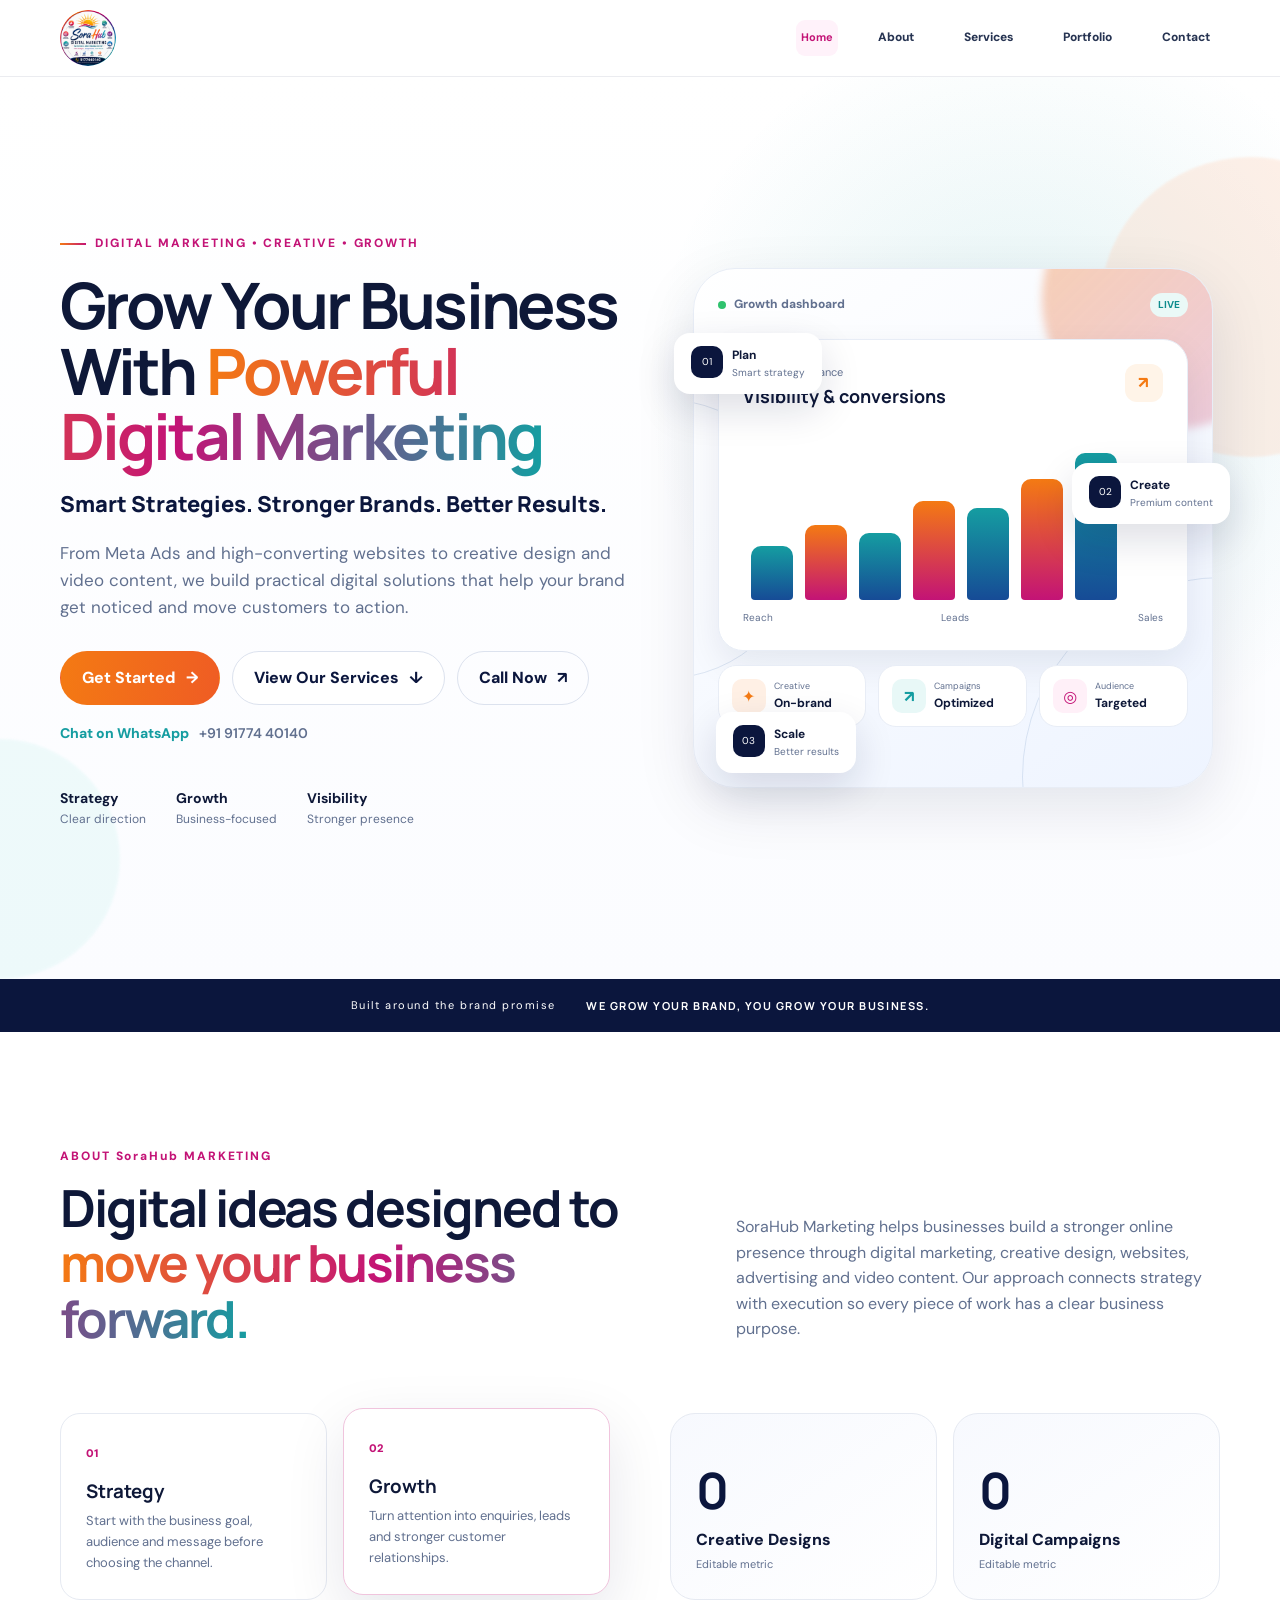
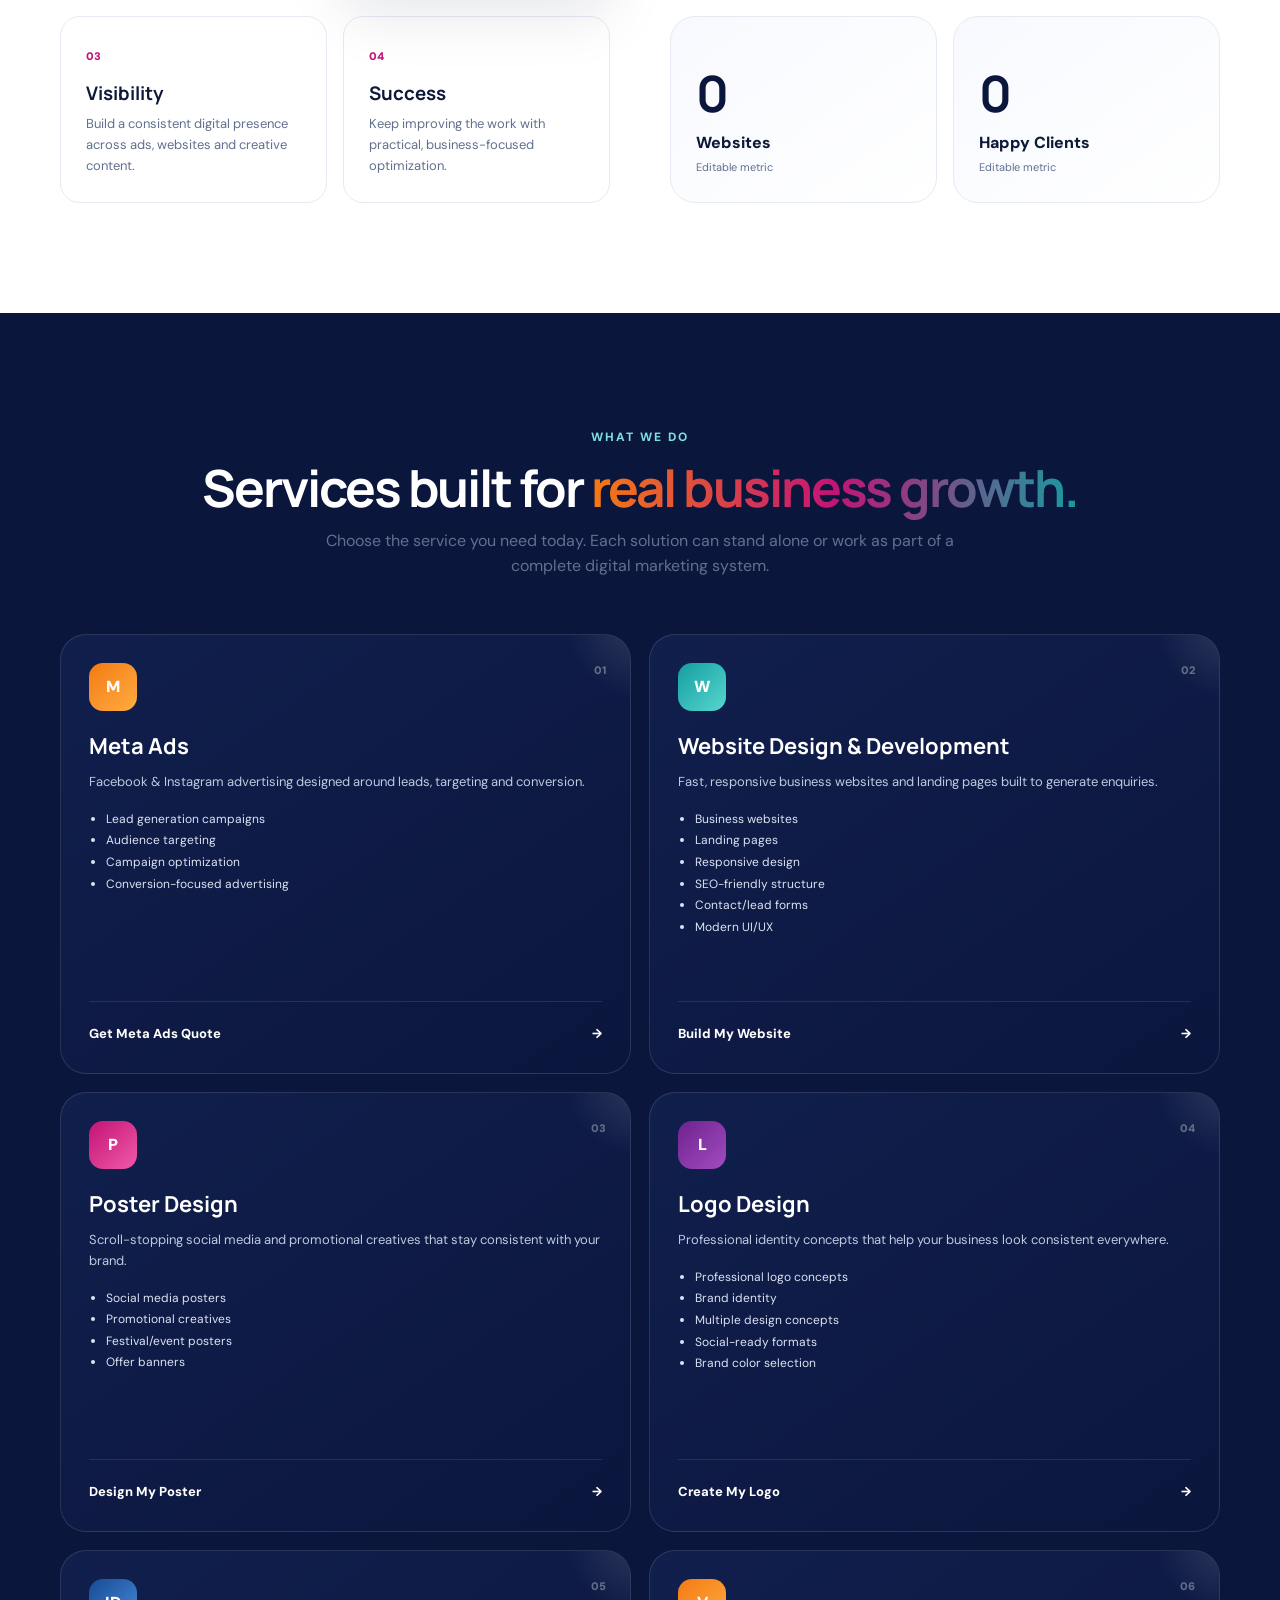
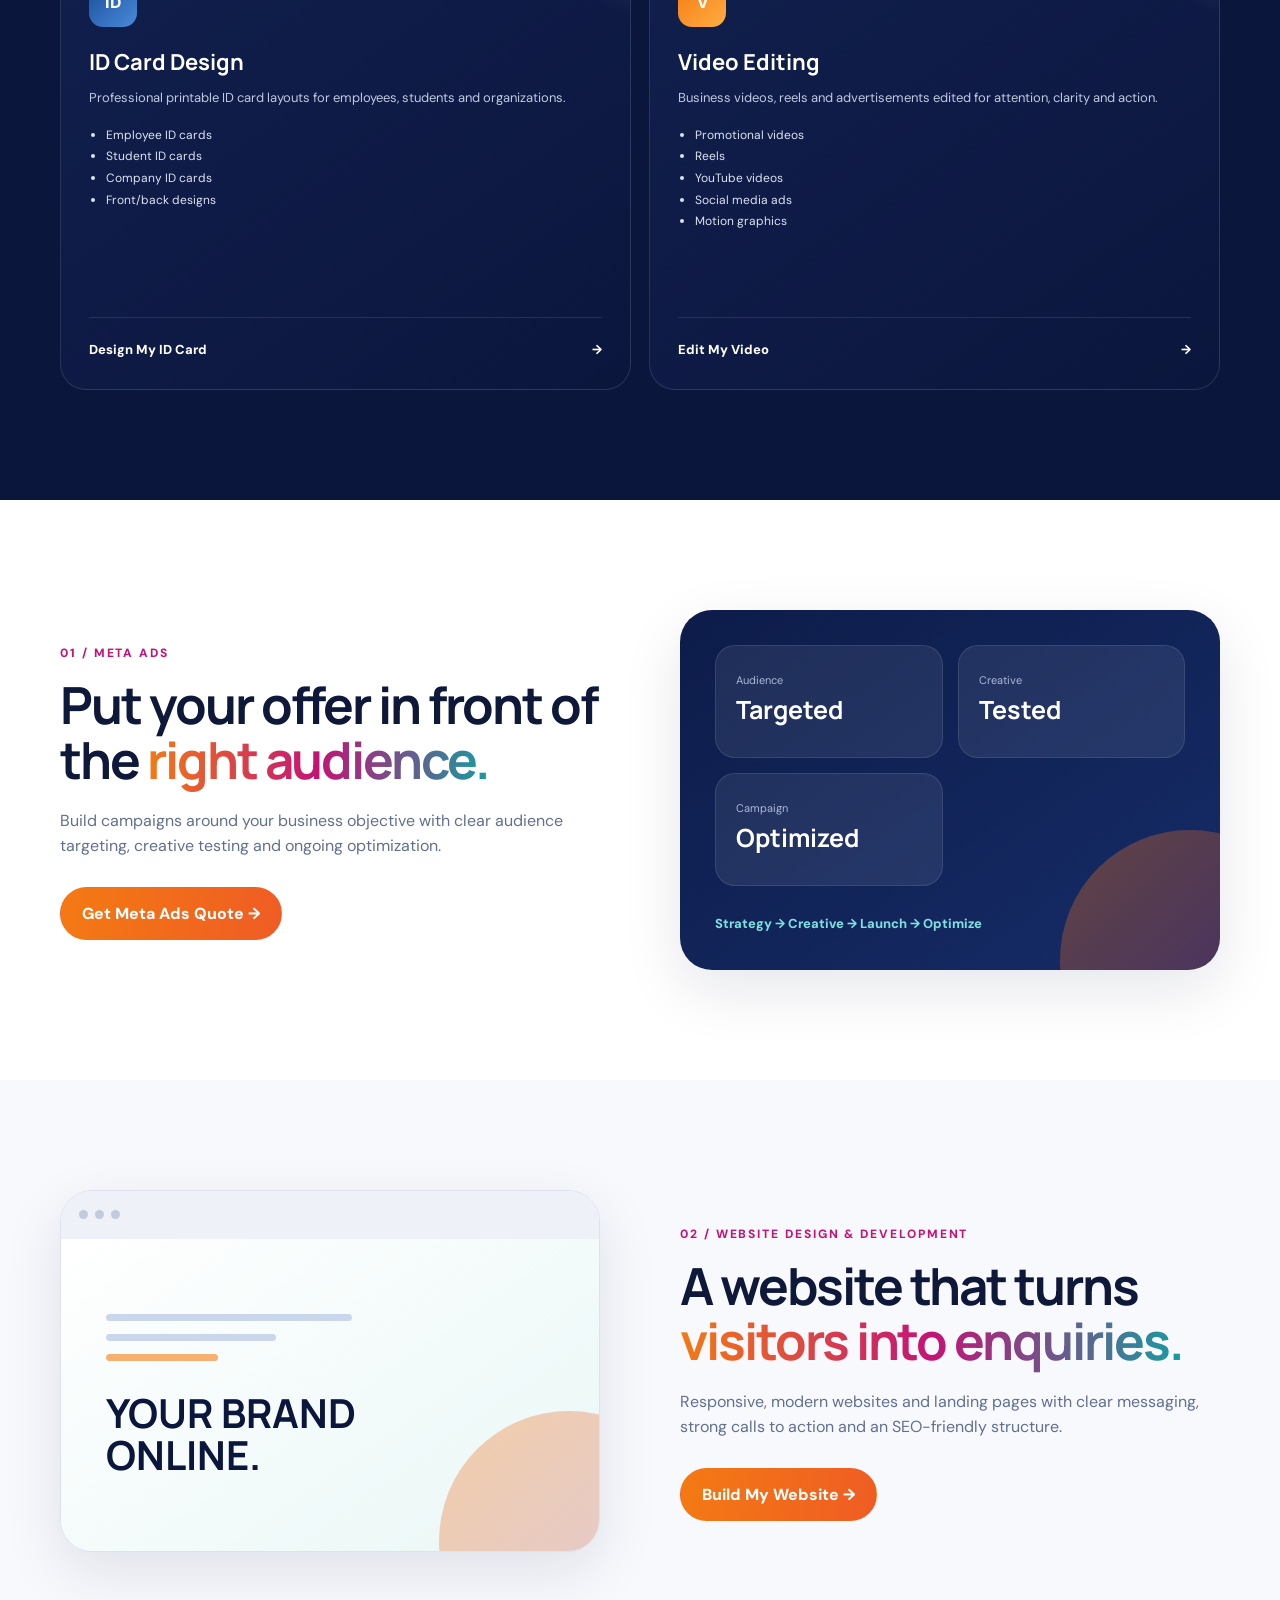
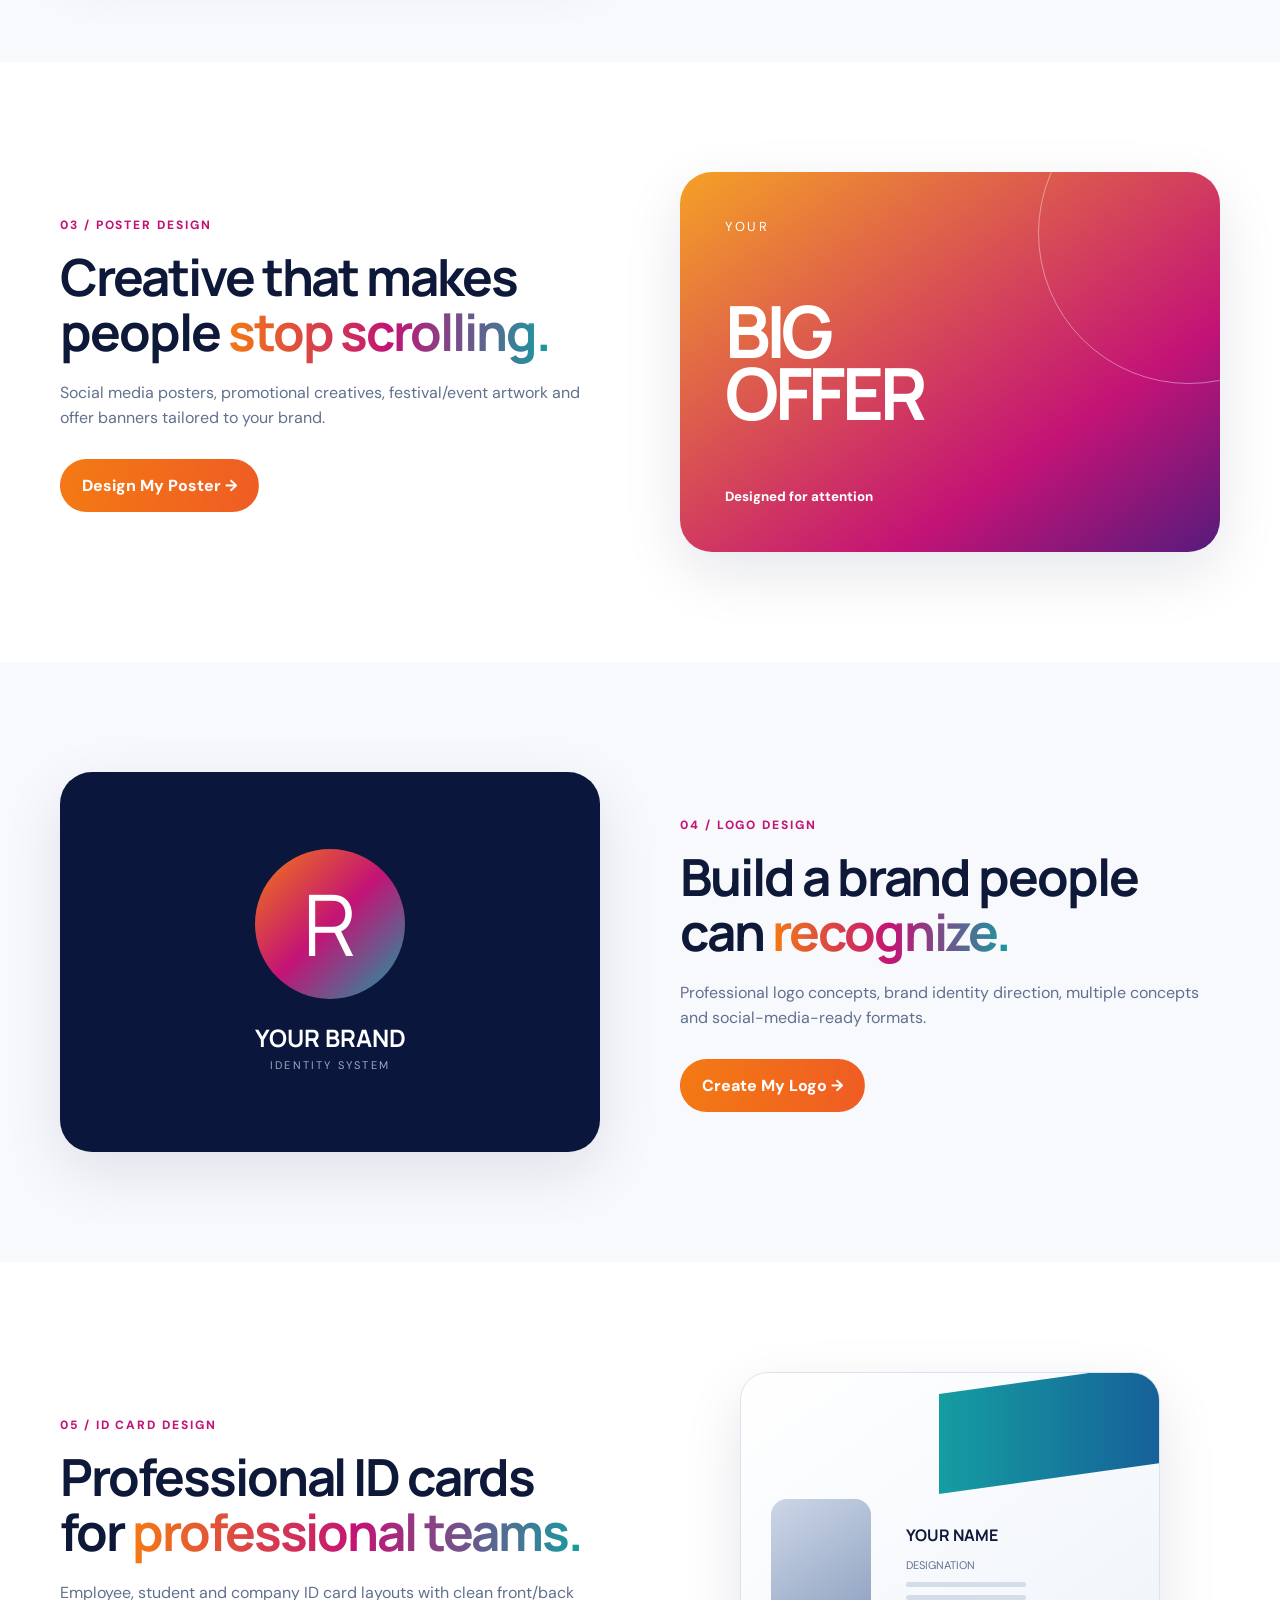
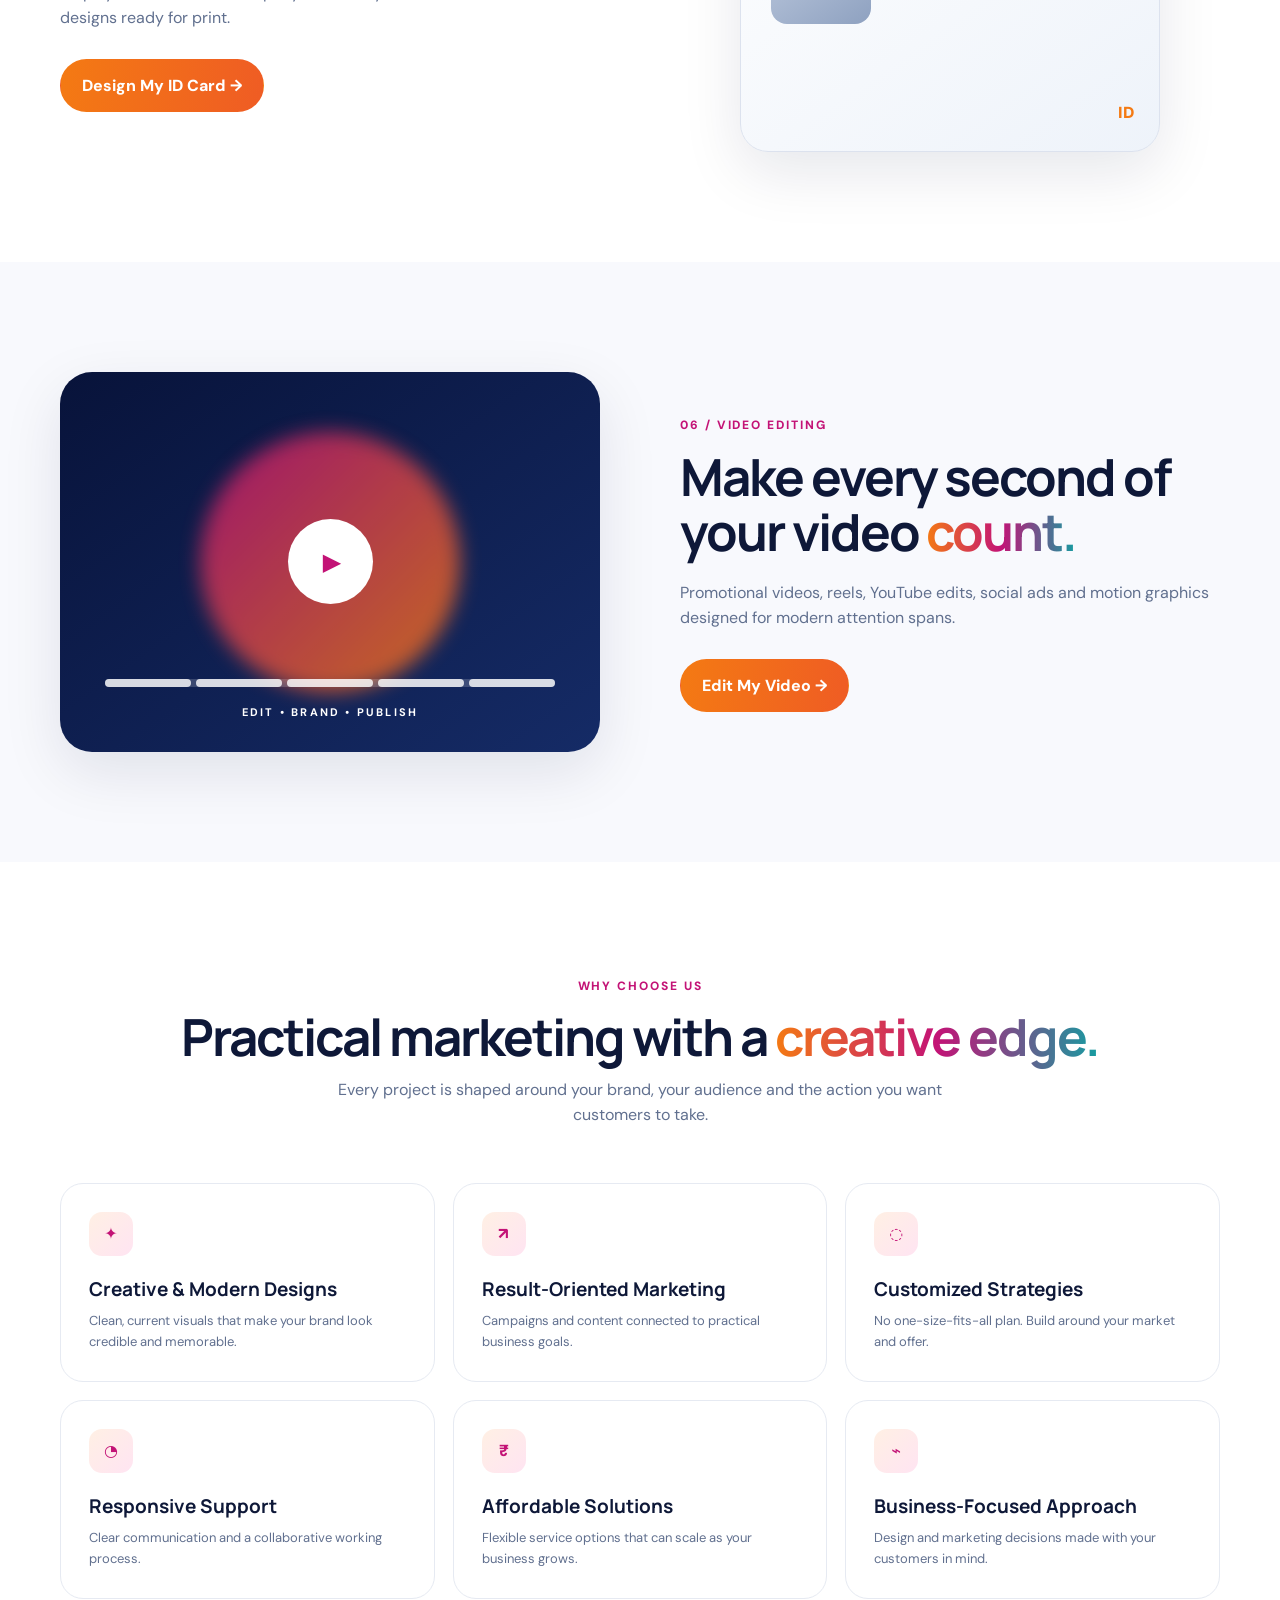
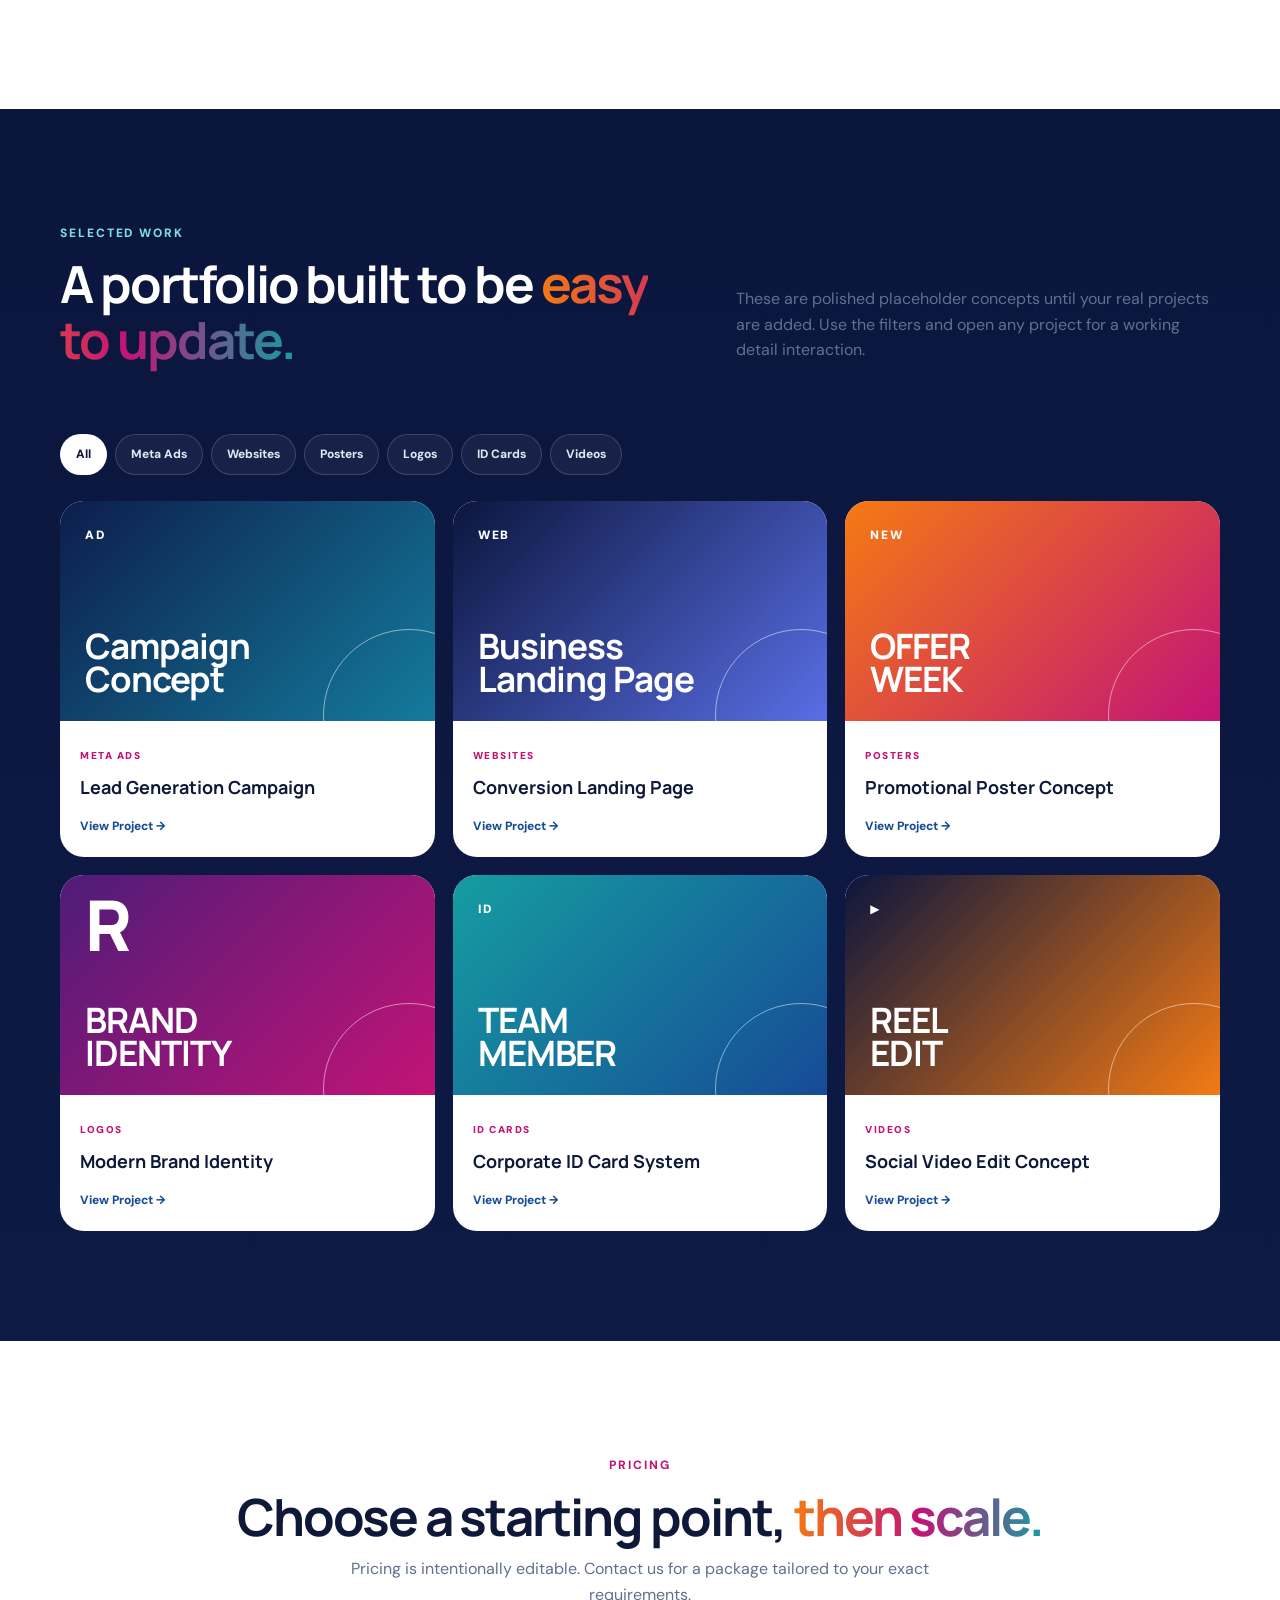
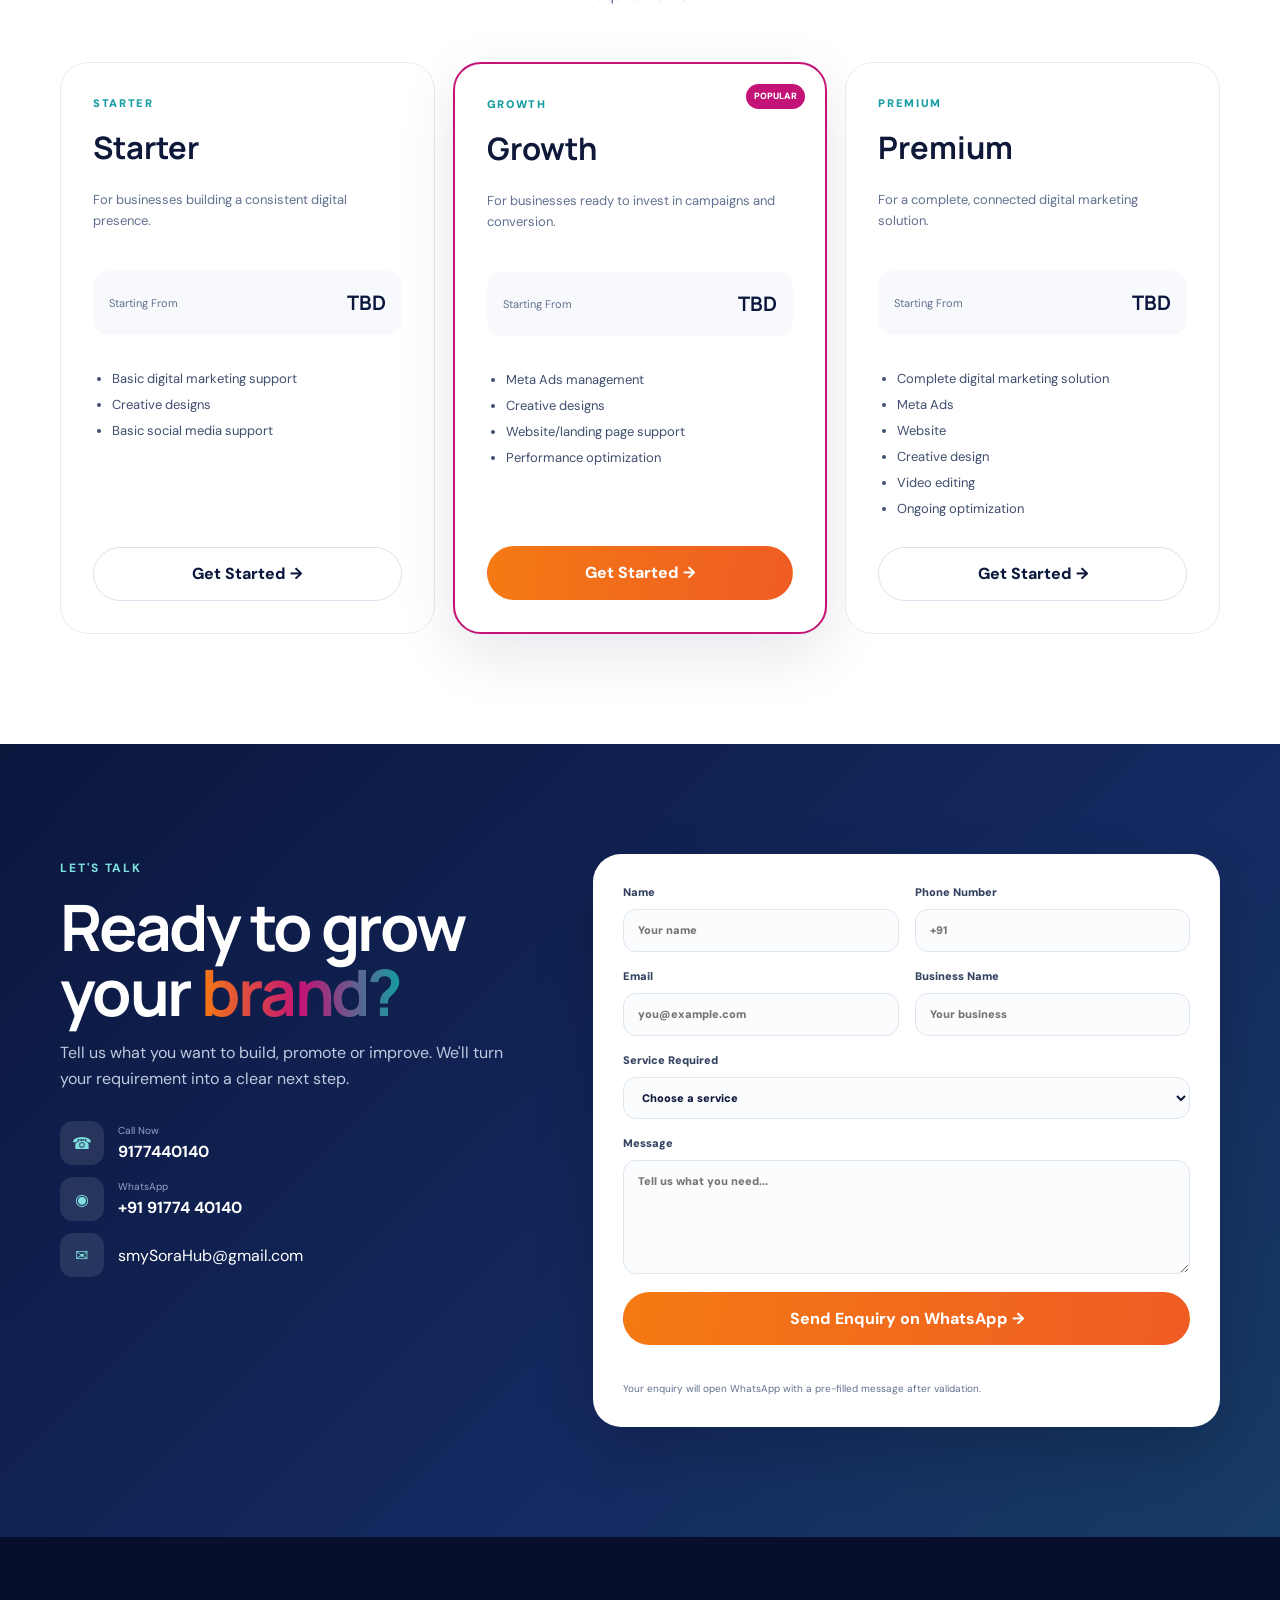
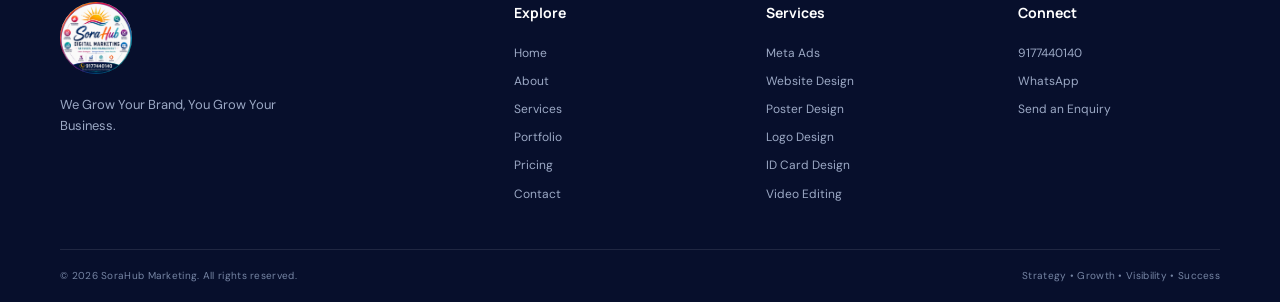
<file: index.html>
<!doctype html>
<html lang="en">
<head>
  <meta charset="utf-8">
  <meta name="viewport" content="width=device-width, initial-scale=1">
  <title>SoraHub Marketing | Meta Ads, Websites & Creative Design</title>
  <meta name="description" content="SoraHub Marketing provides Meta Ads, website design, poster design, logo design, ID card design, and professional video editing services to help businesses grow online.">
  <meta name="keywords" content="SoraHub Marketing, Meta Ads, Facebook Ads, Instagram Ads, website design, poster design, logo design, ID card design, video editing, digital marketing">
  <meta name="author" content="SoraHub Marketing">
  <meta name="theme-color" content="#0b163d">
  <meta property="og:type" content="website">
  <meta property="og:title" content="SoraHub Marketing | Grow Your Business">
  <meta property="og:description" content="Smart Strategies. Stronger Brands. Better Results.">
  <meta property="og:image" content="assets/SoraHub-digital-marketing-logo.png">
  <meta property="og:site_name" content="SoraHub Marketing">
  <meta name="twitter:card" content="summary_large_image">
  <meta name="twitter:title" content="SoraHub Marketing | Grow Your Business">
  <meta name="twitter:description" content="Digital marketing, creative design, websites, advertising and video content.">
  <link rel="icon" href="assets/SoraHub-digital-marketing-logo.png" type="image/jpeg">
  <link rel="preconnect" href="https://fonts.googleapis.com">
  <link rel="preconnect" href="https://fonts.gstatic.com" crossorigin>
  <link href="https://fonts.googleapis.com/css2?family=DM+Sans:wght@400;500;600;700&family=Manrope:wght@600;700;800&display=swap" rel="stylesheet">
  <link rel="stylesheet" href="styles.css">
  <script type="application/ld+json">
  {
    "@context": "https://schema.org",
    "@type": "ProfessionalService",
    "name": "SoraHub Marketing",
    "description": "Digital marketing, creative design, websites, advertising and video content services.",
    "telephone": "+919177440140",
    "areaServed": "India",
    "serviceType": [
      "Meta Ads",
      "Website Design & Development",
      "Poster Design",
      "Logo Design",
      "ID Card Design",
      "Video Editing"
    ]
  }
  </script>
</head>
<body>
  <a class="skip-link" href="#home">Skip to content</a>

  <header class="site-header" id="siteHeader">
    <div class="container nav-wrap">
      <a class="brand" href="#home" aria-label="SoraHub Marketing home">
        <img src="assets/SoraHub-digital-marketing-logo.png" alt="SoraHub Marketing official logo">
      </a>
      <button class="menu-toggle" type="button" aria-label="Open navigation menu" aria-expanded="false" aria-controls="primaryNav">
        <span></span><span></span><span></span>
      </button>
      <nav class="primary-nav" id="primaryNav" aria-label="Primary navigation">
<a href="#home">Home</a>
<div class="nav-dropdown"><button class="nav-dropdown-toggle" type="button" aria-expanded="false">About</button><div class="dropdown-menu"><a href="#about">About Us</a><a href="#why-us">Why Choose Us</a></div></div>
<div class="nav-dropdown"><button class="nav-dropdown-toggle" type="button" aria-expanded="false">Services</button><div class="dropdown-menu"><a href="#services">All Services</a><a href="#meta-ads">Meta Ads</a><a href="#website-design">Website Design &amp; Development</a><a href="#poster-design">Poster Design</a><a href="#logo-design">Logo Design</a><a href="#id-card-design">ID Card Design</a><a href="#video-editing">Video Editing</a></div></div>
<div class="nav-dropdown"><button class="nav-dropdown-toggle" type="button" aria-expanded="false">Portfolio</button><div class="dropdown-menu"><a href="#portfolio">All Projects</a><a href="#portfolio" data-portfolio-filter="meta">Meta Ads</a><a href="#portfolio" data-portfolio-filter="websites">Websites</a><a href="#portfolio" data-portfolio-filter="posters">Posters</a><a href="#portfolio" data-portfolio-filter="logos">Logos</a><a href="#portfolio" data-portfolio-filter="id-cards">ID Cards</a><a href="#portfolio" data-portfolio-filter="videos">Videos</a></div></div>
<div class="nav-dropdown"><button class="nav-dropdown-toggle" type="button" aria-expanded="false">Contact</button><div class="dropdown-menu dropdown-right"><a href="#contact">Contact Us</a><a href="#pricing">Pricing</a><a href="tel:+919177440140">Call Now</a><a href="https://wa.me/919177440140" target="_blank" rel="noopener noreferrer">WhatsApp</a></div></div>
</nav>
      <a class="nav-call" href="tel:+919177440140">Call Now</a>
    </div>
  </header>

  <main>
    <section class="hero section" id="home">
      <div class="hero-orb orb-one"></div>
      <div class="hero-orb orb-two"></div>
      <div class="container hero-grid">
        <div class="hero-copy reveal">
          <div class="eyebrow"><span></span> DIGITAL MARKETING • CREATIVE • GROWTH</div>
          <h1>Grow Your Business With <em>Powerful Digital Marketing</em></h1>
          <p class="hero-lead">Smart Strategies. Stronger Brands. Better Results.</p>
          <p class="hero-text">From Meta Ads and high-converting websites to creative design and video content, we build practical digital solutions that help your brand get noticed and move customers to action.</p>
          <div class="hero-actions">
            <a class="btn btn-primary" href="#contact">Get Started <span>→</span></a>
            <a class="btn btn-secondary" href="#services">View Our Services <span>↓</span></a>
            <a class="btn btn-ghost" href="tel:+919177440140">Call Now <span>↗</span></a>
          </div>
          <a class="whatsapp-link" href="https://wa.me/919177440140" target="_blank" rel="noopener noreferrer">Chat on WhatsApp <span>+91 91774 40140</span></a>
          <div class="hero-trust">
            <div><strong>Strategy</strong><span>Clear direction</span></div>
            <div><strong>Growth</strong><span>Business-focused</span></div>
            <div><strong>Visibility</strong><span>Stronger presence</span></div>
          </div>
        </div>
        <div class="hero-visual reveal">
          <div class="visual-frame">
            <div class="visual-top">
              <span class="status-dot"></span>
              <span>Growth dashboard</span>
              <span class="visual-chip">LIVE</span>
            </div>
            <div class="chart-card">
              <div class="chart-heading">
                <div><small>Digital performance</small><strong>Visibility &amp; conversions</strong></div>
                <span>↗</span>
              </div>
              <div class="bars" aria-hidden="true">
                <i style="height:34%"></i><i style="height:47%"></i><i style="height:42%"></i><i style="height:62%"></i><i style="height:58%"></i><i style="height:76%"></i><i style="height:92%"></i>
              </div>
              <div class="chart-labels"><span>Reach</span><span>Leads</span><span>Sales</span></div>
            </div>
            <div class="mini-cards">
              <div><span class="mini-icon orange">✦</span><small>Creative</small><strong>On-brand</strong></div>
              <div><span class="mini-icon teal">↗</span><small>Campaigns</small><strong>Optimized</strong></div>
              <div><span class="mini-icon magenta">◎</span><small>Audience</small><strong>Targeted</strong></div>
            </div>
            <div class="visual-ring ring-a"></div>
            <div class="visual-ring ring-b"></div>
          </div>
          <div class="floating-note note-one"><span>01</span><b>Plan</b><small>Smart strategy</small></div>
          <div class="floating-note note-two"><span>02</span><b>Create</b><small>Premium content</small></div>
          <div class="floating-note note-three"><span>03</span><b>Scale</b><small>Better results</small></div>
        </div>
      </div>
    </section>

    <section class="logo-strip">
      <div class="container logo-strip-inner">
        <span>Built around the brand promise</span>
        <strong>WE GROW YOUR BRAND, YOU GROW YOUR BUSINESS.</strong>
      </div>
    </section>

    <section class="section section-light" id="about">
      <div class="container">
        <div class="section-heading split reveal">
          <div>
            <span class="kicker">ABOUT SoraHub MARKETING</span>
            <h2>Digital ideas designed to <em>move your business forward.</em></h2>
          </div>
          <p>SoraHub Marketing helps businesses build a stronger online presence through digital marketing, creative design, websites, advertising and video content. Our approach connects strategy with execution so every piece of work has a clear business purpose.</p>
        </div>
        <div class="about-grid">
          <div class="about-story reveal">
            <div class="story-card">
              <span class="story-number">01</span>
              <h3>Strategy</h3>
              <p>Start with the business goal, audience and message before choosing the channel.</p>
            </div>
            <div class="story-card active">
              <span class="story-number">02</span>
              <h3>Growth</h3>
              <p>Turn attention into enquiries, leads and stronger customer relationships.</p>
            </div>
            <div class="story-card">
              <span class="story-number">03</span>
              <h3>Visibility</h3>
              <p>Build a consistent digital presence across ads, websites and creative content.</p>
            </div>
            <div class="story-card">
              <span class="story-number">04</span>
              <h3>Success</h3>
              <p>Keep improving the work with practical, business-focused optimization.</p>
            </div>
          </div>
          <div class="stats-grid reveal">
            <div class="stat-card"><strong data-count="0">0</strong><span>Creative Designs</span><small>Editable metric</small></div>
            <div class="stat-card"><strong data-count="0">0</strong><span>Digital Campaigns</span><small>Editable metric</small></div>
            <div class="stat-card"><strong data-count="0">0</strong><span>Websites</span><small>Editable metric</small></div>
            <div class="stat-card"><strong data-count="0">0</strong><span>Happy Clients</span><small>Editable metric</small></div>
          </div>
        </div>
      </div>
    </section>

    <section class="section section-navy" id="services">
      <div class="container">
        <div class="section-heading centered reveal">
          <span class="kicker light">WHAT WE DO</span>
          <h2>Services built for <em>real business growth.</em></h2>
          <p>Choose the service you need today. Each solution can stand alone or work as part of a complete digital marketing system.</p>
        </div>
        <div class="service-grid">
          <article class="service-card reveal">
            <div class="service-icon orange">M</div><span class="service-index">01</span>
            <h3>Meta Ads</h3><p>Facebook &amp; Instagram advertising designed around leads, targeting and conversion.</p>
            <ul><li>Lead generation campaigns</li><li>Audience targeting</li><li>Campaign optimization</li><li>Conversion-focused advertising</li></ul>
            <a class="card-link" href="#meta-ads" data-service="Meta Ads">Get Meta Ads Quote <span>→</span></a>
          </article>
          <article class="service-card reveal">
            <div class="service-icon teal">W</div><span class="service-index">02</span>
            <h3>Website Design &amp; Development</h3><p>Fast, responsive business websites and landing pages built to generate enquiries.</p>
            <ul><li>Business websites</li><li>Landing pages</li><li>Responsive design</li><li>SEO-friendly structure</li><li>Contact/lead forms</li><li>Modern UI/UX</li></ul>
            <a class="card-link" href="#website-design" data-service="Website Design & Development">Build My Website <span>→</span></a>
          </article>
          <article class="service-card reveal">
            <div class="service-icon magenta">P</div><span class="service-index">03</span>
            <h3>Poster Design</h3><p>Scroll-stopping social media and promotional creatives that stay consistent with your brand.</p>
            <ul><li>Social media posters</li><li>Promotional creatives</li><li>Festival/event posters</li><li>Offer banners</li></ul>
            <a class="card-link" href="#poster-design" data-service="Poster Design">Design My Poster <span>→</span></a>
          </article>
          <article class="service-card reveal">
            <div class="service-icon purple">L</div><span class="service-index">04</span>
            <h3>Logo Design</h3><p>Professional identity concepts that help your business look consistent everywhere.</p>
            <ul><li>Professional logo concepts</li><li>Brand identity</li><li>Multiple design concepts</li><li>Social-ready formats</li><li>Brand color selection</li></ul>
            <a class="card-link" href="#logo-design" data-service="Logo Design">Create My Logo <span>→</span></a>
          </article>
          <article class="service-card reveal">
            <div class="service-icon blue">ID</div><span class="service-index">05</span>
            <h3>ID Card Design</h3><p>Professional printable ID card layouts for employees, students and organizations.</p>
            <ul><li>Employee ID cards</li><li>Student ID cards</li><li>Company ID cards</li><li>Front/back designs</li></ul>
            <a class="card-link" href="#id-card-design" data-service="ID Card Design">Design My ID Card <span>→</span></a>
          </article>
          <article class="service-card reveal">
            <div class="service-icon orange">V</div><span class="service-index">06</span>
            <h3>Video Editing</h3><p>Business videos, reels and advertisements edited for attention, clarity and action.</p>
            <ul><li>Promotional videos</li><li>Reels</li><li>YouTube videos</li><li>Social media ads</li><li>Motion graphics</li></ul>
            <a class="card-link" href="#video-editing" data-service="Video Editing">Edit My Video <span>→</span></a>
          </article>
        </div>
      </div>
    </section>

    <section class="section detail-section" id="meta-ads">
      <div class="container detail-grid">
        <div class="detail-copy reveal"><span class="kicker">01 / META ADS</span><h2>Put your offer in front of the <em>right audience.</em></h2><p>Build campaigns around your business objective with clear audience targeting, creative testing and ongoing optimization.</p><a class="btn btn-primary" href="#contact" data-service="Meta Ads">Get Meta Ads Quote →</a></div>
        <div class="detail-panel reveal"><div class="metric"><span>Audience</span><strong>Targeted</strong></div><div class="metric"><span>Creative</span><strong>Tested</strong></div><div class="metric"><span>Campaign</span><strong>Optimized</strong></div><div class="panel-note">Strategy → Creative → Launch → Optimize</div></div>
      </div>
    </section>

    <section class="section detail-section alt" id="website-design">
      <div class="container detail-grid reverse">
        <div class="detail-copy reveal"><span class="kicker">02 / WEBSITE DESIGN &amp; DEVELOPMENT</span><h2>A website that turns <em>visitors into enquiries.</em></h2><p>Responsive, modern websites and landing pages with clear messaging, strong calls to action and an SEO-friendly structure.</p><a class="btn btn-primary" href="#contact" data-service="Website Design & Development">Build My Website →</a></div>
        <div class="detail-panel website-panel reveal"><div class="browser-bar"><i></i><i></i><i></i></div><div class="browser-content"><span></span><span></span><span></span><b>YOUR BRAND<br>ONLINE.</b></div></div>
      </div>
    </section>

    <section class="section detail-section" id="poster-design">
      <div class="container detail-grid">
        <div class="detail-copy reveal"><span class="kicker">03 / POSTER DESIGN</span><h2>Creative that makes people <em>stop scrolling.</em></h2><p>Social media posters, promotional creatives, festival/event artwork and offer banners tailored to your brand.</p><a class="btn btn-primary" href="#contact" data-service="Poster Design">Design My Poster →</a></div>
        <div class="creative-mock poster-mock reveal"><span>YOUR</span><strong>BIG<br>OFFER</strong><small>Designed for attention</small></div>
      </div>
    </section>

    <section class="section detail-section alt" id="logo-design">
      <div class="container detail-grid reverse">
        <div class="detail-copy reveal"><span class="kicker">04 / LOGO DESIGN</span><h2>Build a brand people can <em>recognize.</em></h2><p>Professional logo concepts, brand identity direction, multiple concepts and social-media-ready formats.</p><a class="btn btn-primary" href="#contact" data-service="Logo Design">Create My Logo →</a></div>
        <div class="identity-mock reveal"><div class="identity-circle">R</div><strong>YOUR BRAND</strong><span>IDENTITY SYSTEM</span></div>
      </div>
    </section>

    <section class="section detail-section" id="id-card-design">
      <div class="container detail-grid">
        <div class="detail-copy reveal"><span class="kicker">05 / ID CARD DESIGN</span><h2>Professional ID cards for <em>professional teams.</em></h2><p>Employee, student and company ID card layouts with clean front/back designs ready for print.</p><a class="btn btn-primary" href="#contact" data-service="ID Card Design">Design My ID Card →</a></div>
        <div class="id-mock reveal"><div class="id-photo"></div><div class="id-lines"><b>YOUR NAME</b><span>DESIGNATION</span><i></i><i></i></div><div class="id-chip">ID</div></div>
      </div>
    </section>

    <section class="section detail-section alt" id="video-editing">
      <div class="container detail-grid reverse">
        <div class="detail-copy reveal"><span class="kicker">06 / VIDEO EDITING</span><h2>Make every second of your video <em>count.</em></h2><p>Promotional videos, reels, YouTube edits, social ads and motion graphics designed for modern attention spans.</p><a class="btn btn-primary" href="#contact" data-service="Video Editing">Edit My Video →</a></div>
        <div class="video-mock reveal"><span class="play">▶</span><div class="timeline"><i></i><i></i><i></i><i></i><i></i></div><b>EDIT • BRAND • PUBLISH</b></div>
      </div>
    </section>

    <section class="section section-light" id="why-us">
      <div class="container">
        <div class="section-heading centered reveal"><span class="kicker">WHY CHOOSE US</span><h2>Practical marketing with a <em>creative edge.</em></h2><p>Every project is shaped around your brand, your audience and the action you want customers to take.</p></div>
        <div class="why-grid">
          <div class="why-card reveal"><span>✦</span><h3>Creative &amp; Modern Designs</h3><p>Clean, current visuals that make your brand look credible and memorable.</p></div>
          <div class="why-card reveal"><span>↗</span><h3>Result-Oriented Marketing</h3><p>Campaigns and content connected to practical business goals.</p></div>
          <div class="why-card reveal"><span>◌</span><h3>Customized Strategies</h3><p>No one-size-fits-all plan. Build around your market and offer.</p></div>
          <div class="why-card reveal"><span>◔</span><h3>Responsive Support</h3><p>Clear communication and a collaborative working process.</p></div>
          <div class="why-card reveal"><span>₹</span><h3>Affordable Solutions</h3><p>Flexible service options that can scale as your business grows.</p></div>
          <div class="why-card reveal"><span>⌁</span><h3>Business-Focused Approach</h3><p>Design and marketing decisions made with your customers in mind.</p></div>
        </div>
      </div>
    </section>

    <section class="section section-navy portfolio-section" id="portfolio">
      <div class="container">
        <div class="section-heading split reveal"><div><span class="kicker light">SELECTED WORK</span><h2>A portfolio built to be <em>easy to update.</em></h2></div><p>These are polished placeholder concepts until your real projects are added. Use the filters and open any project for a working detail interaction.</p></div>
        <div class="filters reveal" role="tablist" aria-label="Portfolio filters">
          <button class="filter-btn active" type="button" data-filter="all">All</button>
          <button class="filter-btn" type="button" data-filter="meta">Meta Ads</button>
          <button class="filter-btn" type="button" data-filter="websites">Websites</button>
          <button class="filter-btn" type="button" data-filter="posters">Posters</button>
          <button class="filter-btn" type="button" data-filter="logos">Logos</button>
          <button class="filter-btn" type="button" data-filter="id-cards">ID Cards</button>
          <button class="filter-btn" type="button" data-filter="videos">Videos</button>
        </div>
        <div class="portfolio-grid">
          <article class="portfolio-item reveal" data-category="meta"><div class="portfolio-art art-meta"><span>AD</span><strong>Campaign<br>Concept</strong></div><div class="portfolio-info"><span>Meta Ads</span><h3>Lead Generation Campaign</h3><button class="text-button project-btn" type="button" data-project="Lead Generation Campaign">View Project →</button></div></article>
          <article class="portfolio-item reveal" data-category="websites"><div class="portfolio-art art-web"><span>WEB</span><strong>Business<br>Landing Page</strong></div><div class="portfolio-info"><span>Websites</span><h3>Conversion Landing Page</h3><button class="text-button project-btn" type="button" data-project="Conversion Landing Page">View Project →</button></div></article>
          <article class="portfolio-item reveal" data-category="posters"><div class="portfolio-art art-poster"><span>NEW</span><strong>OFFER<br>WEEK</strong></div><div class="portfolio-info"><span>Posters</span><h3>Promotional Poster Concept</h3><button class="text-button project-btn" type="button" data-project="Promotional Poster Concept">View Project →</button></div></article>
          <article class="portfolio-item reveal" data-category="logos"><div class="portfolio-art art-logo"><span>R</span><strong>BRAND<br>IDENTITY</strong></div><div class="portfolio-info"><span>Logos</span><h3>Modern Brand Identity</h3><button class="text-button project-btn" type="button" data-project="Modern Brand Identity">View Project →</button></div></article>
          <article class="portfolio-item reveal" data-category="id-cards"><div class="portfolio-art art-id"><span>ID</span><strong>TEAM<br>MEMBER</strong></div><div class="portfolio-info"><span>ID Cards</span><h3>Corporate ID Card System</h3><button class="text-button project-btn" type="button" data-project="Corporate ID Card System">View Project →</button></div></article>
          <article class="portfolio-item reveal" data-category="videos"><div class="portfolio-art art-video"><span>▶</span><strong>REEL<br>EDIT</strong></div><div class="portfolio-info"><span>Videos</span><h3>Social Video Edit Concept</h3><button class="text-button project-btn" type="button" data-project="Social Video Edit Concept">View Project →</button></div></article>
        </div>
      </div>
    </section>

    <section class="section section-light" id="pricing">
      <div class="container">
        <div class="section-heading centered reveal"><span class="kicker">PRICING</span><h2>Choose a starting point, <em>then scale.</em></h2><p>Pricing is intentionally editable. Contact us for a package tailored to your exact requirements.</p></div>
        <div class="pricing-grid">
          <article class="price-card reveal"><span class="price-label">STARTER</span><h3>Starter</h3><p>For businesses building a consistent digital presence.</p><div class="starting">Starting From 
            <!-- <strong>₹ —</strong> -->
             <strong>TBD</strong>
          </div><ul><li>Basic digital marketing support</li><li>Creative designs</li><li>Basic social media support</li></ul><a class="btn btn-secondary full" href="#contact" data-service="Starter Package">Get Started →</a></article>
          <article class="price-card featured reveal"><div class="popular">POPULAR</div><span class="price-label">GROWTH</span><h3>Growth</h3><p>For businesses ready to invest in campaigns and conversion.</p><div class="starting">Starting From <strong>TBD</strong></div><ul><li>Meta Ads management</li><li>Creative designs</li><li>Website/landing page support</li><li>Performance optimization</li></ul><a class="btn btn-primary full" href="#contact" data-service="Growth Package">Get Started →</a></article>
          <article class="price-card reveal"><span class="price-label">PREMIUM</span><h3>Premium</h3><p>For a complete, connected digital marketing solution.</p><div class="starting">Starting From <strong>TBD</strong></div><ul><li>Complete digital marketing solution</li><li>Meta Ads</li><li>Website</li><li>Creative design</li><li>Video editing</li><li>Ongoing optimization</li></ul><a class="btn btn-secondary full" href="#contact" data-service="Premium Package">Get Started →</a></article>
        </div>
      </div>
    </section>

    <section class="section contact-section" id="contact">
      <div class="container contact-grid">
        <div class="contact-copy reveal"><span class="kicker light">LET'S TALK</span><h2>Ready to grow your <em>brand?</em></h2><p>Tell us what you want to build, promote or improve. We'll turn your requirement into a clear next step.</p>
          <div class="contact-actions">
            <a href="tel:+919177440140" class="contact-line"><span>☎</span><div><small>Call Now</small><strong>9177440140</strong></div></a>
            <a href="https://wa.me/919177440140" target="_blank" rel="noopener noreferrer" class="contact-line"><span>◉</span><div><small>WhatsApp</small><strong>+91 91774 40140</strong></div></a>
          <div class="contact-line"><span>✉</span>smySoraHub@gmail.com</div>
        </div>
          </div>
        <form class="contact-form reveal" id="contactForm" novalidate>
          <div class="form-grid">
            <label>Name<input type="text" name="name" autocomplete="name" required placeholder="Your name"></label>
            <label>Phone Number<input type="tel" name="phone" inputmode="tel" autocomplete="tel" required placeholder="+91"></label>
            <label>Email<input type="email" name="email" autocomplete="email" required placeholder="you@example.com"></label>
            <label>Business Name<input type="text" name="business" autocomplete="organization" required placeholder="Your business"></label>
            <label class="full-field">Service Required<select name="service" id="serviceSelect" required><option value="">Choose a service</option><option>Meta Ads</option><option>Website Design &amp; Development</option><option>Poster Design</option><option>Logo Design</option><option>ID Card Design</option><option>Video Editing</option><option>Starter Package</option><option>Growth Package</option><option>Premium Package</option><option>Other</option></select></label>
            <label class="full-field">Message<textarea name="message" rows="5" required placeholder="Tell us what you need..."></textarea></label>
          </div>
          <button class="btn btn-primary full" type="submit">Send Enquiry on WhatsApp →</button>
          <p class="form-status" id="formStatus" role="status" aria-live="polite"></p>
          <p class="form-helper">Your enquiry will open WhatsApp with a pre-filled message after validation.</p>
        </form>
      </div>
    </section>
  </main>

  <footer class="site-footer">
    <div class="container footer-top">
      <div class="footer-brand"><a class="brand" href="#home"><img src="assets/SoraHub-digital-marketing-logo.png" alt="SoraHub Marketing logo"></a><p>We Grow Your Brand, You Grow Your Business.</p></div>
      <div class="footer-col"><h3>Explore</h3><a href="#home">Home</a><a href="#about">About</a><a href="#services">Services</a><a href="#portfolio">Portfolio</a><a href="#pricing">Pricing</a><a href="#contact">Contact</a></div>
      <div class="footer-col"><h3>Services</h3><a href="#meta-ads">Meta Ads</a><a href="#website-design">Website Design</a><a href="#poster-design">Poster Design</a><a href="#logo-design">Logo Design</a><a href="#id-card-design">ID Card Design</a><a href="#video-editing">Video Editing</a></div>
      <div class="footer-col"><h3>Connect</h3><a href="tel:+919177440140">9177440140</a><a href="https://wa.me/919177440140" target="_blank" rel="noopener noreferrer">WhatsApp</a><a href="#contact">Send an Enquiry</a></div>
    </div>
    <div class="container footer-bottom"><span>© <span id="year"></span> SoraHub Marketing. All rights reserved.</span><span>Strategy • Growth • Visibility • Success</span></div>
  </footer>

  <div class="modal" id="projectModal" aria-hidden="true" role="dialog" aria-modal="true" aria-labelledby="modalTitle">
    <div class="modal-backdrop" data-close-modal></div>
    <div class="modal-card">
      <button class="modal-close" type="button" aria-label="Close project details" data-close-modal>×</button>
      <span class="kicker">PROJECT PREVIEW</span>
      <h2 id="modalTitle">Project</h2>
      <p>This is a replaceable portfolio placeholder. Add your real project image, description, result and case-study link in the portfolio data when your work is ready to publish.</p>
      <a class="btn btn-primary" href="#contact" data-close-modal>Discuss a Similar Project →</a>
    </div>
  </div>

  <script src="script.js" defer></script>
</body>
</html>
</file>
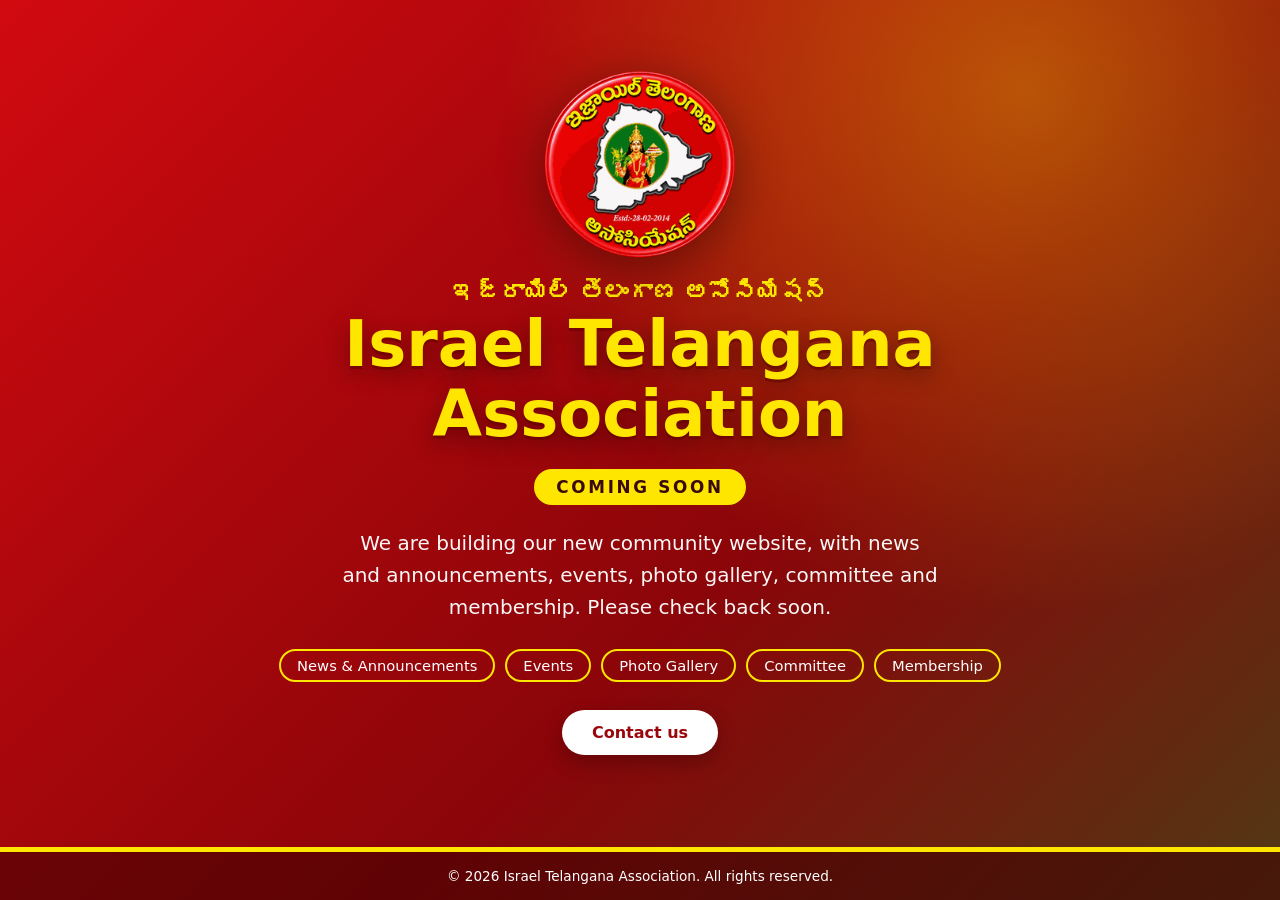
<file: ITA/index.html>
<!doctype html>
<html lang="en">
<head>
<meta charset="utf-8">
<meta name="viewport" content="width=device-width, initial-scale=1">
<title>Israel Telangana Association – Coming Soon</title>
<meta name="description" content="The new website of the Israel Telangana Association is coming soon.">
<meta name="robots" content="noindex, nofollow">
<link rel="icon" type="image/png" href="[data-uri]">
<style>
:root{--red:#d10a10;--red-d:#9b060b;--yellow:#ffe600;--green:#0a7a22;--cream:#fffbe3;--ink:#2b0a0c}
*{box-sizing:border-box}
html,body{height:100%}
body{margin:0;font-family:"Segoe UI","Nirmala UI","Noto Sans Telugu","Gautami",system-ui,-apple-system,Roboto,Helvetica,Arial,sans-serif;color:#fff;background:radial-gradient(circle at 80% 10%,rgba(255,230,0,.35),transparent 40%),linear-gradient(135deg,#d10a10 0%,#8a0509 60%,#0a7a22 150%);min-height:100vh;display:flex;flex-direction:column}
main{flex:1;display:flex;align-items:center;justify-content:center;padding:36px 20px;text-align:center}
.wrap{max-width:760px;width:100%}
.logo{width:clamp(120px,22vw,190px);height:auto;filter:drop-shadow(0 10px 24px rgba(0,0,0,.4));margin:0 auto 18px;display:block}
.te{font-size:clamp(1.1rem,3vw,1.5rem);font-weight:700;color:var(--yellow);margin:0 0 4px}
h1{font-size:clamp(2.1rem,7vw,4rem);line-height:1.08;margin:0;font-weight:800;color:var(--yellow);text-shadow:0 3px 0 rgba(90,0,0,.45),0 8px 22px rgba(0,0,0,.35)}
.tag{display:inline-block;margin:20px 0 8px;background:var(--yellow);color:#3a0b0d;font-weight:800;letter-spacing:.16em;text-transform:uppercase;border-radius:999px;padding:8px 22px;font-size:clamp(.85rem,2.4vw,1.05rem)}
p.lead{font-size:clamp(1rem,2.6vw,1.25rem);line-height:1.6;margin:14px auto 0;max-width:600px;opacity:.97}
.count{display:none;gap:12px;justify-content:center;margin:28px 0 4px;flex-wrap:wrap}
.count.on{display:flex}
.count div{background:rgba(0,0,0,.25);border:1px solid rgba(255,255,255,.25);border-radius:14px;min-width:78px;padding:12px 8px}
.count b{display:block;font-size:clamp(1.6rem,6vw,2.4rem);color:var(--yellow);line-height:1}
.count span{font-size:.72rem;letter-spacing:.12em;text-transform:uppercase;opacity:.9}
.feat{display:flex;gap:10px;justify-content:center;flex-wrap:wrap;margin:26px 0 0;padding:0;list-style:none}
.feat li{border:2px solid var(--yellow);color:#fff;border-radius:999px;padding:6px 16px;font-size:.92rem}
.btn{display:inline-block;margin-top:28px;background:#fff;color:var(--red-d);font-weight:800;text-decoration:none;border-radius:999px;padding:13px 30px;box-shadow:0 8px 20px rgba(0,0,0,.25);transition:transform .15s}
.btn:hover{transform:translateY(-2px)}
.btn:focus-visible{outline:3px solid var(--yellow);outline-offset:3px}
.social{margin-top:22px;display:flex;gap:10px;justify-content:center;flex-wrap:wrap}
.social a{color:var(--yellow);text-decoration:none;border:1px solid rgba(255,230,0,.7);border-radius:999px;padding:5px 15px;font-size:.88rem}
.social a:hover{background:var(--yellow);color:#3a0b0d}
footer{padding:16px 20px;text-align:center;font-size:.85rem;background:rgba(60,0,2,.55);border-top:5px solid var(--yellow)}
@media (prefers-reduced-motion:no-preference){.logo{animation:float 5s ease-in-out infinite}@keyframes float{50%{transform:translateY(-8px)}}}
</style>
</head>
<body>
<main>
<div class="wrap">
<img class="logo" src="[data-uri]" alt="Israel Telangana Association emblem" width="190" height="190">
<p class="te">ఇజ్రాయిల్ తెలంగాణ అసోసియేషన్</p>
<h1>Israel Telangana Association</h1>
<div class="tag">Coming Soon</div>
<p class="lead">We are building our new community website, with news and announcements, events, photo gallery, committee and membership. Please check back soon.</p>

<div class="count" id="count" aria-live="off">
<div><b id="d">0</b><span>Days</span></div><div><b id="h">0</b><span>Hours</span></div><div><b id="m">0</b><span>Minutes</span></div><div><b id="s">0</b><span>Seconds</span></div>
</div>

<ul class="feat"><li>News &amp; Announcements</li><li>Events</li><li>Photo Gallery</li><li>Committee</li><li>Membership</li></ul>

<a class="btn" id="mail" href="mailto:info@example.com">Contact us</a>

<div class="social" id="social"></div>
</div>
</main>
<footer>&copy; <span id="yr">2026</span> Israel Telangana Association. All rights reserved.</footer>

<script>
/* ====== EDIT THESE FEW SETTINGS ====== */
var SETTINGS = {
  email: "info@example.com",          // contact email shown on the button
  launchDate: "",                     // e.g. "2026-12-01T18:00:00+02:00". Leave "" to hide the countdown
  social: {                           // leave "" to hide a link
    Facebook: "",
    Instagram: "",
    YouTube: "",
    WhatsApp: ""
  }
};
/* ===================================== */
(function () {
  document.getElementById("mail").href = "mailto:" + SETTINGS.email;
  document.getElementById("yr").textContent = new Date().getFullYear();
  var box = document.getElementById("social");
  Object.keys(SETTINGS.social).forEach(function (k) {
    if (!SETTINGS.social[k]) return;
    var a = document.createElement("a");
    a.href = SETTINGS.social[k]; a.textContent = k; a.target = "_blank"; a.rel = "noopener";
    box.appendChild(a);
  });
  if (!SETTINGS.launchDate) return;
  var end = new Date(SETTINGS.launchDate).getTime();
  if (isNaN(end)) return;
  var c = document.getElementById("count");
  function tick() {
    var t = end - Date.now();
    if (t <= 0) { c.classList.remove("on"); return; }
    c.classList.add("on");
    document.getElementById("d").textContent = Math.floor(t / 864e5);
    document.getElementById("h").textContent = Math.floor(t % 864e5 / 36e5);
    document.getElementById("m").textContent = Math.floor(t % 36e5 / 6e4);
    document.getElementById("s").textContent = Math.floor(t % 6e4 / 1e3);
  }
  tick(); setInterval(tick, 1000);
})();
</script>
</body>
</html>
</file>
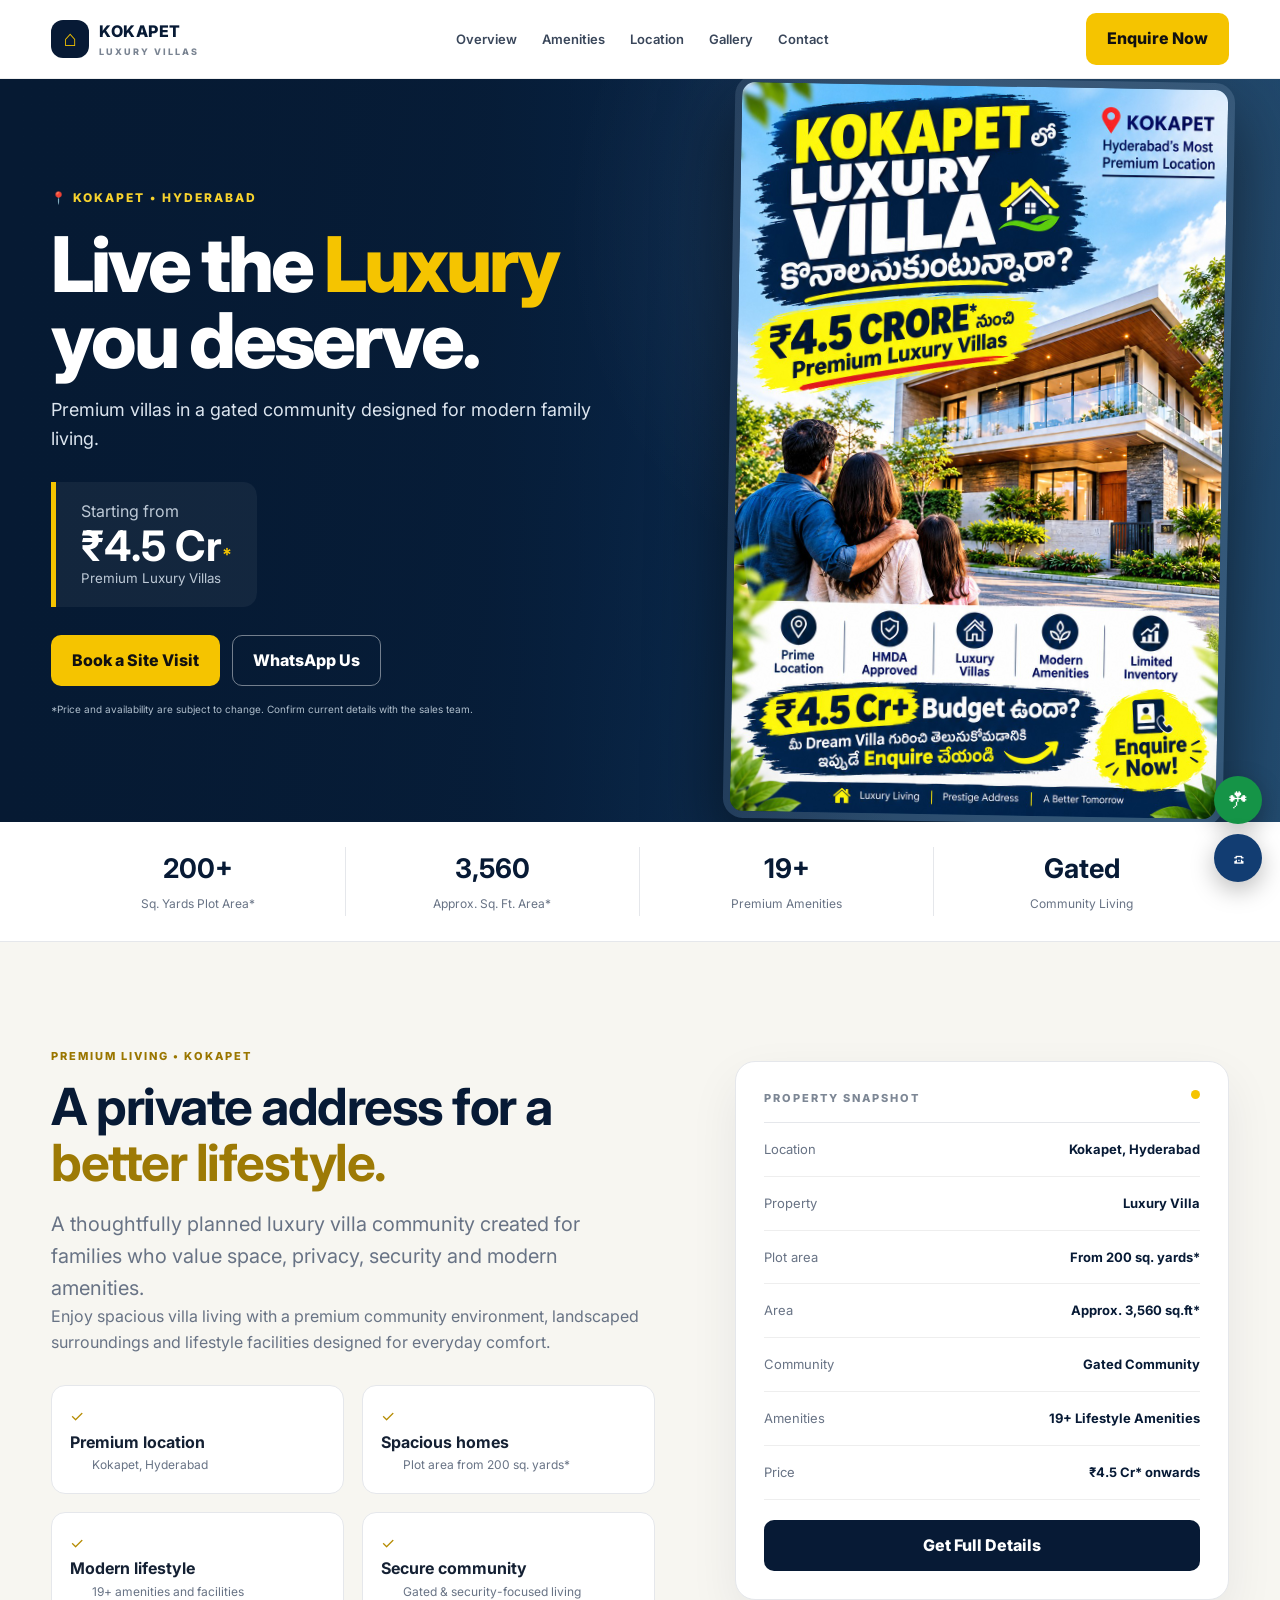
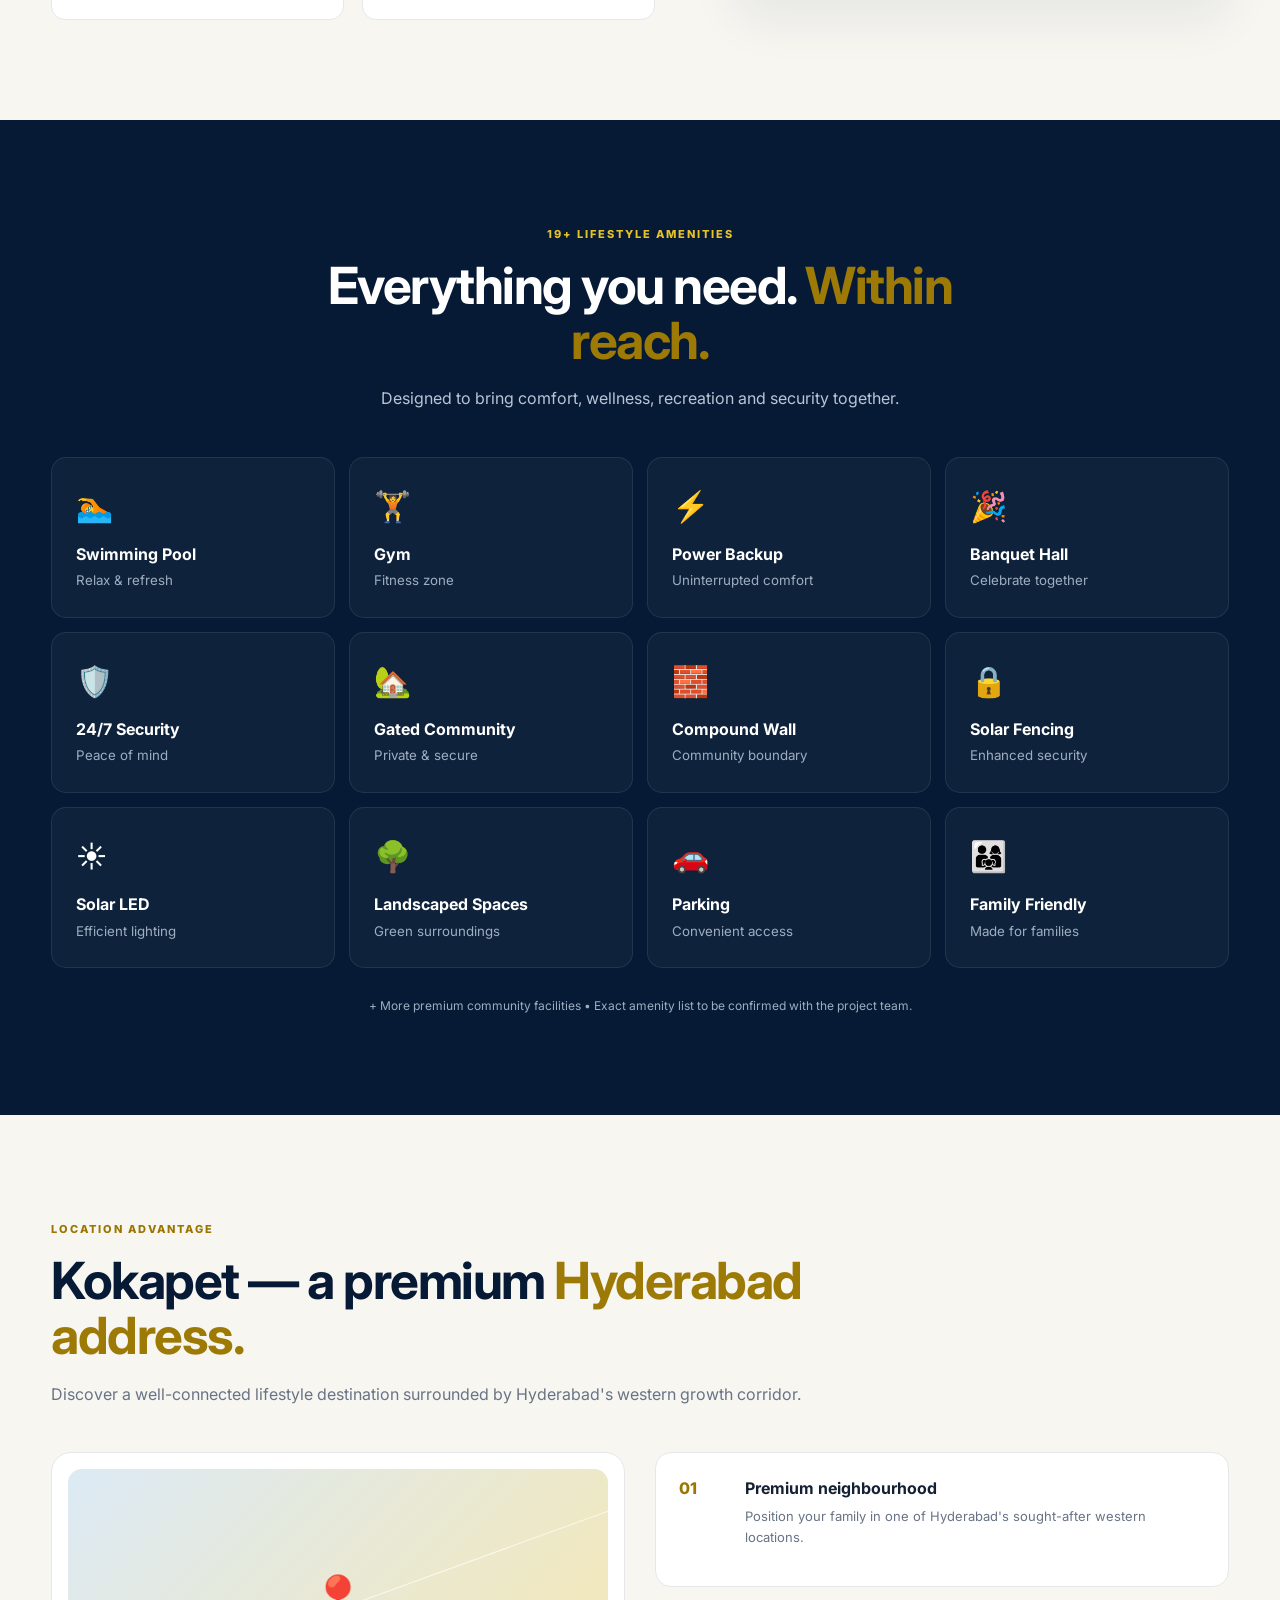
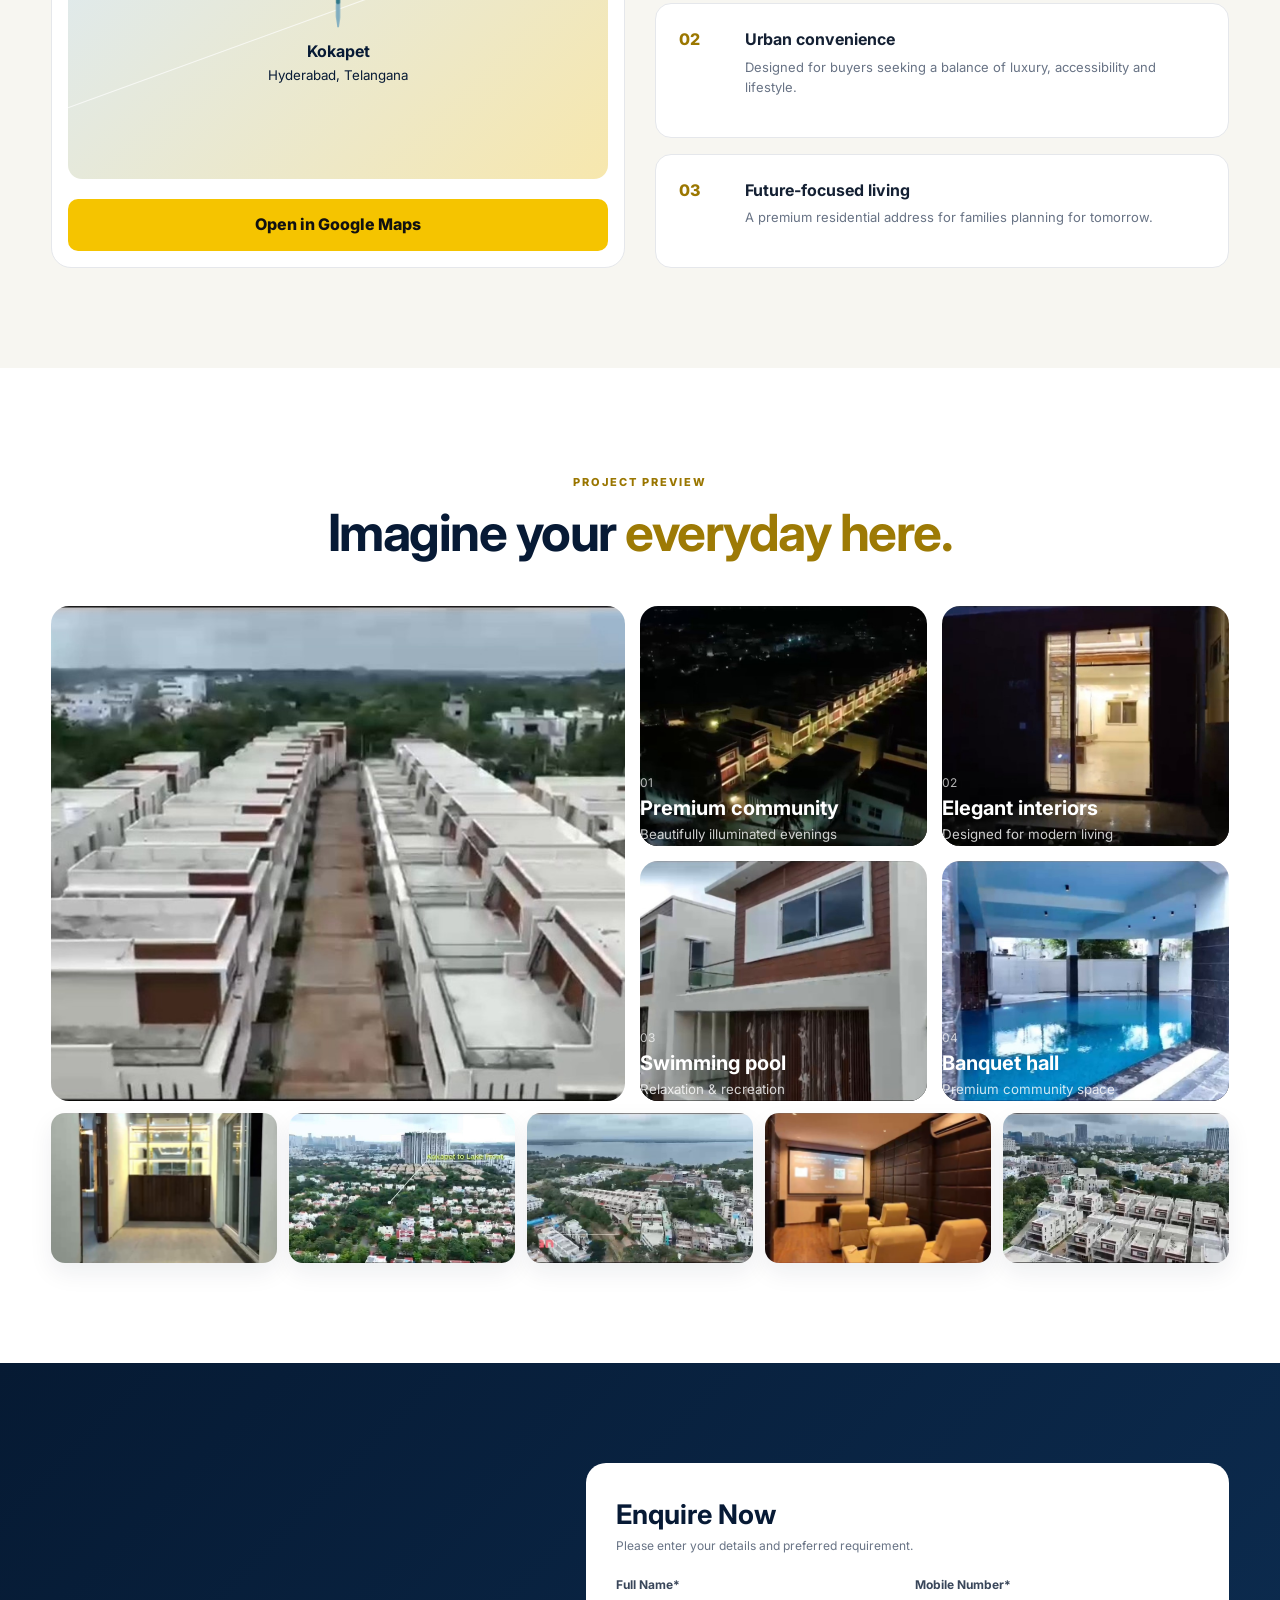
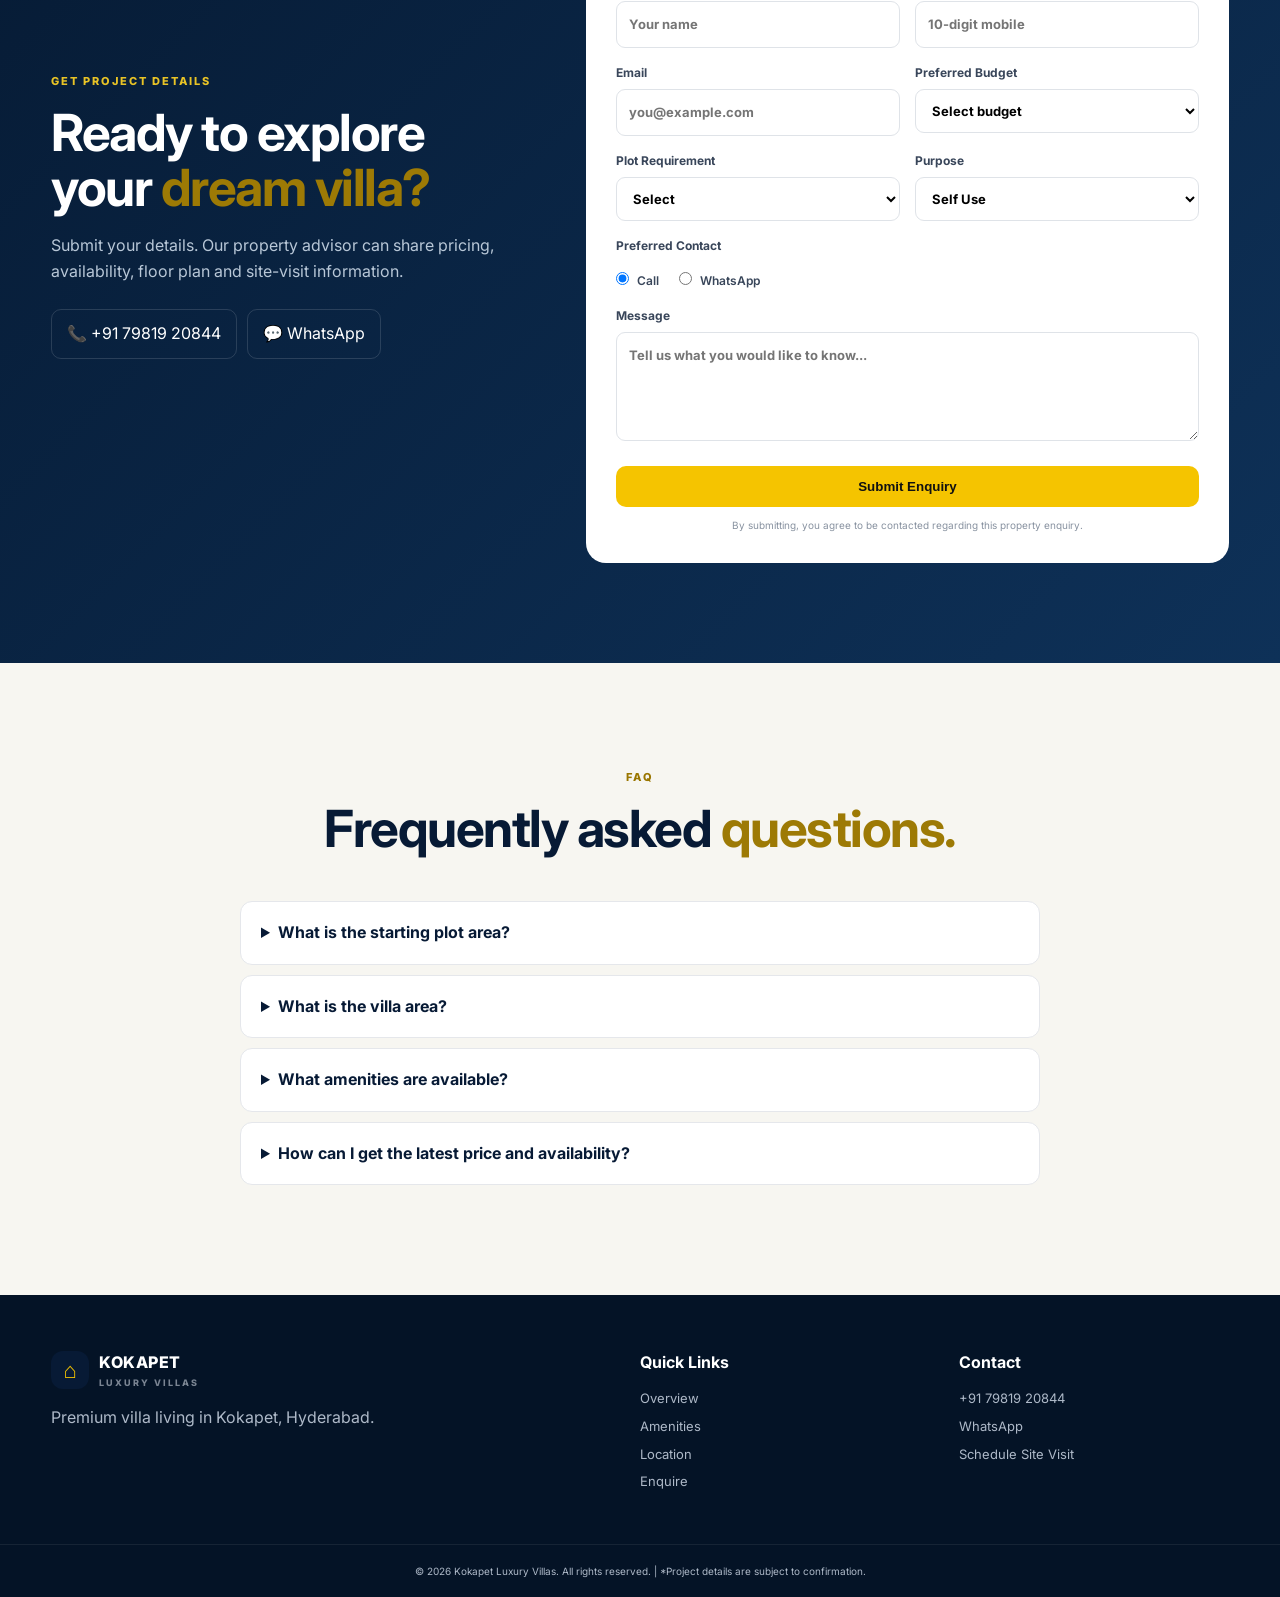
<file: KokapetLuxuryVillas/index.html>
<!DOCTYPE html>
<html lang="te">
<head>
  <meta charset="UTF-8">
  <meta name="viewport" content="width=device-width, initial-scale=1.0">
  <meta name="description" content="Kokapet Luxury Villas – Premium gated community villas with modern amenities. Plot area from 200 sq. yards and approx. 3,560 sq.ft built-up area.">
  <title>Kokapet Luxury Villas | Premium Gated Community</title>
  <link rel="preconnect" href="https://fonts.googleapis.com">
  <link rel="preconnect" href="https://fonts.gstatic.com" crossorigin>
  <link href="https://fonts.googleapis.com/css2?family=Inter:wght@400;500;600;700;800&family=Noto+Sans+Telugu:wght@400;500;600;700;800&display=swap" rel="stylesheet">
  <link rel="stylesheet" href="style.css">
</head>
<body>

<header class="header" id="top">
  <div class="container nav">
    <a class="brand" href="#top">
      <span class="brand-mark">⌂</span>
      <span>KOKAPET <small>LUXURY VILLAS</small></span>
    </a>
    <nav class="nav-links">
      <a href="#overview">Overview</a>
      <a href="#amenities">Amenities</a>
      <a href="#location">Location</a>
      <a href="#gallery">Gallery</a>
      <a href="#contact">Contact</a>
    </nav>
    <a class="nav-cta" href="#enquiry">Enquire Now</a>
    <button class="menu-btn" aria-label="Open menu">☰</button>
  </div>
</header>

<main>
<section class="hero">
  <div class="hero-overlay"></div>
  <div class="container hero-content">
    <div class="hero-copy">
      <span class="eyebrow">📍 KOKAPET • HYDERABAD</span>
      <h1>Live the <span>Luxury</span><br>you deserve.</h1>
      <p class="hero-sub">Premium villas in a gated community designed for modern family living.</p>
      <div class="price-card">
        <span>Starting from</span>
        <strong>₹4.5 Cr<span>*</span></strong>
        <small>Premium Luxury Villas</small>
      </div>
      <div class="hero-actions">
        <a class="btn btn-primary" href="#enquiry">Book a Site Visit</a>
        <a class="btn btn-outline" href="https://wa.me/917981920844?text=Hi%2C%20I%20am%20interested%20in%20Kokapet%20Luxury%20Villas." target="_blank" rel="noopener">WhatsApp Us</a>
      </div>
      <p class="disclaimer">*Price and availability are subject to change. Confirm current details with the sales team.</p>
    </div>
    <div class="hero-poster">
      <img src="hero-poster.png" alt="Kokapet luxury villa promotional poster">
    </div>
  </div>
</section>

<section class="stats-strip">
  <div class="container stats-grid">
    <div><strong>200+</strong><span>Sq. Yards Plot Area*</span></div>
    <div><strong>3,560</strong><span>Approx. Sq. Ft. Area*</span></div>
    <div><strong>19+</strong><span>Premium Amenities</span></div>
    <div><strong>Gated</strong><span>Community Living</span></div>
  </div>
</section>

<section class="section" id="overview">
  <div class="container two-col">
    <div>
      <span class="section-kicker">PREMIUM LIVING • KOKAPET</span>
      <h2>A private address for a <em>better lifestyle.</em></h2>
      <p class="lead">A thoughtfully planned luxury villa community created for families who value space, privacy, security and modern amenities.</p>
      <p>Enjoy spacious villa living with a premium community environment, landscaped surroundings and lifestyle facilities designed for everyday comfort.</p>
      <div class="feature-list">
        <div><span>✓</span><b>Premium location</b><small>Kokapet, Hyderabad</small></div>
        <div><span>✓</span><b>Spacious homes</b><small>Plot area from 200 sq. yards*</small></div>
        <div><span>✓</span><b>Modern lifestyle</b><small>19+ amenities and facilities</small></div>
        <div><span>✓</span><b>Secure community</b><small>Gated & security-focused living</small></div>
      </div>
    </div>
    <div class="glass-card">
      <div class="card-top">
        <span>PROPERTY SNAPSHOT</span><span class="dot"></span>
      </div>
      <div class="snapshot-row"><span>Location</span><strong>Kokapet, Hyderabad</strong></div>
      <div class="snapshot-row"><span>Property</span><strong>Luxury Villa</strong></div>
      <div class="snapshot-row"><span>Plot area</span><strong>From 200 sq. yards*</strong></div>
      <div class="snapshot-row"><span>Area</span><strong>Approx. 3,560 sq.ft*</strong></div>
      <div class="snapshot-row"><span>Community</span><strong>Gated Community</strong></div>
      <div class="snapshot-row"><span>Amenities</span><strong>19+ Lifestyle Amenities</strong></div>
      <div class="snapshot-row"><span>Price</span><strong>₹4.5 Cr* onwards</strong></div>
      <a class="btn btn-dark full" href="#enquiry">Get Full Details</a>
    </div>
  </div>
</section>

<section class="section dark-section" id="amenities">
  <div class="container">
    <div class="section-heading center">
      <span class="section-kicker light">19+ LIFESTYLE AMENITIES</span>
      <h2>Everything you need. <em>Within reach.</em></h2>
      <p>Designed to bring comfort, wellness, recreation and security together.</p>
    </div>
    <div class="amenities-grid">
      <div class="amenity"><span>🏊</span><b>Swimming Pool</b><small>Relax & refresh</small></div>
      <div class="amenity"><span>🏋️</span><b>Gym</b><small>Fitness zone</small></div>
      <div class="amenity"><span>⚡</span><b>Power Backup</b><small>Uninterrupted comfort</small></div>
      <div class="amenity"><span>🎉</span><b>Banquet Hall</b><small>Celebrate together</small></div>
      <div class="amenity"><span>🛡️</span><b>24/7 Security</b><small>Peace of mind</small></div>
      <div class="amenity"><span>🏡</span><b>Gated Community</b><small>Private & secure</small></div>
      <div class="amenity"><span>🧱</span><b>Compound Wall</b><small>Community boundary</small></div>
      <div class="amenity"><span>🔒</span><b>Solar Fencing</b><small>Enhanced security</small></div>
      <div class="amenity"><span>☀️</span><b>Solar LED</b><small>Efficient lighting</small></div>
      <div class="amenity"><span>🌳</span><b>Landscaped Spaces</b><small>Green surroundings</small></div>
      <div class="amenity"><span>🚗</span><b>Parking</b><small>Convenient access</small></div>
      <div class="amenity"><span>👨‍👩‍👧</span><b>Family Friendly</b><small>Made for families</small></div>
    </div>
    <div class="amenity-note">+ More premium community facilities • Exact amenity list to be confirmed with the project team.</div>
  </div>
</section>

<section class="section" id="location">
  <div class="container">
    <div class="section-heading">
      <span class="section-kicker">LOCATION ADVANTAGE</span>
      <h2>Kokapet — a premium <em>Hyderabad address.</em></h2>
      <p>Discover a well-connected lifestyle destination surrounded by Hyderabad's western growth corridor.</p>
    </div>
    <div class="location-grid">
      <div class="location-card">
        <div class="map-placeholder">
          <span>📍</span>
          <strong>Kokapet</strong>
          <small>Hyderabad, Telangana</small>
        </div>
        <a class="btn btn-primary full" target="_blank" rel="noopener"
           href="https://www.google.com/maps/search/?api=1&query=Kokapet%2C%20Hyderabad">Open in Google Maps</a>
      </div>
      <div class="location-points">
        <div><span>01</span><div><b>Premium neighbourhood</b><p>Position your family in one of Hyderabad's sought-after western locations.</p></div></div>
        <div><span>02</span><div><b>Urban convenience</b><p>Designed for buyers seeking a balance of luxury, accessibility and lifestyle.</p></div></div>
        <div><span>03</span><div><b>Future-focused living</b><p>A premium residential address for families planning for tomorrow.</p></div></div>
      </div>
    </div>
  </div>
</section>

<section class="section gallery-section" id="gallery">
  <div class="container">
    <div class="section-heading center">
      <span class="section-kicker">PROJECT PREVIEW</span>
      <h2>Imagine your <em>everyday here.</em></h2>
    </div>
    <div class="gallery">
      <div class="gallery-main"><img src="gallery/villa-exterior.jpg" alt="Kokapet luxury villa exterior from project video"></div>
      <div class="gallery-card image-card"><img src="gallery/night-community.jpg" alt="Luxury villa community at night"><span>01</span><b>Premium community</b><small>Beautifully illuminated evenings</small></div>
      <div class="gallery-card image-card"><img src="gallery/interior-entry.jpg" alt="Luxury villa interior entrance"><span>02</span><b>Elegant interiors</b><small>Designed for modern living</small></div>
      <div class="gallery-card image-card"><img src="gallery/swimming-pool.jpg" alt="Swimming pool amenity"><span>03</span><b>Swimming pool</b><small>Relaxation & recreation</small></div>
      <div class="gallery-card image-card"><img src="gallery/banquet-hall.jpg" alt="Banquet hall amenity"><span>04</span><b>Banquet hall</b><small>Premium community space</small></div>
    </div>
    <div class="video-gallery-grid">
      <img src="gallery/aerial-community-1.jpg" alt="Aerial view of the villa community">
      <img src="gallery/aerial-community-2.jpg" alt="Aerial community view">
      <img src="gallery/aerial-villas.jpg" alt="Aerial view of villas">
      <img src="gallery/villa-aerial-detail.jpg" alt="Aerial villa detail">
      <img src="gallery/villa-aerial-final.jpg" alt="Luxury villas aerial view">
    </div></div>
  </div>
</section>

<section class="section enquiry-section" id="enquiry">
  <div class="container enquiry-wrap">
    <div class="enquiry-copy">
      <span class="section-kicker light">GET PROJECT DETAILS</span>
      <h2>Ready to explore your <em>dream villa?</em></h2>
      <p>Submit your details. Our property advisor can share pricing, availability, floor plan and site-visit information.</p>
      <div class="contact-mini">
        <a href="tel:+917981920844">📞 +91 79819 20844</a>
        <a href="https://wa.me/917981920844" target="_blank" rel="noopener">💬 WhatsApp</a>
      </div>
    </div>

    <form class="lead-form" id="leadForm">
      <h3>Enquire Now</h3>
      <p class="form-note">Please enter your details and preferred requirement.</p>
      <div class="form-grid">
        <label>Full Name*<input type="text" name="name" required placeholder="Your name"></label>
        <label>Mobile Number*<input type="tel" name="phone" required pattern="[0-9]{10}" placeholder="10-digit mobile"></label>
        <label>Email<input type="email" name="email" placeholder="you@example.com"></label>
        <label>Preferred Budget
          <select name="budget">
            <option value="">Select budget</option>
            <option>₹4.5 Cr – ₹5 Cr</option>
            <option>₹5 Cr – ₹7 Cr</option>
            <option>₹7 Cr+</option>
            <option>Need guidance</option>
          </select>
        </label>
        <label>Plot Requirement
          <select name="plot">
            <option value="">Select</option>
            <option>200–250 Sq. Yards</option>
            <option>250–300 Sq. Yards</option>
            <option>300+ Sq. Yards</option>
            <option>Need guidance</option>
          </select>
        </label>
        <label>Purpose
          <select name="purpose">
            <option>Self Use</option>
            <option>Investment</option>
            <option>Both</option>
          </select>
        </label>
        <label class="full-field">Preferred Contact
          <div class="radio-row">
            <label><input type="radio" name="contact" value="Call" checked> Call</label>
            <label><input type="radio" name="contact" value="WhatsApp"> WhatsApp</label>
          </div>
        </label>
        <label class="full-field">Message<textarea name="message" rows="4" placeholder="Tell us what you would like to know..."></textarea></label>
      </div>
      <button class="btn btn-primary full" type="submit">Submit Enquiry</button>
      <small class="privacy">By submitting, you agree to be contacted regarding this property enquiry.</small>
      <div class="success" id="successMessage">Thank you! Your enquiry is ready to send on WhatsApp.</div>
    </form>
  </div>
</section>

<section class="section faq-section">
  <div class="container narrow">
    <div class="section-heading center">
      <span class="section-kicker">FAQ</span>
      <h2>Frequently asked <em>questions.</em></h2>
    </div>
    <details><summary>What is the starting plot area?</summary><p>The plot area starts from 200 sq. yards, as provided for this project.</p></details>
    <details><summary>What is the villa area?</summary><p>The supplied project information mentions approximately 3,560 sq.ft. Please confirm the exact built-up area for the selected villa type.</p></details>
    <details><summary>What amenities are available?</summary><p>The project information mentions 19+ amenities including swimming pool, gym, banquet hall, power backup, security, compound wall, gated community, solar fencing and solar LED, among others.</p></details>
    <details><summary>How can I get the latest price and availability?</summary><p>Submit the enquiry form or contact the sales number. Price and inventory can change, so the latest availability should be confirmed before booking.</p></details>
  </div>
</section>
</main>

<footer class="footer" id="contact">
  <div class="container footer-grid">
    <div>
      <div class="brand footer-brand"><span class="brand-mark">⌂</span><span>KOKAPET <small>LUXURY VILLAS</small></span></div>
      <p>Premium villa living in Kokapet, Hyderabad.</p>
    </div>
    <div><b>Quick Links</b><a href="#overview">Overview</a><a href="#amenities">Amenities</a><a href="#location">Location</a><a href="#enquiry">Enquire</a></div>
    <div><b>Contact</b><a href="tel:+917981920844">+91 79819 20844</a><a href="https://wa.me/917981920844" target="_blank" rel="noopener">WhatsApp</a><a href="#enquiry">Schedule Site Visit</a></div>
  </div>
  <div class="copyright">© 2026 Kokapet Luxury Villas. All rights reserved. | *Project details are subject to confirmation.</div>
</footer>

<div class="floating-actions">
  <a class="float-wa" href="https://wa.me/917981920844?text=Hi%2C%20I%20want%20Kokapet%20Luxury%20Villa%20details." target="_blank" rel="noopener" aria-label="WhatsApp">☘</a>
  <a class="float-call" href="tel:+917981920844" aria-label="Call">☎</a>
</div>

<script src="script.js"></script>
</body>
</html>
</file>
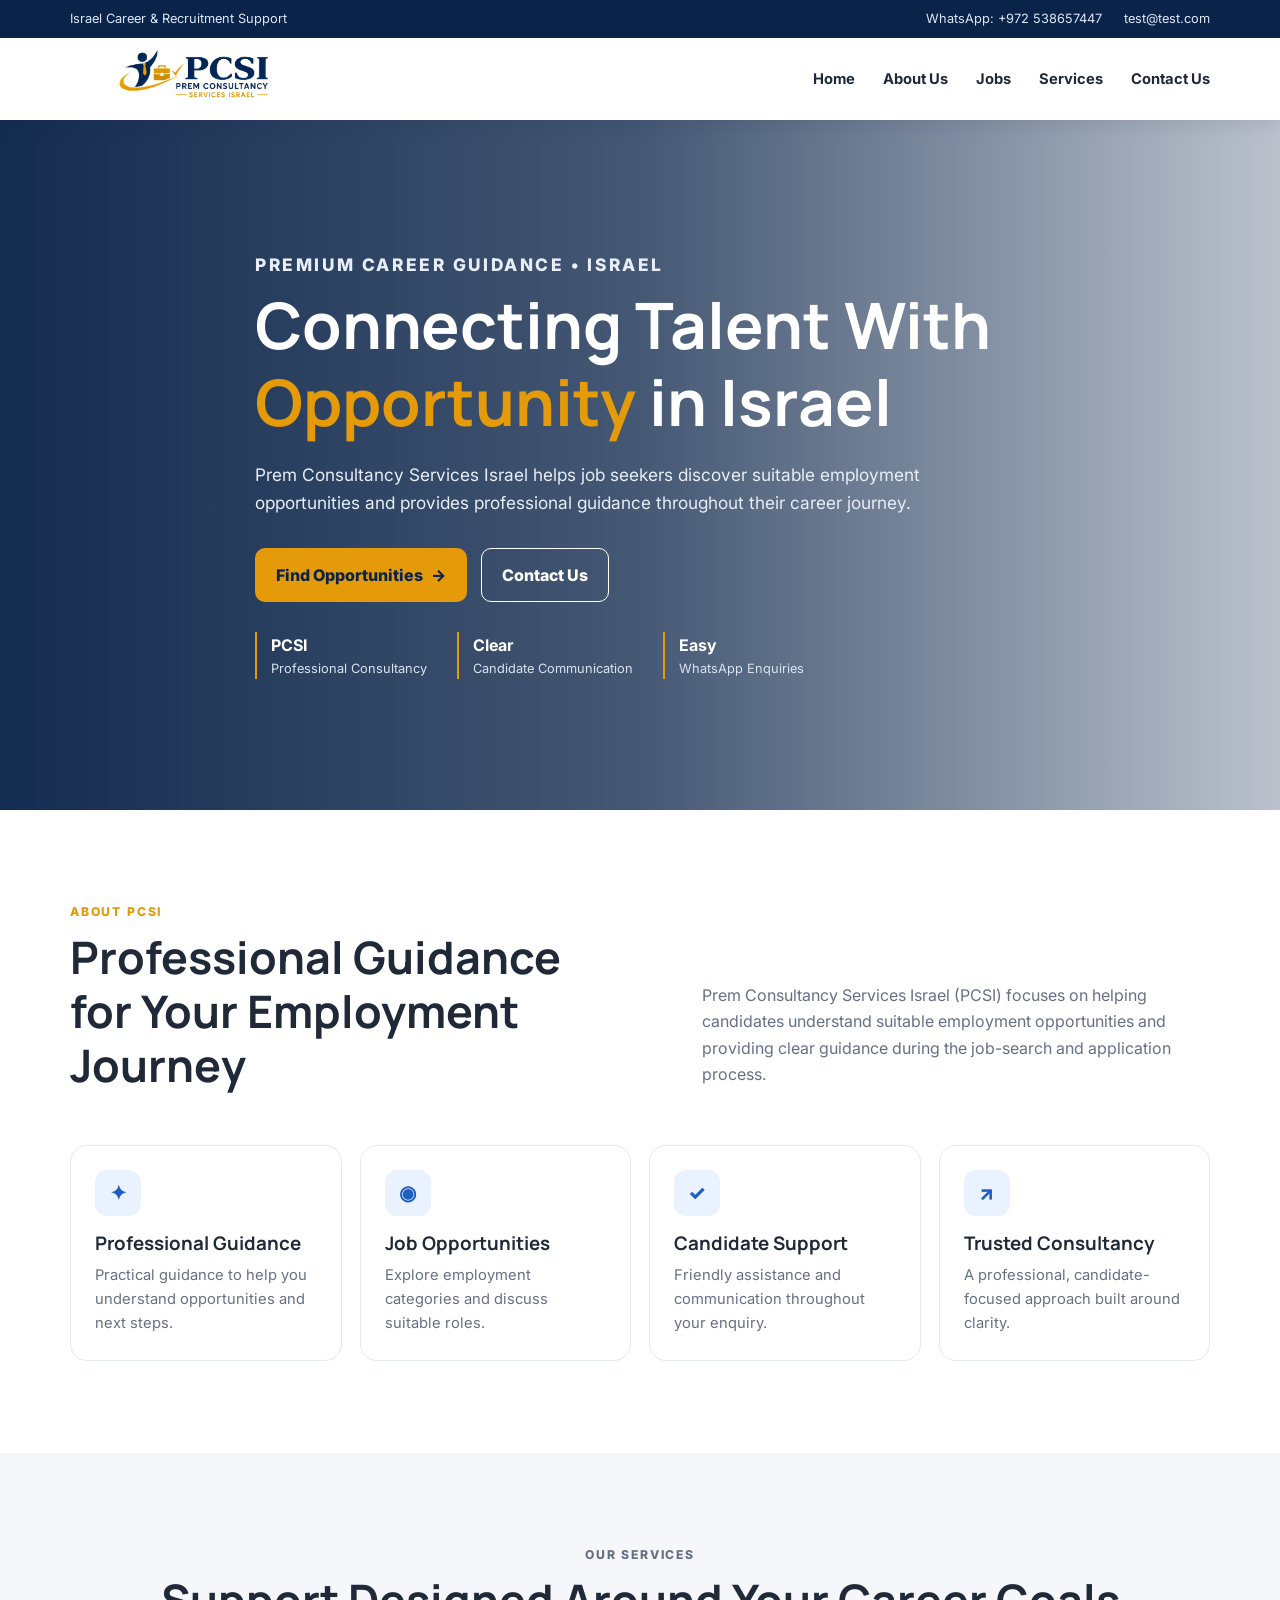
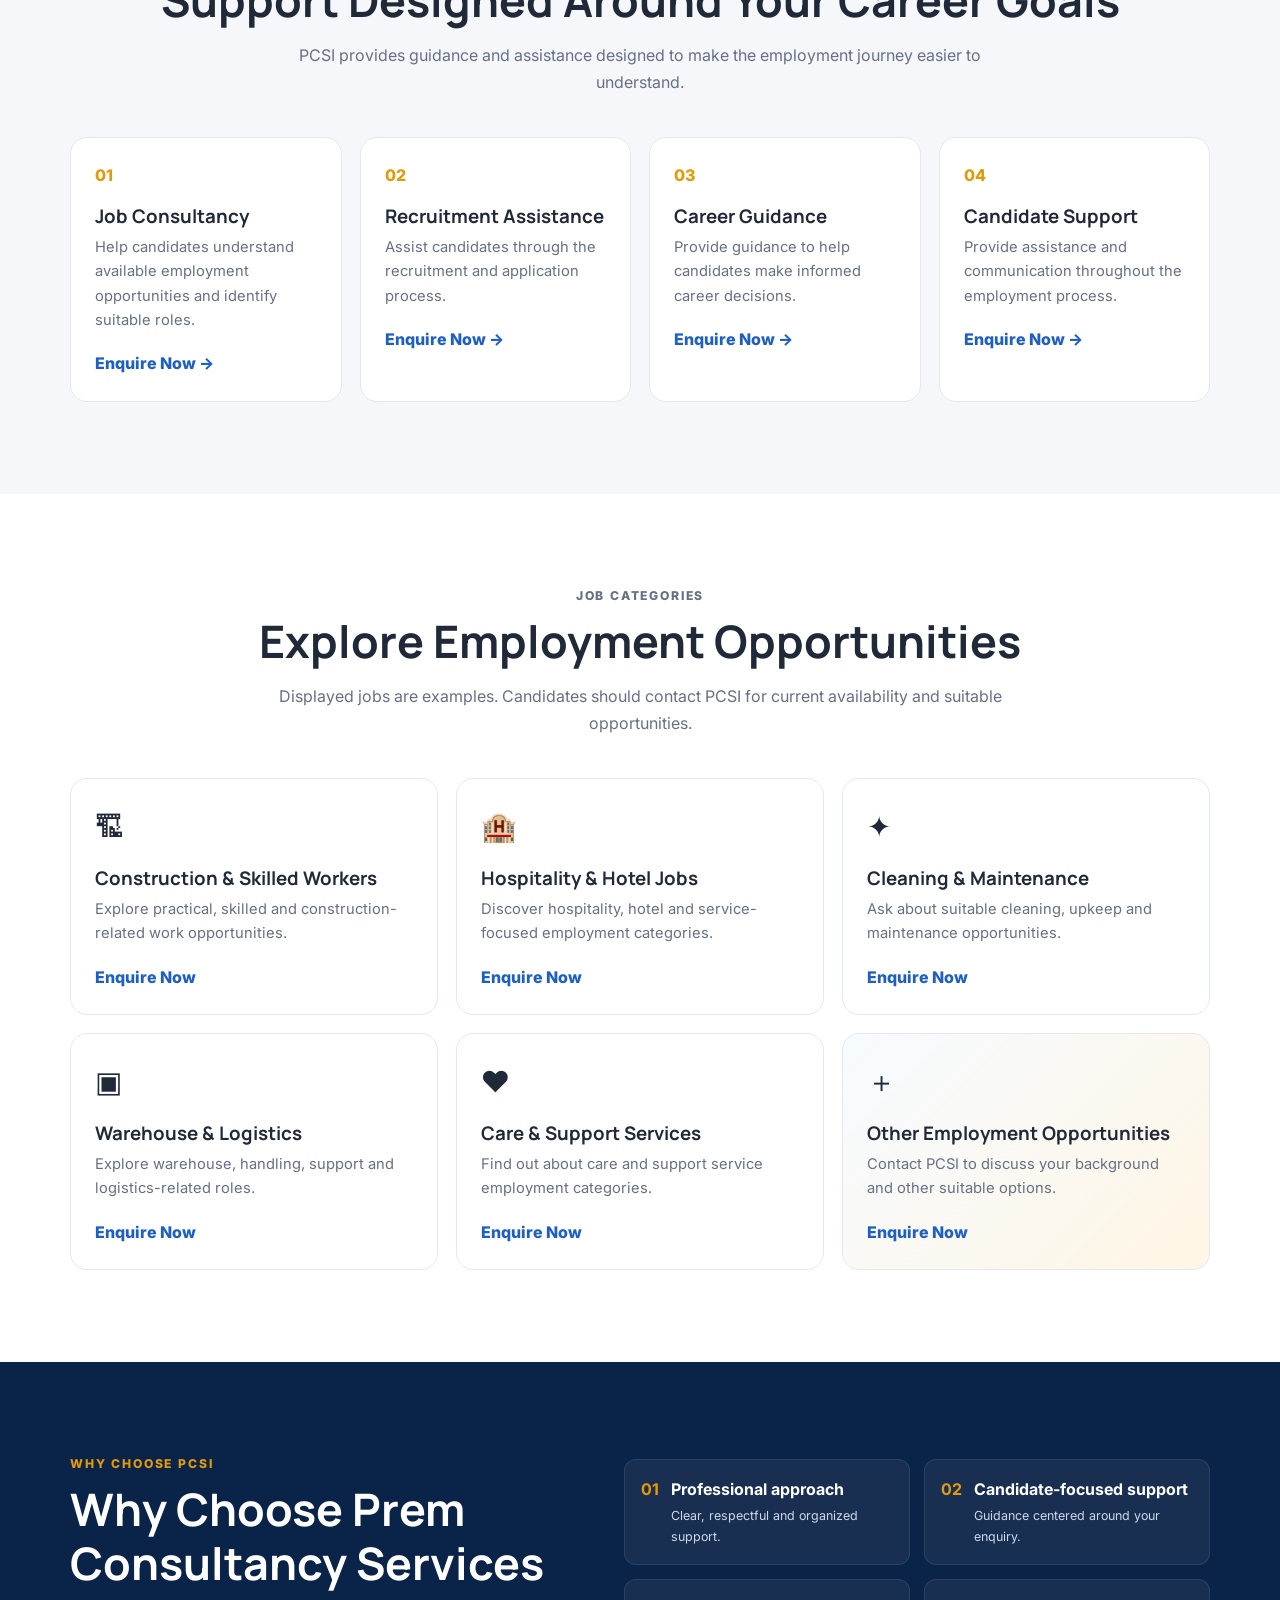
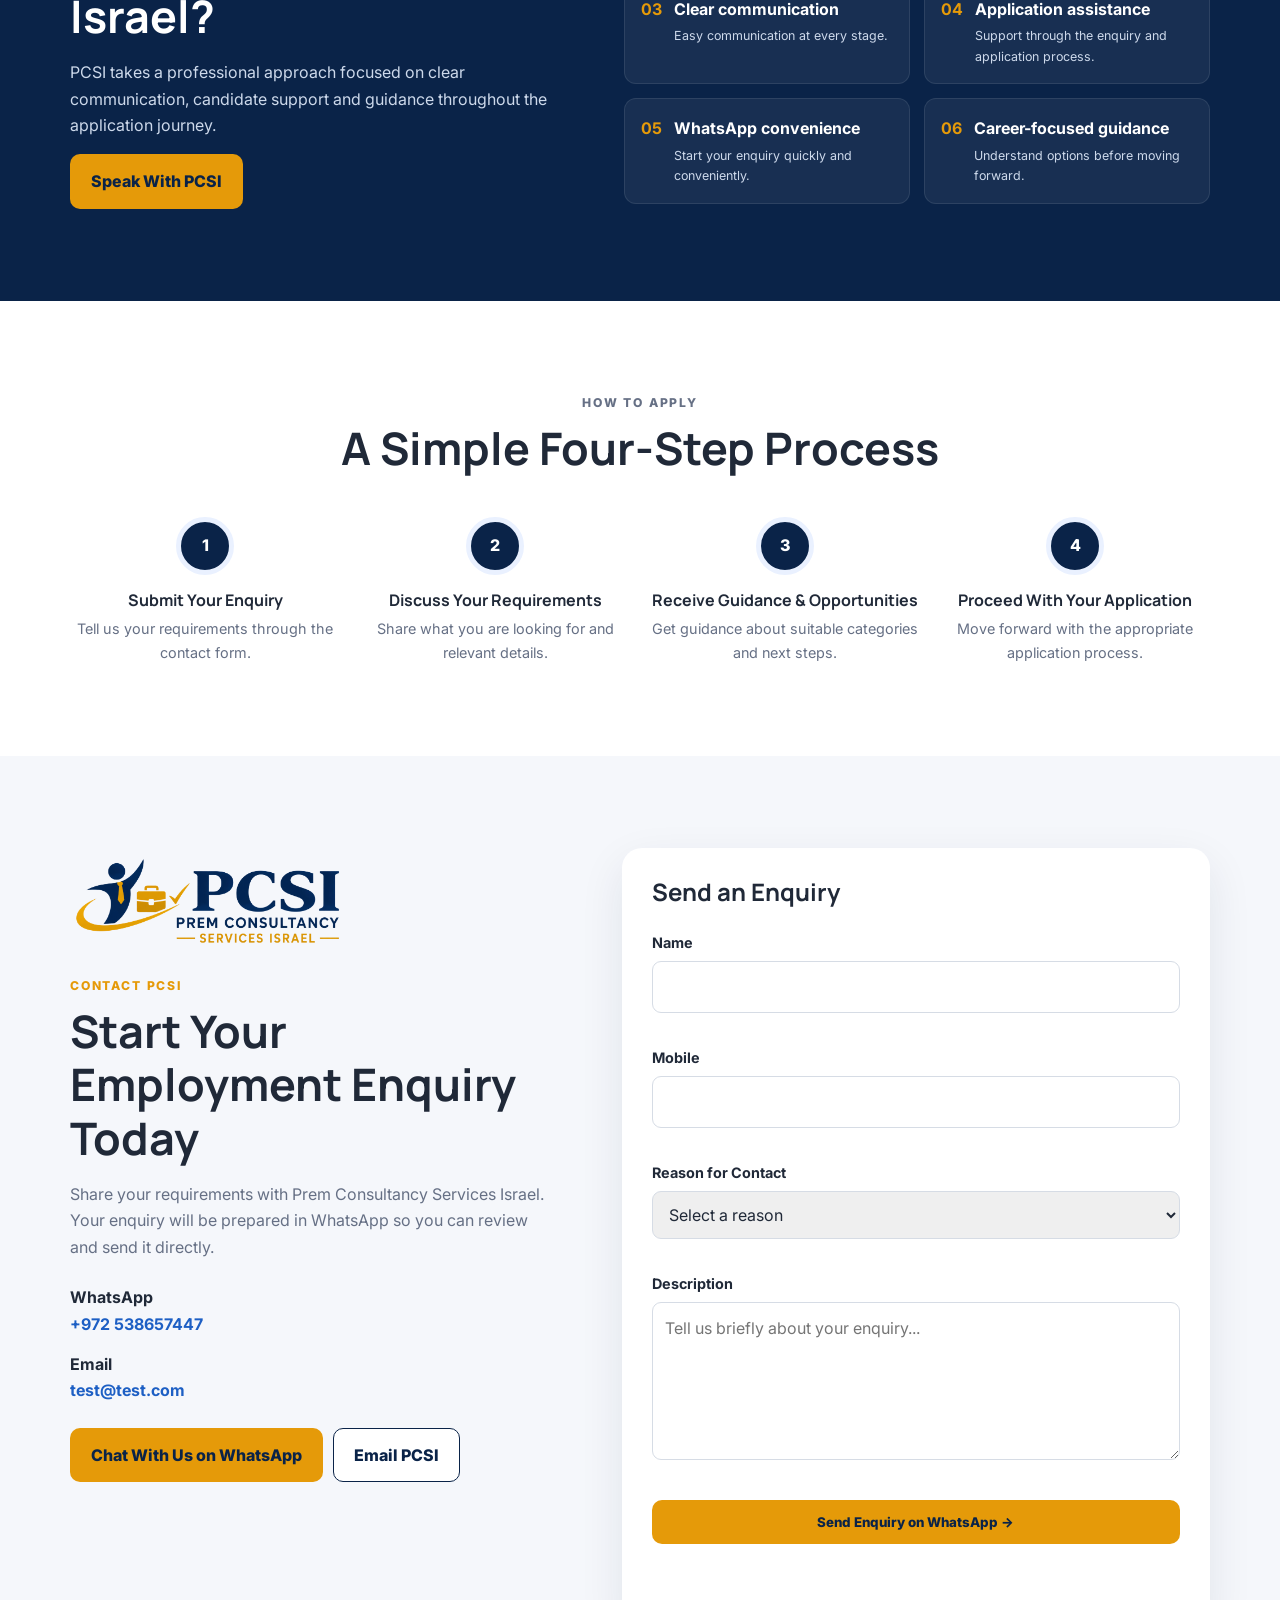
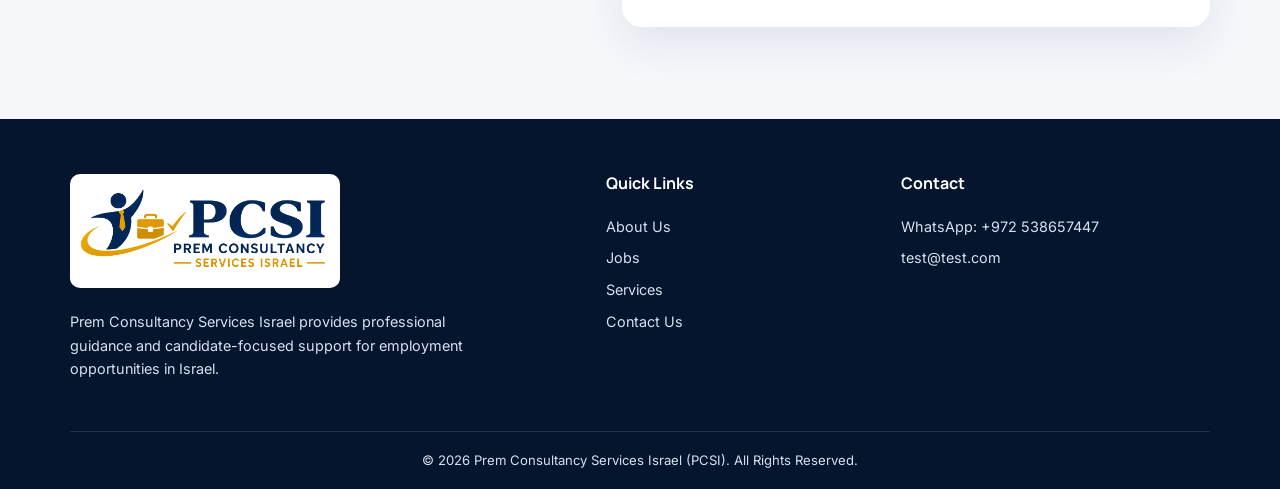
<file: PCSI/index.html>
<!DOCTYPE html>
<html lang="en">
<head>
  <meta charset="UTF-8">
  <meta name="viewport" content="width=device-width, initial-scale=1.0">
  <meta name="description" content="Prem Consultancy Services Israel (PCSI) helps job seekers explore employment opportunities with professional guidance, recruitment assistance and candidate support.">
  <title>PCSI | Prem Consultancy Services Israel...</title>
  <link rel="preconnect" href="https://fonts.googleapis.com">
  <link rel="preconnect" href="https://fonts.gstatic.com" crossorigin>
  <link href="https://fonts.googleapis.com/css2?family=Inter:wght@400;500;600;700;800&family=Manrope:wght@600;700;800&display=swap" rel="stylesheet">
  <link rel="stylesheet" href="style.css">
</head>
<body>
  <a class="skip-link" href="#main">Skip to content</a>

  <header class="site-header">
    <div class="topbar">
      <div class="container topbar-inner">
        <span>Israel Career & Recruitment Support</span>
        <div><a href="https://wa.me/+972 538657447" target="_blank" rel="noopener">WhatsApp: +972 538657447</a><a href="mailto:test@test.com">test@test.com</a></div>
      </div>
    </div>
    <div class="container navigation">
      <a class="brand" href="#home" aria-label="PCSI Home"><img src="logo.png" alt="PCSI Prem Consultancy Services Israel logo"></a>
      <button class="menu-toggle" aria-label="Open navigation" aria-expanded="false">☰</button>
      <nav class="nav-menu" aria-label="Primary navigation">
        <a href="#home">Home</a>
        <a href="#about">About Us</a>
        <a href="#jobs">Jobs</a>
        <a href="#services">Services</a>
        <a href="#contact">Contact Us</a>
      </nav>
    </div>
  </header>

  <main id="main">
    <section id="home" class="hero">
      <div class="hero-shade"></div>
      <div class="container hero-content">
        <p class="eyebrow">PREMIUM CAREER GUIDANCE • ISRAEL</p>
        <h1>Connecting Talent With <span>Opportunity</span> in Israel</h1>
        <p>Prem Consultancy Services Israel helps job seekers discover suitable employment opportunities and provides professional guidance throughout their career journey.</p>
        <div class="hero-actions">
          <a class="button button-gold" href="#jobs">Find Opportunities <span>→</span></a>
          <a class="button button-light" href="#contact">Contact Us</a>
        </div>
        <div class="trust-row">
          <div><strong>PCSI</strong><span>Professional Consultancy</span></div>
          <div><strong>Clear</strong><span>Candidate Communication</span></div>
          <div><strong>Easy</strong><span>WhatsApp Enquiries</span></div>
        </div>
      </div>
    </section>

    <section id="about" class="section">
      <div class="container">
        <div class="section-heading split-heading">
          <div><p class="eyebrow">ABOUT PCSI</p><h2>Professional Guidance for Your Employment Journey</h2></div>
          <p>Prem Consultancy Services Israel (PCSI) focuses on helping candidates understand suitable employment opportunities and providing clear guidance during the job-search and application process.</p>
        </div>
        <div class="card-grid four">
          <article class="feature-card"><div class="feature-icon">✦</div><h3>Professional Guidance</h3><p>Practical guidance to help you understand opportunities and next steps.</p></article>
          <article class="feature-card"><div class="feature-icon">◉</div><h3>Job Opportunities</h3><p>Explore employment categories and discuss suitable roles.</p></article>
          <article class="feature-card"><div class="feature-icon">✓</div><h3>Candidate Support</h3><p>Friendly assistance and communication throughout your enquiry.</p></article>
          <article class="feature-card"><div class="feature-icon">↗</div><h3>Trusted Consultancy</h3><p>A professional, candidate-focused approach built around clarity.</p></article>
        </div>
      </div>
    </section>

    <section id="services" class="section soft-bg">
      <div class="container">
        <div class="section-heading centered"><p class="eyebrow">OUR SERVICES</p><h2>Support Designed Around Your Career Goals</h2><p>PCSI provides guidance and assistance designed to make the employment journey easier to understand.</p></div>
        <div class="card-grid four">
          <article class="service-card"><span class="number">01</span><h3>Job Consultancy</h3><p>Help candidates understand available employment opportunities and identify suitable roles.</p><a href="#contact">Enquire Now →</a></article>
          <article class="service-card"><span class="number">02</span><h3>Recruitment Assistance</h3><p>Assist candidates through the recruitment and application process.</p><a href="#contact">Enquire Now →</a></article>
          <article class="service-card"><span class="number">03</span><h3>Career Guidance</h3><p>Provide guidance to help candidates make informed career decisions.</p><a href="#contact">Enquire Now →</a></article>
          <article class="service-card"><span class="number">04</span><h3>Candidate Support</h3><p>Provide assistance and communication throughout the employment process.</p><a href="#contact">Enquire Now →</a></article>
        </div>
      </div>
    </section>

    <section id="jobs" class="section jobs-section">
      <div class="container">
        <div class="section-heading centered"><p class="eyebrow">JOB CATEGORIES</p><h2>Explore Employment Opportunities</h2><p>Displayed jobs are examples. Candidates should contact PCSI for current availability and suitable opportunities.</p></div>
        <div class="card-grid three">
          <article class="job-card"><div class="job-icon">🏗</div><h3>Construction & Skilled Workers</h3><p>Explore practical, skilled and construction-related work opportunities.</p><a href="#contact">Enquire Now</a></article>
          <article class="job-card"><div class="job-icon">🏨</div><h3>Hospitality & Hotel Jobs</h3><p>Discover hospitality, hotel and service-focused employment categories.</p><a href="#contact">Enquire Now</a></article>
          <article class="job-card"><div class="job-icon">✦</div><h3>Cleaning & Maintenance</h3><p>Ask about suitable cleaning, upkeep and maintenance opportunities.</p><a href="#contact">Enquire Now</a></article>
          <article class="job-card"><div class="job-icon">▣</div><h3>Warehouse & Logistics</h3><p>Explore warehouse, handling, support and logistics-related roles.</p><a href="#contact">Enquire Now</a></article>
          <article class="job-card"><div class="job-icon">♥</div><h3>Care & Support Services</h3><p>Find out about care and support service employment categories.</p><a href="#contact">Enquire Now</a></article>
          <article class="job-card special-job"><div class="job-icon">＋</div><h3>Other Employment Opportunities</h3><p>Contact PCSI to discuss your background and other suitable options.</p><a href="#contact">Enquire Now</a></article>
        </div>
      </div>
    </section>

    <section class="why-section">
      <div class="container why-layout">
        <div>
          <p class="eyebrow">WHY CHOOSE PCSI</p>
          <h2>Why Choose Prem Consultancy Services Israel?</h2>
          <p>PCSI takes a professional approach focused on clear communication, candidate support and guidance throughout the application journey.</p>
          <a class="button button-gold" href="#contact">Speak With PCSI</a>
        </div>
        <div class="why-list">
          <div><b>01</b><span><strong>Professional approach</strong><small>Clear, respectful and organized support.</small></span></div>
          <div><b>02</b><span><strong>Candidate-focused support</strong><small>Guidance centered around your enquiry.</small></span></div>
          <div><b>03</b><span><strong>Clear communication</strong><small>Easy communication at every stage.</small></span></div>
          <div><b>04</b><span><strong>Application assistance</strong><small>Support through the enquiry and application process.</small></span></div>
          <div><b>05</b><span><strong>WhatsApp convenience</strong><small>Start your enquiry quickly and conveniently.</small></span></div>
          <div><b>06</b><span><strong>Career-focused guidance</strong><small>Understand options before moving forward.</small></span></div>
        </div>
      </div>
    </section>

    <section class="section">
      <div class="container">
        <div class="section-heading centered"><p class="eyebrow">HOW TO APPLY</p><h2>A Simple Four-Step Process</h2></div>
        <div class="process-grid">
          <article><span>1</span><h3>Submit Your Enquiry</h3><p>Tell us your requirements through the contact form.</p></article>
          <article><span>2</span><h3>Discuss Your Requirements</h3><p>Share what you are looking for and relevant details.</p></article>
          <article><span>3</span><h3>Receive Guidance & Opportunities</h3><p>Get guidance about suitable categories and next steps.</p></article>
          <article><span>4</span><h3>Proceed With Your Application</h3><p>Move forward with the appropriate application process.</p></article>
        </div>
      </div>
    </section>

    <section id="contact" class="section contact-section">
      <div class="container contact-layout">
        <div class="contact-copy">
          <img class="contact-logo" src="logo.png" alt="PCSI logo">
          <p class="eyebrow">CONTACT PCSI</p>
          <h2>Start Your Employment Enquiry Today</h2>
          <p>Share your requirements with Prem Consultancy Services Israel. Your enquiry will be prepared in WhatsApp so you can review and send it directly.</p>
          <div class="contact-details">
            <div><strong>WhatsApp</strong><a href="https://wa.me/+972 538657447" target="_blank" rel="noopener">+972 538657447</a></div>
            <div><strong>Email</strong><a href="mailto:test@test.com">test@test.com</a></div>
          </div>
          <div class="contact-buttons">
            <a class="button button-gold" href="https://wa.me/+972 538657447" target="_blank" rel="noopener">Chat With Us on WhatsApp</a>
            <a class="button button-email" href="mailto:test@test.com">Email PCSI</a>
          </div>
        </div>

        <form id="enquiryForm" class="enquiry-form" novalidate>
          <h3>Send an Enquiry</h3>
          <div class="field"><label for="name">Name</label><input id="name" name="name" type="text" required><small></small></div>
          <div class="field"><label for="mobile">Mobile</label><input id="mobile" name="mobile" type="tel" required><small></small></div>
          <div class="field"><label for="reason">Reason for Contact</label>
            <select id="reason" name="reason" required>
              <option value="">Select a reason</option>
              <option>Looking for a Job</option>
              <option>Job Opportunity Enquiry</option>
              <option>Recruitment Assistance</option>
              <option>Career Guidance</option>
              <option>General Enquiry</option>
              <option>Other</option>
            </select><small></small>
          </div>
          <div class="field"><label for="description">Description</label><textarea id="description" name="description" rows="5" required placeholder="Tell us briefly about your enquiry..."></textarea><small></small></div>
          <button class="button button-gold submit-button" type="submit">Send Enquiry on WhatsApp →</button>
          <p id="formMessage" class="form-message" aria-live="polite"></p>
        </form>
      </div>
    </section>
  </main>

  <footer class="site-footer">
    <div class="container footer-layout">
      <div><img class="footer-logo" src="logo.png" alt="PCSI Prem Consultancy Services Israel logo"><p>Prem Consultancy Services Israel provides professional guidance and candidate-focused support for employment opportunities in Israel.</p></div>
      <div><h4>Quick Links</h4><a href="#about">About Us</a><a href="#jobs">Jobs</a><a href="#services">Services</a><a href="#contact">Contact Us</a></div>
      <div><h4>Contact</h4><a href="https://wa.me/+972 538657447" target="_blank" rel="noopener">WhatsApp: +972 538657447</a><a href="mailto:test@test.com">test@test.com</a></div>
    </div>
    <div class="container copyright">© 2026 Prem Consultancy Services Israel (PCSI). All Rights Reserved.</div>
  </footer>

  <script src="script.js"></script>
</body>
</html>
</file>
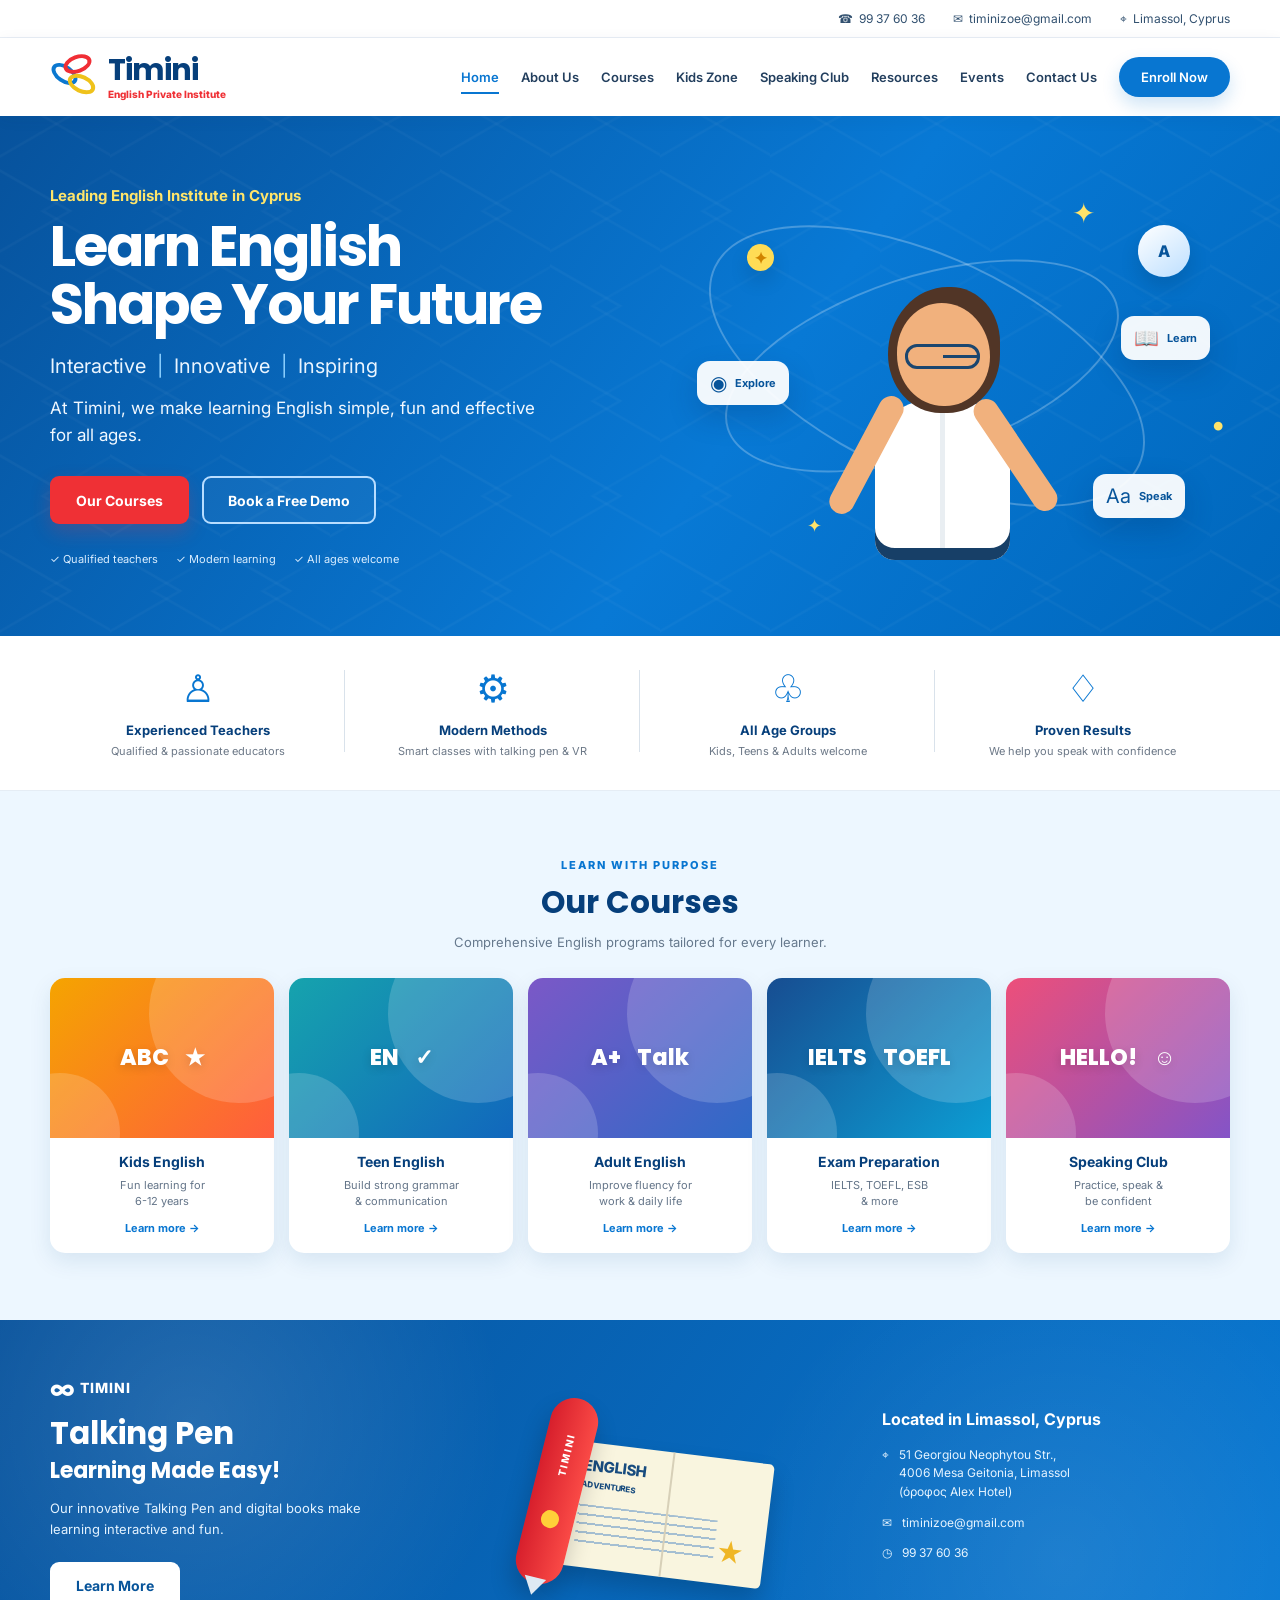
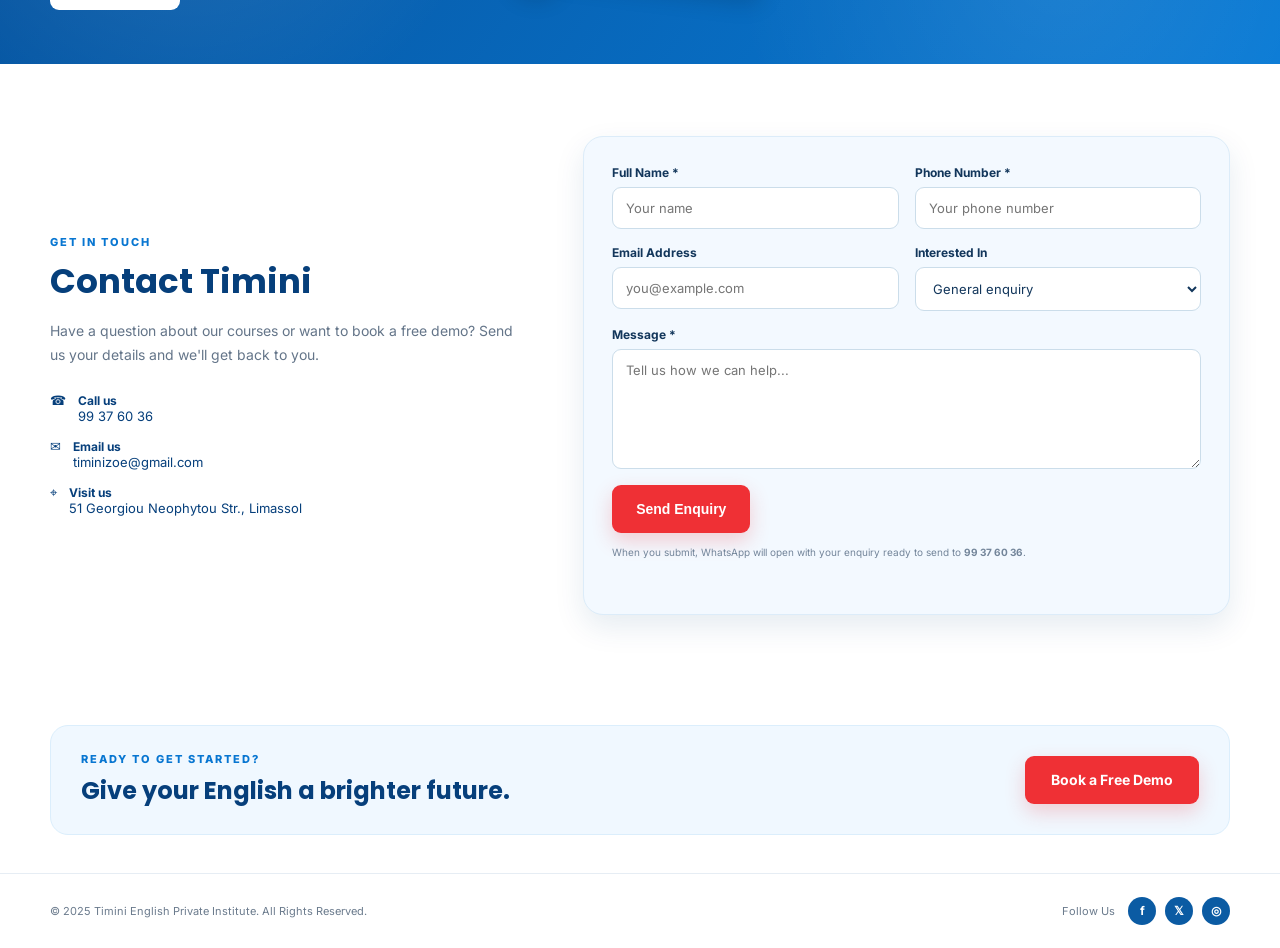
<file: timini/index.html>
<!DOCTYPE html>
<html lang="en">
<head>
  <meta charset="UTF-8">
  <meta name="viewport" content="width=device-width, initial-scale=1.0">
  <meta name="description" content="Timini English Private Institute in Limassol, Cyprus. English courses for kids, teens and adults.">
  <title>Timini English Private Institute</title>
  <link rel="preconnect" href="https://fonts.googleapis.com">
  <link rel="preconnect" href="https://fonts.gstatic.com" crossorigin>
  <link href="https://fonts.googleapis.com/css2?family=Inter:wght@400;500;600;700;800&family=Poppins:wght@500;600;700;800&display=swap" rel="stylesheet">
  <link rel="stylesheet" href="style.css">
</head>
<body>
  <header class="site-header" id="site-header">
    <div class="topbar">
      <div class="container topbar-inner">
        <a href="tel:+35799376036">☎ <span>99 37 60 36</span></a>
        <a href="mailto:timinizoe@gmail.com">✉ <span>timinizoe@gmail.com</span></a>
        <span>⌖ <span>Limassol, Cyprus</span></span>
      </div>
    </div>

    <div class="nav-wrap">
      <div class="container nav-inner">
        <a class="brand" href="#home" aria-label="Timini English Private Institute home">
          <span class="brand-mark" aria-hidden="true">
            <i></i><b></b><em></em>
          </span>
          <span>
            <strong>Timini</strong>
            <small>English Private Institute</small>
          </span>
        </a>

        <button class="menu-toggle" type="button" aria-expanded="false" aria-controls="primary-nav" aria-label="Open navigation">
          <span></span><span></span><span></span>
        </button>

        <nav id="primary-nav" class="primary-nav" aria-label="Primary navigation">
          <a class="nav-link active" href="#home">Home</a>
          <a class="nav-link" href="#about">About Us</a>
          <a class="nav-link" href="#courses">Courses</a>
          <a class="nav-link" href="#kids">Kids Zone</a>
          <a class="nav-link" href="#speaking">Speaking Club</a>
          <a class="nav-link" href="#resources">Resources</a>
          <a class="nav-link" href="#events">Events</a>
          <a class="nav-link" href="#contact-form">Contact Us</a>
          <a class="enroll-btn" href="#contact-form">Enroll Now</a>
        </nav>
      </div>
    </div>
  </header>

  <main>
    <section id="home" class="hero">
      <div class="hero-pattern"></div>
      <div class="container hero-grid">
        <div class="hero-copy reveal">
          <p class="eyebrow">Leading English Institute in Cyprus</p>
          <h1>Learn English<br><span>Shape Your Future</span></h1>
          <p class="hero-tagline">Interactive <b>|</b> Innovative <b>|</b> Inspiring</p>
          <p class="hero-text">At Timini, we make learning English simple, fun and effective for all ages.</p>
          <div class="hero-actions">
            <a class="btn btn-red" href="#courses">Our Courses</a>
            <a class="btn btn-outline" href="#contact">Book a Free Demo</a>
          </div>
          <div class="hero-trust">
            <span>✓ Qualified teachers</span>
            <span>✓ Modern learning</span>
            <span>✓ All ages welcome</span>
          </div>
        </div>

        <div class="hero-visual reveal" aria-label="Illustration of immersive English learning">
          <div class="orbit orbit-one"></div>
          <div class="orbit orbit-two"></div>
          <div class="planet planet-one">A</div>
          <div class="planet planet-two">✦</div>
          <div class="float-card card-book">📖<strong>Learn</strong></div>
          <div class="float-card card-vr">◉<strong>Explore</strong></div>
          <div class="float-card card-chat">Aa<strong>Speak</strong></div>
          <div class="student">
            <div class="hair"></div>
            <div class="head"><span class="glasses"></span></div>
            <div class="body"></div>
            <div class="arm arm-left"></div>
            <div class="arm arm-right"></div>
          </div>
          <div class="sparkle s1">✦</div>
          <div class="sparkle s2">✦</div>
          <div class="sparkle s3">•</div>
        </div>
      </div>
    </section>

    <section id="about" class="features">
      <div class="container features-grid">
        <article class="feature reveal">
          <div class="feature-icon">♙</div>
          <h3>Experienced Teachers</h3>
          <p>Qualified &amp; passionate educators</p>
        </article>
        <article class="feature reveal">
          <div class="feature-icon">⚙</div>
          <h3>Modern Methods</h3>
          <p>Smart classes with talking pen &amp; VR</p>
        </article>
        <article class="feature reveal">
          <div class="feature-icon">♧</div>
          <h3>All Age Groups</h3>
          <p>Kids, Teens &amp; Adults welcome</p>
        </article>
        <article class="feature reveal">
          <div class="feature-icon">♢</div>
          <h3>Proven Results</h3>
          <p>We help you speak with confidence</p>
        </article>
      </div>
    </section>

    <section id="courses" class="courses section">
      <div class="container">
        <div class="section-heading reveal">
          <p class="section-kicker">LEARN WITH PURPOSE</p>
          <h2>Our Courses</h2>
          <p>Comprehensive English programs tailored for every learner.</p>
        </div>

        <div class="course-grid">
          <article class="course-card reveal" id="kids">
            <div class="course-image kids-image"><span>ABC</span><span>★</span></div>
            <div class="course-body">
              <h3>Kids English</h3>
              <p>Fun learning for<br>6-12 years</p>
              <a href="#contact">Learn more <span>→</span></a>
            </div>
          </article>

          <article class="course-card reveal">
            <div class="course-image teen-image"><span>EN</span><span>✓</span></div>
            <div class="course-body">
              <h3>Teen English</h3>
              <p>Build strong grammar<br>&amp; communication</p>
              <a href="#contact">Learn more <span>→</span></a>
            </div>
          </article>

          <article class="course-card reveal">
            <div class="course-image adult-image"><span>A+</span><span>Talk</span></div>
            <div class="course-body">
              <h3>Adult English</h3>
              <p>Improve fluency for<br>work &amp; daily life</p>
              <a href="#contact">Learn more <span>→</span></a>
            </div>
          </article>

          <article class="course-card reveal">
            <div class="course-image exam-image"><span>IELTS</span><span>TOEFL</span></div>
            <div class="course-body">
              <h3>Exam Preparation</h3>
              <p>IELTS, TOEFL, ESB<br>&amp; more</p>
              <a href="#contact">Learn more <span>→</span></a>
            </div>
          </article>

          <article class="course-card reveal" id="speaking">
            <div class="course-image speaking-image"><span>HELLO!</span><span>☺</span></div>
            <div class="course-body">
              <h3>Speaking Club</h3>
              <p>Practice, speak &amp;<br>be confident</p>
              <a href="#contact">Learn more <span>→</span></a>
            </div>
          </article>
        </div>
      </div>
    </section>

    <section id="resources" class="promo">
      <div class="promo-shapes"></div>
      <div class="container promo-grid">
        <div class="promo-copy reveal">
          <div class="mini-logo"><span>∞</span> TIMINI</div>
          <h2>Talking Pen<br><span>Learning Made Easy!</span></h2>
          <p>Our innovative Talking Pen and digital books make learning interactive and fun.</p>
          <a class="btn btn-white" href="#contact-form">Learn More</a>
        </div>

        <div class="pen-visual reveal" aria-label="Talking pen and digital book illustration">
          <div class="pen">
            <div class="pen-tip"></div>
            <div class="pen-body">TIMINI</div>
            <div class="pen-button"></div>
          </div>
          <div class="book">
            <div class="book-title">ENGLISH<br><small>ADVENTURES</small></div>
            <div class="book-lines"></div>
            <div class="book-star">★</div>
          </div>
        </div>

        <div class="contact-mini reveal" id="contact">
          <h3>Located in Limassol, Cyprus</h3>
          <p>⌖ <span>51 Georgiou Neophytou Str.,<br>4006 Mesa Geitonia, Limassol<br>(όροφος Alex Hotel)</span></p>
          <a href="mailto:timinizoe@gmail.com">✉ <span>timinizoe@gmail.com</span></a>
          <a href="tel:+35799376036">◷ <span>99 37 60 36</span></a>
        </div>
      </div>
    </section>


    <section id="contact-form" class="contact-section">
      <div class="container contact-grid">
        <div class="contact-copy reveal">
          <p class="section-kicker">GET IN TOUCH</p>
          <h2>Contact Timini</h2>
          <p>Have a question about our courses or want to book a free demo? Send us your details and we'll get back to you.</p>
          <div class="contact-points">
            <a href="tel:+35799376036">☎ <span><strong>Call us</strong><br>99 37 60 36</span></a>
            <a href="mailto:timinizoe@gmail.com">✉ <span><strong>Email us</strong><br>timinizoe@gmail.com</span></a>
            <div>⌖ <span><strong>Visit us</strong><br>51 Georgiou Neophytou Str., Limassol</span></div>
          </div>
        </div>

        <div class="contact-card reveal">
          <form id="contactForm" novalidate>
            <div class="form-row">
              <div class="form-field">
                <label for="name">Full Name *</label>
                <input id="name" name="name" type="text" autocomplete="name" required placeholder="Your name">
              </div>
              <div class="form-field">
                <label for="phone">Phone Number *</label>
                <input id="phone" name="phone" type="tel" autocomplete="tel" required placeholder="Your phone number">
              </div>
            </div>

            <div class="form-row">
              <div class="form-field">
                <label for="email">Email Address</label>
                <input id="email" name="email" type="email" autocomplete="email" placeholder="you@example.com">
              </div>
              <div class="form-field">
                <label for="course">Interested In</label>
                <select id="course" name="course">
                  <option value="General enquiry">General enquiry</option>
                  <option value="Kids English">Kids English</option>
                  <option value="Teen English">Teen English</option>
                  <option value="Adult English">Adult English</option>
                  <option value="Exam Preparation">Exam Preparation</option>
                  <option value="Speaking Club">Speaking Club</option>
                  <option value="Free Demo">Free Demo</option>
                </select>
              </div>
            </div>

            <div class="form-field">
              <label for="message">Message *</label>
              <textarea id="message" name="message" rows="5" required placeholder="Tell us how we can help..."></textarea>
            </div>

            <button class="btn btn-red form-submit" type="submit">Send Enquiry</button>
            <p class="form-note">When you submit, WhatsApp will open with your enquiry ready to send to <strong>99 37 60 36</strong>.</p>
            <p id="formStatus" class="form-status" role="status" aria-live="polite"></p>
          </form>
        </div>
      </div>
    </section>

    <section id="events" class="demo-strip">
      <div class="container demo-inner reveal">
        <div>
          <p class="section-kicker">READY TO GET STARTED?</p>
          <h2>Give your English a brighter future.</h2>
        </div>
        <a class="btn btn-red" href="#contact">Book a Free Demo</a>
      </div>
    </section>
  </main>

  <footer>
    <div class="container footer-inner">
      <p>© 2025 Timini English Private Institute. All Rights Reserved.</p>
      <div class="socials">
        <span>Follow Us</span>
        <a href="#" aria-label="Facebook">f</a>
        <a href="#" aria-label="Twitter">𝕏</a>
        <a href="#" aria-label="Instagram">◎</a>
      </div>
    </div>
  </footer>

  <button class="back-to-top" type="button" aria-label="Back to top">↑</button>
  <script src="script.js"></script>
</body>
</html>
</file>
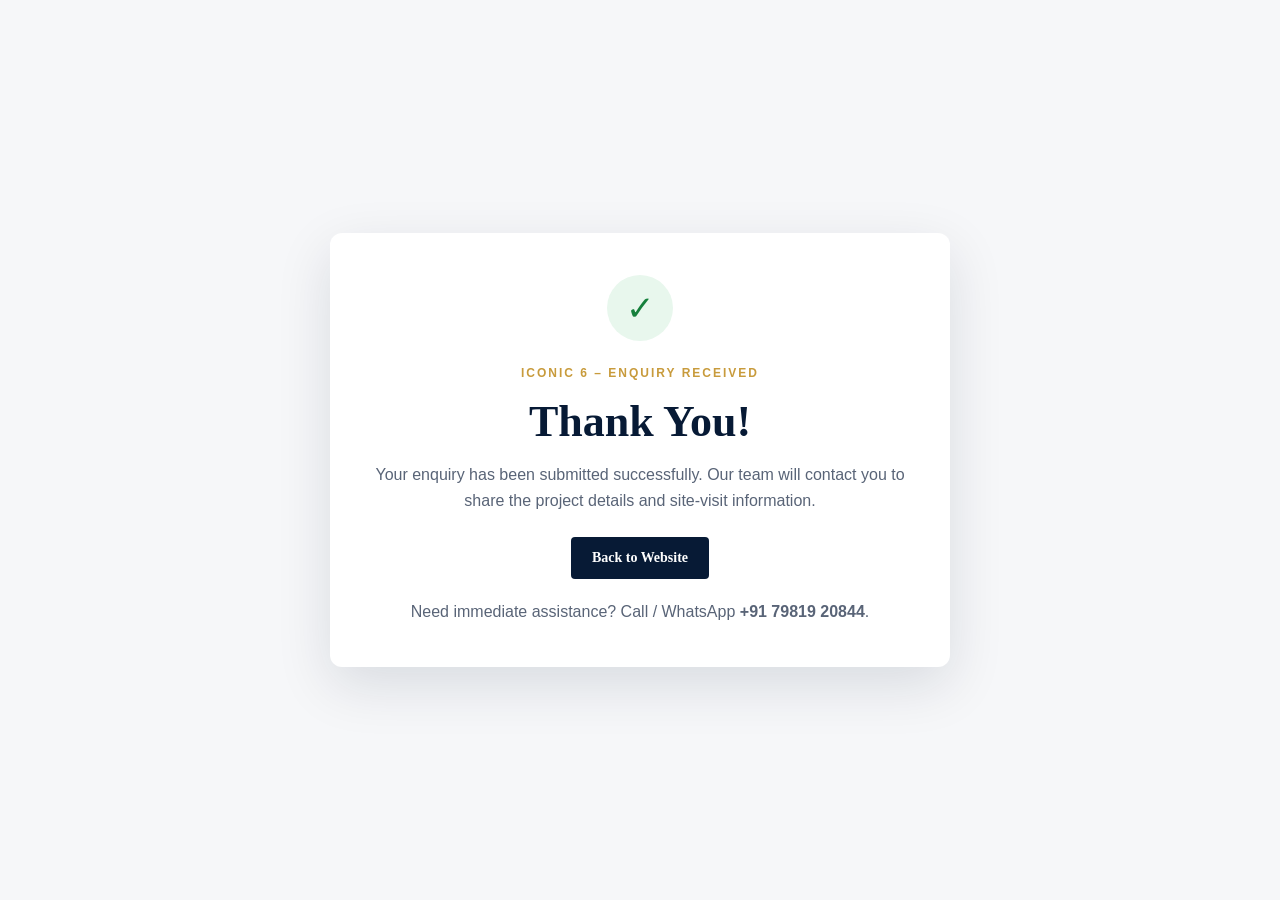
<file: SRBackup/thank-you.html>
<!doctype html>
<html lang="en">
<head>
  <meta charset="utf-8">
  <meta name="viewport" content="width=device-width, initial-scale=1">
  <title>Thank You – Iconic 6 Enquiry</title>
  <link rel="stylesheet" href="style.css">
  <script src="config.js"></script>
  <script>
    (function () {
      var pixelId = window.ICONIC6_META_PIXEL_ID;
      if (!pixelId || pixelId === "PASTE_YOUR_META_PIXEL_ID_HERE") return;
      !function(f,b,e,v,n,t,s){if(f.fbq)return;n=f.fbq=function(){n.callMethod?
      n.callMethod.apply(n,arguments):n.queue.push(arguments)};if(!f._fbq)f._fbq=n;
      n.push=n;n.loaded=!0;n.version='2.0';n.queue=[];t=b.createElement(e);t.async=!0;
      t.src=v;s=b.getElementsByTagName(e)[0];s.parentNode.insertBefore(t,s)}
      (window,document,'script','https://connect.facebook.net/en_US/fbevents.js');
      fbq('init', pixelId);
      fbq('track', 'PageView');
      // Fire Lead only after the successful form submission flag is present.
      if (sessionStorage.getItem('iconic6_lead_submitted') === '1') {
        fbq('track', 'Lead', {content_name: sessionStorage.getItem('iconic6_lead_property') || 'Iconic 6'});
        sessionStorage.removeItem('iconic6_lead_submitted');
        sessionStorage.removeItem('iconic6_lead_property');
      }
    })();
  </script>
  <style>
    body{min-height:100vh;display:grid;place-items:center;background:#f6f7f9;padding:24px}
    .thanks-card{width:min(620px,100%);background:#fff;border-radius:12px;padding:42px 30px;text-align:center;box-shadow:0 18px 55px rgba(7,26,53,.12)}
    .thanks-icon{width:66px;height:66px;margin:0 auto 18px;border-radius:50%;display:grid;place-items:center;background:#e8f7ed;color:#16803c;font-size:34px}
    .thanks-card h1{font-size:clamp(30px,5vw,44px);color:#071a35;margin-bottom:14px}
    .thanks-card p{color:#596477;margin-bottom:24px}
  </style>
</head>
<body>
  <main class="thanks-card">
    <div class="thanks-icon" aria-hidden="true">✓</div>
    <span class="eyebrow dark">ICONIC 6 – ENQUIRY RECEIVED</span>
    <h1>Thank You!</h1>
    <p>Your enquiry has been submitted successfully. Our team will contact you to share the project details and site-visit information.</p>
    <a class="btn btn-navy" href="index.html">Back to Website</a>
    <p style="margin-top:20px;margin-bottom:0">Need immediate assistance? Call / WhatsApp <strong>+91 79819 20844</strong>.</p>
  </main>
</body>
</html>
</file>
<file: styles.css>
:root{
  --navy:#0b163d;--navy-2:#111f4d;--blue:#164b96;--orange:#f47a13;--magenta:#c31376;--purple:#6d238d;--teal:#159da1;--cyan:#1ba9ba;
  --ink:#0e1838;--muted:#61708f;--line:#e6eaf2;--white:#fff;--soft:#f6f8fc;--shadow:0 20px 60px rgba(11,22,61,.10);
  --radius:26px;--container:min(1160px,calc(100% - 40px));
}
*{box-sizing:border-box}html{scroll-behavior:smooth;scroll-padding-top:90px}body{margin:0;overflow-x:hidden;font-family:"DM Sans",system-ui,sans-serif;color:var(--ink);background:var(--white);line-height:1.6}a{text-decoration:none;color:inherit}button,input,select,textarea{font:inherit}button{cursor:pointer}.container{width:var(--container);margin-inline:auto}.section{padding:110px 0;position:relative;overflow:hidden}.section-light{background:var(--white)}.section-navy{background:var(--navy);color:var(--white)}.alt{background:#f8f9fd}.skip-link{position:fixed;top:-50px;left:20px;background:var(--orange);color:#fff;padding:10px 16px;z-index:9999;border-radius:0 0 10px 10px}.skip-link:focus{top:0}
.site-header{position:sticky;top:0;z-index:1000;background:rgba(255,255,255,.92);backdrop-filter:blur(18px);border-bottom:1px solid rgba(11,22,61,.08);transition:.3s}.nav-wrap{min-height:76px;display:flex;align-items:center;gap:22px}.brand{display:inline-flex;align-items:center;flex:none}.brand img{width:56px;height:56px;object-fit:cover;border-radius:50%;display:block}.primary-nav{display:flex;align-items:center;gap:4px;margin-left:auto;gap:30px}.primary-nav a{font-size:12px;font-weight:700;color:#273452;padding:9px 7px;border-radius:9px;white-space:nowrap}.primary-nav a:hover,.primary-nav a.active{color:var(--magenta);background:#fff2fa}.nav-call{background:var(--navy);color:#fff;padding:12px 17px;border-radius:999px;font-weight:800;font-size:13px;white-space:nowrap}.nav-dropdown{position:relative}.nav-dropdown-toggle{border:0;background:transparent;color:#273452;padding:9px 10px;border-radius:9px;font-size:12px;font-weight:800;white-space:nowrap;display:flex;align-items:center;gap:5px}.nav-dropdown-toggle:hover,.nav-dropdown-toggle[aria-expanded="true"]{color:var(--magenta);background:#fff2fa}.nav-dropdown-toggle span{font-size:14px}.dropdown-menu{position:absolute;top:calc(100% + 10px);left:0;min-width:235px;padding:8px;background:#fff;border:1px solid var(--line);border-radius:16px;box-shadow:0 18px 45px rgba(11,22,61,.14);display:none;z-index:1100}.dropdown-menu.open{display:grid}.dropdown-menu a{font-size:12px!important;padding:10px 12px!important;border-radius:9px;white-space:normal!important}.dropdown-menu a:hover{background:#f6f8fc;color:var(--magenta)}.dropdown-right{left:auto;right:0}.menu-toggle{display:none;border:0;background:transparent;padding:8px}.menu-toggle span{display:block;width:26px;height:2px;background:var(--navy);margin:5px 0;border-radius:2px}
.hero{min-height:calc(100vh - 76px);display:flex;align-items:center;background:radial-gradient(circle at 80% 35%,rgba(21,157,161,.12),transparent 32%),linear-gradient(180deg,#fff 0%,#fbfcff 100%)}.hero-grid{display:grid;grid-template-columns:1.05fr .95fr;gap:70px;align-items:center;position:relative;z-index:2}.hero-copy{padding:40px 0}.eyebrow,.kicker{display:inline-flex;align-items:center;gap:9px;font-size:12px;font-weight:800;letter-spacing:.16em;color:var(--magenta)}.eyebrow span{width:26px;height:2px;background:linear-gradient(90deg,var(--orange),var(--magenta));display:inline-block}.kicker.light{color:#7de0df}.hero h1{font-family:Manrope,sans-serif;font-size:clamp(44px,5vw,76px);line-height:1.03;letter-spacing:-.045em;margin:18px 0}.hero h1 em,.section-heading h2 em,.detail-copy h2 em,.contact-copy h2 em{font-style:normal;background:linear-gradient(90deg,var(--orange),var(--magenta),var(--teal));-webkit-background-clip:text;background-clip:text;color:transparent}.hero-lead{font-family:Manrope,sans-serif;font-size:22px;font-weight:800;margin:0 0 12px;color:var(--navy)}.hero-text{max-width:650px;color:var(--muted);font-size:17px}.hero-actions{display:flex;gap:12px;flex-wrap:wrap;margin:30px 0 15px}.btn{display:inline-flex;align-items:center;justify-content:center;gap:10px;min-height:48px;padding:13px 21px;border-radius:999px;font-weight:800;border:1px solid transparent;transition:.25s ease}.btn:hover{transform:translateY(-2px);box-shadow:0 12px 25px rgba(11,22,61,.12)}.btn-primary{background:linear-gradient(100deg,var(--orange),#ef5c24);color:#fff}.btn-secondary{background:#fff;border-color:#dce2ee;color:var(--navy)}.btn-ghost{background:transparent;border-color:#dce2ee;color:var(--navy)}.btn.full{width:100%}.whatsapp-link{font-size:14px;font-weight:800;color:var(--teal);display:inline-flex;gap:10px}.whatsapp-link span{color:var(--muted);font-weight:600}.hero-trust{display:flex;gap:30px;margin-top:42px}.hero-trust div{display:grid}.hero-trust strong{font-size:14px}.hero-trust span{font-size:12px;color:var(--muted)}
.hero-visual{position:relative;min-height:590px;display:grid;place-items:center}.visual-frame{width:min(520px,100%);height:520px;border-radius:42px;background:linear-gradient(145deg,#fff,#eef4ff);box-shadow:var(--shadow);border:1px solid #e8edf6;position:relative;padding:24px;overflow:hidden}.visual-frame:before{content:"";position:absolute;width:260px;height:260px;border-radius:50%;right:-90px;top:-100px;background:linear-gradient(135deg,rgba(244,122,19,.35),rgba(195,19,118,.2));filter:blur(4px)}.visual-top{display:flex;align-items:center;gap:8px;font-size:12px;font-weight:800;color:var(--muted);position:relative}.status-dot{width:8px;height:8px;background:#2fc26e;border-radius:50%}.visual-chip{margin-left:auto;background:#eaf9f7;color:#0e8c8d;padding:4px 8px;border-radius:99px;font-size:10px}.chart-card{background:#fff;border:1px solid #e8edf6;border-radius:25px;padding:24px;margin-top:22px;box-shadow:0 14px 35px rgba(11,22,61,.08);position:relative;z-index:1}.chart-heading{display:flex;justify-content:space-between}.chart-heading small{display:block;color:var(--muted);font-size:11px}.chart-heading strong{font-family:Manrope;font-size:18px}.chart-heading span{width:38px;height:38px;border-radius:12px;background:#fff4e8;color:var(--orange);display:grid;place-items:center;font-weight:900}.bars{height:200px;display:flex;align-items:end;gap:12px;padding:30px 8px 10px}.bars i{flex:1;max-width:42px;background:linear-gradient(180deg,var(--teal),var(--blue));border-radius:10px 10px 4px 4px}.bars i:nth-child(2n){background:linear-gradient(180deg,var(--orange),var(--magenta))}.chart-labels{display:flex;justify-content:space-between;color:var(--muted);font-size:10px}.mini-cards{display:grid;grid-template-columns:repeat(3,1fr);gap:12px;margin-top:14px;position:relative;z-index:2}.mini-cards>div{background:#fff;border:1px solid #e8edf6;border-radius:18px;padding:13px;display:grid;grid-template-columns:34px 1fr;column-gap:8px}.mini-icon{grid-row:span 2;width:34px;height:34px;border-radius:10px;display:grid;place-items:center;font-weight:900}.mini-icon.orange{background:#fff0e5;color:var(--orange)}.mini-icon.teal{background:#e8f8f7;color:var(--teal)}.mini-icon.magenta{background:#fff0f8;color:var(--magenta)}.mini-cards small{font-size:9px;color:var(--muted)}.mini-cards strong{font-size:12px}.visual-ring{position:absolute;border:1px solid rgba(22,75,150,.12);border-radius:50%;pointer-events:none}.ring-a{width:400px;height:400px;right:-210px;bottom:-190px}.ring-b{width:280px;height:280px;left:-170px;top:130px}.floating-note{position:absolute;background:#fff;padding:13px 17px;border-radius:16px;box-shadow:0 15px 40px rgba(11,22,61,.14);display:grid;grid-template-columns:32px 1fr;column-gap:9px;z-index:3}.floating-note span{grid-row:span 2;width:32px;height:32px;border-radius:10px;background:var(--navy);color:#fff;display:grid;place-items:center;font-size:10px}.floating-note b{font-size:12px}.floating-note small{font-size:10px;color:var(--muted)}.note-one{left:-12px;top:100px}.note-two{right:-10px;top:230px}.note-three{left:30px;bottom:50px}
.hero-orb{position:absolute;border-radius:50%;filter:blur(1px);opacity:.35}.orb-one{width:300px;height:300px;background:#ffd6bf;right:-120px;top:80px}.orb-two{width:240px;height:240px;background:#d6f5f3;left:-120px;bottom:0}
.logo-strip{background:var(--navy);color:#fff;padding:18px 0}.logo-strip-inner{display:flex;align-items:center;justify-content:center;gap:30px;font-size:11px;letter-spacing:.14em}.logo-strip strong{color:#fff;font-family:Manrope}
.section-heading{margin-bottom:55px}.section-heading h2{font-family:Manrope,sans-serif;font-size:clamp(34px,4vw,54px);line-height:1.08;letter-spacing:-.04em;margin:12px 0}.section-heading p{color:var(--muted);max-width:650px}.section-heading.split{display:grid;grid-template-columns:1fr .8fr;gap:70px;align-items:end}.section-heading.centered{text-align:center}.section-heading.centered p{margin:0 auto}
.about-grid{display:grid;grid-template-columns:1fr 1fr;gap:60px}.about-story{display:grid;grid-template-columns:1fr 1fr;gap:16px}.story-card{border:1px solid var(--line);border-radius:20px;padding:25px;transition:.25s;background:#fff}.story-card.active,.story-card:hover{transform:translateY(-5px);box-shadow:var(--shadow);border-color:#f0c4dd}.story-number{font-size:11px;font-weight:900;color:var(--magenta)}.story-card h3{font-family:Manrope;margin:12px 0 5px}.story-card p{font-size:13px;color:var(--muted);margin:0}.stats-grid{display:grid;grid-template-columns:1fr 1fr;gap:16px}.stat-card{min-height:180px;background:linear-gradient(145deg,#f7f9fe,#fff);border:1px solid var(--line);border-radius:25px;padding:25px;display:flex;flex-direction:column;justify-content:end}.stat-card strong{font-family:Manrope;font-size:50px;line-height:1;color:var(--navy)}.stat-card span{font-weight:800;margin-top:12px}.stat-card small{color:var(--muted);font-size:11px;margin-top:4px}
.service-grid{display:grid;grid-template-columns:repeat(3,1fr);gap:18px}.service-card{background:linear-gradient(145deg,#111f4d,#0b163d);border:1px solid rgba(255,255,255,.12);border-radius:26px;padding:28px;min-height:440px;display:flex;flex-direction:column;position:relative;overflow:hidden;transition:.3s}.service-card:after{content:"";position:absolute;width:160px;height:160px;border-radius:50%;right:-90px;top:-90px;background:radial-gradient(circle,rgba(255,255,255,.13),transparent 65%)}.service-card:hover{transform:translateY(-6px);border-color:rgba(255,255,255,.28);box-shadow:0 22px 50px rgba(0,0,0,.22)}.service-icon{width:48px;height:48px;border-radius:14px;display:grid;place-items:center;color:#fff;font-weight:900;margin-bottom:18px}.service-icon.orange{background:linear-gradient(135deg,var(--orange),#ffad42)}.service-icon.teal{background:linear-gradient(135deg,var(--teal),#57d7cf)}.service-icon.magenta{background:linear-gradient(135deg,var(--magenta),#f05aa8)}.service-icon.purple{background:linear-gradient(135deg,var(--purple),#a24cc0)}.service-icon.blue{background:linear-gradient(135deg,var(--blue),#4a8bdb)}.service-index{position:absolute;right:24px;top:27px;color:rgba(255,255,255,.35);font-size:11px;font-weight:900}.service-card h3{font-family:Manrope;font-size:22px;margin:0 0 8px}.service-card p{font-size:13px;color:#bfc9df;margin:0 0 16px}.service-card ul{padding-left:17px;margin:0;color:#dce3f1;font-size:12px;line-height:1.8}.card-link{margin-top:auto;padding-top:22px;color:#fff;font-weight:800;font-size:13px;display:flex;justify-content:space-between;border-top:1px solid rgba(255,255,255,.1)}.card-link:hover{color:#7de0df}
.detail-grid{display:grid;grid-template-columns:1fr 1fr;gap:80px;align-items:center}.detail-grid.reverse .detail-copy{order:2}.detail-copy h2{font-family:Manrope;font-size:clamp(36px,4vw,56px);line-height:1.08;letter-spacing:-.04em;margin:12px 0 20px}.detail-copy p{color:var(--muted);max-width:560px;margin-bottom:28px}.detail-panel{min-height:360px;border-radius:32px;background:linear-gradient(145deg,#0d1c49,#162c68);padding:35px;box-shadow:var(--shadow);display:grid;grid-template-columns:1fr 1fr;gap:15px;position:relative;overflow:hidden}.detail-panel:before{content:"";position:absolute;width:260px;height:260px;border-radius:50%;background:linear-gradient(135deg,rgba(244,122,19,.35),rgba(195,19,118,.2));right:-100px;bottom:-120px}.metric{background:rgba(255,255,255,.08);border:1px solid rgba(255,255,255,.1);border-radius:20px;padding:20px;display:grid;align-content:center;position:relative;z-index:1}.metric span{font-size:11px;color:#aeb9d4}.metric strong{font-family:Manrope;color:#fff;font-size:25px}.panel-note{grid-column:1/-1;align-self:end;color:#7de0df;font-weight:800;font-size:13px}.website-panel{background:#fff;border:1px solid #dce2ee;padding:0;display:block;overflow:hidden}.browser-bar{height:48px;background:#eef2f8;display:flex;gap:7px;align-items:center;padding:0 18px}.browser-bar i{width:9px;height:9px;background:#c3cada;border-radius:50%}.browser-content{height:312px;background:linear-gradient(145deg,#fff,#e9f7f6);padding:45px;display:flex;flex-direction:column;justify-content:center;gap:13px}.browser-content span{height:7px;width:55%;background:#c9d6ec;border-radius:99px}.browser-content span:nth-child(2){width:38%}.browser-content span:nth-child(3){width:25%;background:#f7b06f}.browser-content b{font-family:Manrope;font-size:40px;line-height:1.05;margin-top:18px;color:var(--navy)}.creative-mock{height:380px;border-radius:32px;background:linear-gradient(145deg,#f5a126,#c31376 70%,#561b7c);color:#fff;padding:45px;display:flex;flex-direction:column;justify-content:space-between;box-shadow:var(--shadow);position:relative;overflow:hidden}.creative-mock:after{content:"";position:absolute;width:300px;height:300px;border-radius:50%;border:1px solid rgba(255,255,255,.4);right:-120px;top:-90px}.poster-mock span{font-size:13px;letter-spacing:.2em}.poster-mock strong{font-family:Manrope;font-size:72px;line-height:.86;letter-spacing:-.06em}.poster-mock small{font-weight:800}.identity-mock{height:380px;border-radius:32px;background:#0b163d;display:grid;place-items:center;align-content:center;color:#fff;box-shadow:var(--shadow);position:relative}.identity-circle{width:150px;height:150px;border-radius:50%;display:grid;place-items:center;font-family:Manrope;font-size:85px;background:linear-gradient(135deg,var(--orange),var(--magenta),var(--teal));margin-bottom:20px}.identity-mock strong{font-family:Manrope;font-size:24px}.identity-mock span{color:#9daac8;font-size:11px;letter-spacing:.2em}.id-mock{height:380px;width:min(420px,100%);justify-self:center;background:linear-gradient(145deg,#fff,#eef3fa);border:1px solid #dce2ee;border-radius:28px;box-shadow:var(--shadow);padding:30px;display:grid;grid-template-columns:110px 1fr;gap:25px;align-content:center;position:relative;overflow:hidden}.id-mock:before{content:"";position:absolute;width:300px;height:100px;background:linear-gradient(90deg,var(--teal),var(--blue));top:0;right:-80px;transform:skewY(-8deg)}.id-photo{width:100px;height:125px;background:linear-gradient(145deg,#ccd6e7,#8ea1c0);border-radius:16px;position:relative;z-index:1}.id-lines{display:grid;align-content:center;gap:8px;position:relative;z-index:1}.id-lines b{font-family:Manrope}.id-lines span{font-size:11px;color:var(--muted)}.id-lines i{width:120px;height:5px;background:#d6ddea;border-radius:99px}.id-chip{position:absolute;right:25px;bottom:25px;color:var(--orange);font-weight:900}.video-mock{height:380px;border-radius:32px;background:linear-gradient(145deg,#08133a,#152b66);box-shadow:var(--shadow);display:grid;place-items:center;position:relative;overflow:hidden;color:#fff}.video-mock:before{content:"";position:absolute;width:260px;height:260px;border-radius:50%;background:linear-gradient(135deg,var(--magenta),var(--orange));filter:blur(10px);opacity:.8}.play{width:85px;height:85px;border-radius:50%;display:grid;place-items:center;background:#fff;color:var(--magenta);font-size:24px;position:relative;z-index:1;padding-left:4px}.timeline{position:absolute;bottom:65px;left:45px;right:45px;height:8px;background:rgba(255,255,255,.18);display:flex;gap:5px;border-radius:99px}.timeline i{height:100%;background:#fff;opacity:.8;border-radius:99px;flex:1}.video-mock>b{position:absolute;bottom:30px;font-size:11px;letter-spacing:.2em}
.why-grid{display:grid;grid-template-columns:repeat(3,1fr);gap:18px}.why-card{border:1px solid var(--line);border-radius:23px;padding:28px;background:#fff;transition:.25s}.why-card:hover{transform:translateY(-5px);box-shadow:var(--shadow)}.why-card span{width:44px;height:44px;border-radius:13px;background:linear-gradient(135deg,#fff0e4,#ffe4f2);display:grid;place-items:center;color:var(--magenta);font-weight:900}.why-card h3{font-family:Manrope;font-size:19px;margin:18px 0 7px}.why-card p{font-size:13px;color:var(--muted);margin:0}
.portfolio-section{background:linear-gradient(180deg,#0b163d,#0d1a44)}.filters{display:flex;gap:8px;flex-wrap:wrap;margin-bottom:26px}.filter-btn{border:1px solid rgba(255,255,255,.16);background:rgba(255,255,255,.05);color:#dfe6f4;padding:10px 15px;border-radius:999px;font-weight:800;font-size:12px}.filter-btn:hover,.filter-btn.active{background:#fff;color:var(--navy)}.portfolio-grid{display:grid;grid-template-columns:repeat(3,1fr);gap:18px}.portfolio-item{background:#fff;border-radius:24px;overflow:hidden;color:var(--ink);transition:.25s}.portfolio-item:hover{transform:translateY(-5px);box-shadow:0 22px 45px rgba(0,0,0,.2)}.portfolio-item.is-hidden{display:none}.portfolio-art{height:220px;padding:25px;display:flex;flex-direction:column;justify-content:space-between;color:#fff;position:relative;overflow:hidden}.portfolio-art:after{content:"";position:absolute;width:170px;height:170px;border-radius:50%;right:-60px;bottom:-80px;border:1px solid rgba(255,255,255,.5)}.portfolio-art span{font-size:12px;font-weight:900;letter-spacing:.16em}.portfolio-art strong{font-family:Manrope;font-size:35px;line-height:.95;letter-spacing:-.03em}.art-meta{background:linear-gradient(135deg,#0d1d4c,#147b9c)}.art-web{background:linear-gradient(135deg,#0b163d,#596ee5)}.art-poster{background:linear-gradient(135deg,#f47a13,#c31376)}.art-logo{background:linear-gradient(135deg,#4e1c78,#c31376)}.art-logo span{font-family:Manrope;font-size:70px;line-height:.7}.art-id{background:linear-gradient(135deg,#159da1,#164b96)}.art-video{background:linear-gradient(135deg,#0b163d,#f47a13)}.portfolio-info{padding:20px}.portfolio-info span{font-size:10px;text-transform:uppercase;letter-spacing:.15em;color:var(--magenta);font-weight:900}.portfolio-info h3{font-family:Manrope;font-size:18px;margin:6px 0 10px}.text-button{border:0;background:none;padding:0;color:var(--blue);font-weight:800;font-size:12px}
.pricing-grid{display:grid;grid-template-columns:repeat(3,1fr);gap:18px;align-items:stretch}.price-card{border:1px solid var(--line);border-radius:28px;padding:32px;background:#fff;position:relative;display:flex;flex-direction:column}.price-card.featured{border:2px solid var(--magenta);box-shadow:var(--shadow);transform:translateY(-8px)}.popular{position:absolute;right:20px;top:20px;background:var(--magenta);color:#fff;font-size:9px;font-weight:900;padding:5px 8px;border-radius:99px}.price-label{font-size:11px;letter-spacing:.15em;font-weight:900;color:var(--teal)}.price-card h3{font-family:Manrope;font-size:31px;margin:10px 0 5px}.price-card>p{font-size:13px;color:var(--muted);min-height:50px}.starting{margin:18px 0;padding:16px;background:#f7f9fc;border-radius:15px;font-size:11px;color:var(--muted);display:flex;justify-content:space-between;align-items:center}.starting strong{font-family:Manrope;font-size:20px;color:var(--navy)}.price-card ul{padding-left:19px;color:#3f4e6e;font-size:13px;line-height:2;margin-bottom:25px}.price-card .btn{margin-top:auto}
.contact-section{background:linear-gradient(135deg,#0b163d 0%,#142a61 62%,#173c64 100%);color:#fff}.contact-grid{display:grid;grid-template-columns:.85fr 1.15fr;gap:70px;align-items:start}.contact-copy h2{font-family:Manrope;font-size:clamp(40px,5vw,66px);line-height:1.02;letter-spacing:-.04em;margin:14px 0}.contact-copy>p{color:#bfc9df;max-width:520px}.contact-actions{display:grid;gap:12px;margin:30px 0}.contact-line{display:flex;align-items:center;gap:14px;color:#fff}.contact-line>span{width:44px;height:44px;border-radius:13px;background:rgba(255,255,255,.1);display:grid;place-items:center;color:#7de0df}.contact-line small{display:block;color:#98a7c7;font-size:10px}.contact-line strong{font-size:16px}.contact-note{border-left:2px solid var(--orange);padding-left:15px;color:#aeb9d4;font-size:12px}.contact-form{background:#fff;color:var(--ink);padding:30px;border-radius:28px;box-shadow:0 25px 60px rgba(0,0,0,.18)}.form-grid{display:grid;grid-template-columns:1fr 1fr;gap:16px}label{font-size:11px;font-weight:900;color:#344260;display:grid;gap:7px}input,select,textarea{width:100%;border:1px solid #dfe5ef;border-radius:13px;padding:12px 14px;color:var(--ink);background:#fbfcfe;outline:0;transition:.2s}input:focus,select:focus,textarea:focus{border-color:var(--teal);box-shadow:0 0 0 4px rgba(21,157,161,.09)}textarea{resize:vertical}.full-field{grid-column:1/-1}.contact-form .btn{margin-top:18px}.form-status{font-size:12px;font-weight:800;min-height:18px;margin:10px 0 0}.form-status.success{color:#14875d}.form-status.error{color:#c31352}.form-helper{font-size:10px;color:var(--muted);margin:8px 0 0}
.site-footer{background:#070f2c;color:#fff}.footer-top{padding:65px 0 45px;display:grid;grid-template-columns:2fr 1fr 1fr 1fr;gap:50px}.footer-brand .brand img{width:72px;height:72px}.footer-brand p{color:#9ca9c5;max-width:270px;font-size:13px}.footer-col{display:grid;align-content:start;gap:9px}.footer-col h3{font-family:Manrope;font-size:14px;margin:0 0 10px}.footer-col a{color:#9ca9c5;font-size:12px}.footer-col a:hover{color:#fff}.footer-bottom{border-top:1px solid rgba(255,255,255,.1);padding:18px 0;display:flex;justify-content:space-between;color:#7685a4;font-size:10px;letter-spacing:.03em}
.modal{position:fixed;inset:0;display:none;place-items:center;z-index:2000}.modal.open{display:grid}.modal-backdrop{position:absolute;inset:0;background:rgba(5,10,30,.72);backdrop-filter:blur(6px)}.modal-card{position:relative;width:min(560px,calc(100% - 30px));background:#fff;border-radius:28px;padding:40px;box-shadow:0 30px 90px rgba(0,0,0,.35);z-index:1}.modal-card h2{font-family:Manrope;font-size:35px;margin:12px 0}.modal-card p{color:var(--muted)}.modal-close{position:absolute;right:15px;top:15px;width:36px;height:36px;border:0;border-radius:50%;background:#f0f3f8;color:var(--navy);font-size:24px;line-height:1}
.reveal{opacity:0;transform:translateY(20px);transition:opacity .65s ease,transform .65s ease}.reveal.visible{opacity:1;transform:none}
@media(max-width:1450px){.primary-nav{gap:0}.primary-nav a{font-size:11px;padding-inline:5px}.nav-call{display:none}.hero-grid{gap:35px}.service-grid{grid-template-columns:repeat(2,1fr)}}
@media(max-width:900px){:root{--container:min(100% - 30px,720px)}.nav-wrap{justify-content:space-between}.menu-toggle{display:block;order:3}.primary-nav{position:absolute;top:76px;left:15px;right:15px;max-width:calc(100vw - 30px);background:#fff;border:1px solid var(--line);border-radius:20px;padding:12px;display:none;flex-direction:column;align-items:stretch;box-shadow:var(--shadow);max-height:calc(100vh - 95px);overflow:auto}.primary-nav.open{display:flex}.primary-nav a{font-size:13px;padding:12px}.nav-dropdown{width:100%}.nav-dropdown-toggle{width:100%;justify-content:space-between;font-size:13px;padding:12px}.dropdown-menu,.dropdown-right{position:static;min-width:0;width:100%;box-shadow:none;border:0;border-radius:10px;background:#f7f9fc;padding:4px 8px}.dropdown-menu a{font-size:12px!important;padding:10px 12px!important}.dropdown-menu.open{display:grid}.hero{min-height:auto;padding:80px 0}.hero-grid,.about-grid,.detail-grid,.contact-grid,.section-heading.split{grid-template-columns:1fr;gap:45px}.hero-visual{min-height:540px}.hero-copy{padding:0}.section{padding:85px 0}.detail-grid.reverse .detail-copy{order:0}.why-grid,.portfolio-grid,.pricing-grid{grid-template-columns:1fr 1fr}.footer-top{grid-template-columns:1.5fr 1fr 1fr;gap:30px}.footer-brand{grid-column:1/-1}.logo-strip-inner{flex-direction:column;gap:5px;text-align:center}.primary-nav a.active{background:#fff2fa}}
@media(max-width:620px){:root{--container:calc(100% - 24px)}.brand img{width:50px;height:50px}.hero h1{font-size:42px}.hero-lead{font-size:19px}.hero-actions{display:grid;grid-template-columns:1fr}.btn{width:100%}.hero-trust{gap:15px;flex-wrap:wrap}.hero-visual{min-height:480px}.visual-frame{height:440px;padding:17px;border-radius:28px}.chart-card{padding:16px}.bars{height:140px;gap:7px}.mini-cards{gap:6px}.mini-cards>div{padding:8px;display:block}.mini-icon{margin-bottom:5px}.mini-cards small,.mini-cards strong{display:block}.floating-note{padding:9px 11px}.note-one{left:-4px;top:80px}.note-two{right:-4px;top:190px}.note-three{left:0;bottom:20px}.about-story,.stats-grid,.service-grid,.why-grid,.portfolio-grid,.pricing-grid,.form-grid{grid-template-columns:1fr}.price-card.featured{transform:none}.full-field{grid-column:auto}.section-heading{margin-bottom:38px}.detail-panel,.creative-mock,.identity-mock,.id-mock,.video-mock{height:330px}.poster-mock strong{font-size:58px}.footer-top{grid-template-columns:1fr 1fr}.footer-brand{grid-column:1/-1}.footer-bottom{flex-direction:column;gap:8px}.contact-form{padding:20px}.modal-card{padding:30px 22px}}
@media(prefers-reduced-motion:reduce){html{scroll-behavior:auto}.reveal{opacity:1;transform:none;transition:none}.btn,.service-card,.story-card,.why-card,.portfolio-item{transition:none}}

@media (min-width: 901px){
  .primary-nav{gap:30px}
  .nav-dropdown:hover > .dropdown-menu,
  .nav-dropdown:focus-within > .dropdown-menu{display:grid}
  .nav-dropdown:hover > .nav-dropdown-toggle,
  .nav-dropdown:focus-within > .nav-dropdown-toggle{color:var(--magenta);background:#fff2fa}
  .nav-dropdown-toggle{cursor:pointer}
}
</file>
<file: KokapetLuxuryVillas/style.css>
*{box-sizing:border-box;margin:0;padding:0}
:root{--navy:#071a35;--blue:#123d72;--gold:#f5c400;--cream:#f7f6f1;--white:#fff;--text:#142033;--muted:#687385;--border:#e5e7eb}
html{scroll-behavior:smooth}
body{font-family:Inter,"Noto Sans Telugu",sans-serif;color:var(--text);background:var(--cream);line-height:1.6}
a{text-decoration:none;color:inherit}.container{width:min(1180px,92%);margin:auto}
.header{position:sticky;top:0;z-index:50;background:rgba(255,255,255,.95);backdrop-filter:blur(12px);border-bottom:1px solid #eee}
.nav{height:78px;display:flex;align-items:center;justify-content:space-between;gap:24px}
.brand{display:flex;align-items:center;gap:10px;font-weight:800;color:var(--navy);letter-spacing:.5px}.brand small{display:block;font-size:9px;letter-spacing:2px;color:#7a8492}.brand-mark{width:38px;height:38px;border-radius:12px;background:var(--navy);color:var(--gold);display:grid;place-items:center;font-size:22px}
.nav-links{display:flex;gap:25px;font-size:13px;font-weight:600;color:#39465a}.nav-links a:hover{color:#a47c00}.nav-cta,.btn{display:inline-flex;align-items:center;justify-content:center;border-radius:10px;padding:12px 20px;font-weight:800;border:1px solid transparent;cursor:pointer;transition:.25s}
.nav-cta,.btn-primary{background:var(--gold);color:#111}.nav-cta:hover,.btn-primary:hover{transform:translateY(-2px);box-shadow:0 10px 25px #c49b0029}.menu-btn{display:none;border:0;background:none;font-size:26px}
.hero{min-height:680px;position:relative;background:linear-gradient(100deg,#061a33 0%,#092a50 48%,#234c70 100%);overflow:hidden}.hero:after{content:"";position:absolute;inset:0;background:radial-gradient(circle at 75% 20%,#ffffff18,transparent 35%)}
.hero-overlay{position:absolute;inset:0;background-image:linear-gradient(90deg,#061a33 0%,#061a33cc 38%,#061a3300 70%)}
.hero .container{position:relative;z-index:2;min-height:680px;display:grid;grid-template-columns:1.05fr .95fr;align-items:center;gap:45px}
.hero-copy{color:#fff;padding:60px 0}.eyebrow{font-size:12px;letter-spacing:2px;color:#f7d32e;font-weight:800}.hero h1{font-size:clamp(44px,6vw,78px);line-height:.98;margin:18px 0;font-weight:800;letter-spacing:-3px}.hero h1 span{color:var(--gold)}.hero-sub{font-size:18px;color:#dce5ef;max-width:560px}.price-card{margin:28px 0;display:inline-flex;flex-direction:column;padding:17px 25px;border-left:5px solid var(--gold);background:#ffffff0d;border-radius:0 14px 14px 0}.price-card span,.price-card small{color:#bdc9d6}.price-card strong{font-size:42px;line-height:1.05;color:#fff}.price-card strong span{font-size:18px;color:var(--gold)}.hero-actions{display:flex;gap:12px;flex-wrap:wrap}.btn-outline{border-color:#ffffff70;color:#fff}.btn-outline:hover{background:#fff;color:var(--navy)}.disclaimer{font-size:10px;color:#aebdcb;margin-top:15px}.hero-poster{justify-self:end;max-width:500px;border:7px solid #ffffff18;border-radius:20px;box-shadow:0 30px 70px #0008;overflow:hidden;transform:rotate(1deg)}.hero-poster img{display:block;width:100%;height:auto}
.stats-strip{background:#fff;border-bottom:1px solid var(--border)}.stats-grid{display:grid;grid-template-columns:repeat(4,1fr);padding:25px 0}.stats-grid div{text-align:center;border-right:1px solid var(--border)}.stats-grid div:last-child{border:0}.stats-grid strong{display:block;font-size:27px;color:var(--navy)}.stats-grid span{font-size:12px;color:var(--muted)}
.section{padding:100px 0}.two-col{display:grid;grid-template-columns:1.1fr .9fr;gap:80px;align-items:center}.section-kicker{font-size:11px;letter-spacing:2px;font-weight:800;color:#9a7600}.section-kicker.light{color:#e8c326}.section h2{font-size:clamp(35px,4vw,52px);line-height:1.08;margin:12px 0 18px;color:var(--navy);letter-spacing:-1.5px}.section h2 em{font-style:normal;color:#9d7a05}.lead{font-size:20px;color:#39465a}.section p{color:var(--muted)}.feature-list{display:grid;grid-template-columns:1fr 1fr;gap:18px;margin-top:30px}.feature-list div{padding:18px;background:#fff;border:1px solid var(--border);border-radius:14px}.feature-list span{color:#b58b00;margin-right:8px}.feature-list b,.feature-list small{display:block}.feature-list small{color:var(--muted);font-size:12px;margin-left:22px}
.glass-card{background:#fff;border:1px solid var(--border);padding:28px;border-radius:20px;box-shadow:0 20px 50px #071a3512}.card-top{display:flex;justify-content:space-between;font-size:11px;letter-spacing:2px;font-weight:800;color:#7d8795;padding-bottom:14px;border-bottom:1px solid var(--border)}.dot{width:9px;height:9px;background:var(--gold);border-radius:50%}.snapshot-row{display:flex;justify-content:space-between;gap:20px;padding:16px 0;border-bottom:1px solid #eee;font-size:13px}.snapshot-row span{color:var(--muted)}.snapshot-row strong{text-align:right;color:var(--navy)}.full{width:100%;margin-top:20px}.btn-dark{background:var(--navy);color:#fff}.btn-dark:hover{background:#12325b}
.dark-section{background:var(--navy);color:#fff}.dark-section h2{color:#fff}.dark-section p{color:#b9c5d4}.section-heading{max-width:760px;margin-bottom:45px}.center{text-align:center;margin-left:auto;margin-right:auto}.amenities-grid{display:grid;grid-template-columns:repeat(4,1fr);gap:14px}.amenity{padding:24px;background:#ffffff09;border:1px solid #ffffff16;border-radius:15px}.amenity span{font-size:30px;display:block;margin-bottom:12px}.amenity b{display:block}.amenity small{color:#9daec0}.amenity-note{text-align:center;color:#9daec0;font-size:12px;margin-top:28px}
.location-grid{display:grid;grid-template-columns:1fr 1fr;gap:30px}.location-card{padding:16px;background:#fff;border:1px solid var(--border);border-radius:20px}.map-placeholder{min-height:310px;border-radius:14px;background:linear-gradient(135deg,#dceaf5,#f7e7ad);display:flex;flex-direction:column;align-items:center;justify-content:center;color:var(--navy);position:relative;overflow:hidden}.map-placeholder:before{content:"";position:absolute;width:130%;height:1px;background:#ffffffb5;transform:rotate(-20deg);top:45%}.map-placeholder span{font-size:48px;z-index:1}.map-placeholder strong,.map-placeholder small{z-index:1}.location-points{display:grid;gap:16px}.location-points>div{display:grid;grid-template-columns:48px 1fr;gap:18px;background:#fff;border:1px solid var(--border);padding:23px;border-radius:16px}.location-points span{font-weight:800;color:#9b7700}.location-points p{font-size:13px;margin-top:4px}
.gallery-section{background:#fff}.gallery{display:grid;grid-template-columns:2fr 1fr 1fr;grid-template-rows:240px 240px;gap:15px}.gallery-main{grid-row:span 2;overflow:hidden;border-radius:18px}.gallery-main img{width:100%;height:100%;object-fit:cover}.gallery-card{border-radius:18px;padding:24px;color:#fff;display:flex;flex-direction:column;justify-content:flex-end;position:relative;overflow:hidden}.gallery-card:after{content:"";position:absolute;inset:0;background:linear-gradient(0deg,#0009,transparent 65%)}.gallery-card>*{position:relative;z-index:1}.gallery-card span{font-size:12px;opacity:.7}.gallery-card b{font-size:20px}.gallery-card small{opacity:.8}.gradient-one{background:linear-gradient(135deg,#345c78,#101b2d)}.gradient-two{background:linear-gradient(135deg,#b69339,#392f17)}.gradient-three{background:linear-gradient(135deg,#285b46,#10271f)}
.enquiry-section{background:linear-gradient(135deg,#061a33,#0e3158)}.enquiry-wrap{display:grid;grid-template-columns:.85fr 1.15fr;gap:60px;align-items:center}.enquiry-copy h2{color:#fff}.enquiry-copy p{color:#b8c7d7;max-width:500px}.contact-mini{display:flex;gap:10px;flex-wrap:wrap;margin-top:25px}.contact-mini a{padding:11px 15px;border:1px solid #ffffff22;border-radius:10px;color:#fff}.lead-form{background:#fff;padding:30px;border-radius:20px}.lead-form h3{font-size:27px;color:var(--navy)}.form-note{font-size:12px;color:var(--muted);margin-bottom:20px}.form-grid{display:grid;grid-template-columns:1fr 1fr;gap:15px}label{font-size:12px;font-weight:700;color:#39465a}input,select,textarea{width:100%;margin-top:7px;border:1px solid #dfe3e8;border-radius:9px;padding:12px;font:inherit;font-size:13px;outline:none;background:#fff}input:focus,select:focus,textarea:focus{border-color:#b99100;box-shadow:0 0 0 3px #f5c40022}.full-field{grid-column:1/-1}.radio-row{display:flex;gap:20px;margin-top:10px}.radio-row label{font-weight:600}.radio-row input{width:auto;margin-right:5px}.privacy{display:block;text-align:center;color:#8892a0;margin-top:10px;font-size:10px}.success{display:none;margin-top:12px;background:#ecf8ef;color:#24643a;padding:12px;border-radius:9px;font-size:12px}
.faq-section details{background:#fff;border:1px solid var(--border);border-radius:12px;margin-bottom:10px;padding:18px 20px}.faq-section summary{cursor:pointer;font-weight:700;color:var(--navy)}.faq-section details p{margin-top:10px;font-size:13px}.narrow{max-width:800px}
.footer{background:#041326;color:#aeb9c8;padding:55px 0 0}.footer-grid{display:grid;grid-template-columns:2fr 1fr 1fr;gap:50px;padding-bottom:45px}.footer-brand{color:#fff;margin-bottom:15px}.footer-grid b{display:block;color:#fff;margin-bottom:12px}.footer-grid a{display:block;margin:7px 0;font-size:13px}.footer-grid a:hover{color:#f3cc23}.footer-grid p{max-width:330px}.copyright{border-top:1px solid #ffffff12;text-align:center;padding:18px;font-size:10px}
.floating-actions{position:fixed;right:18px;bottom:18px;z-index:60;display:flex;flex-direction:column;gap:10px}.floating-actions a{width:48px;height:48px;border-radius:50%;display:grid;place-items:center;color:#fff;font-size:21px;box-shadow:0 8px 25px #0004}.float-wa{background:#159447}.float-call{background:#123d72}
@media(max-width:900px){.nav-links,.nav-cta{display:none}.menu-btn{display:block}.hero .container{grid-template-columns:1fr;padding:50px 0}.hero{min-height:auto}.hero-poster{justify-self:center;max-width:430px}.hero-copy{padding:25px 0 0}.stats-grid{grid-template-columns:1fr 1fr;gap:15px}.stats-grid div:nth-child(2){border:0}.two-col,.location-grid,.enquiry-wrap{grid-template-columns:1fr;gap:40px}.amenities-grid{grid-template-columns:1fr 1fr}.gallery{grid-template-columns:1fr 1fr;grid-template-rows:300px 180px 180px}.gallery-main{grid-column:1/-1;grid-row:auto}.footer-grid{grid-template-columns:1fr 1fr}}
@media(max-width:560px){.section{padding:70px 0}.hero h1{font-size:48px}.price-card strong{font-size:34px}.feature-list,.amenities-grid,.form-grid{grid-template-columns:1fr}.full-field{grid-column:auto}.gallery{display:grid;grid-template-columns:1fr;grid-template-rows:280px 160px 160px 160px}.gallery-main{grid-column:auto}.footer-grid{grid-template-columns:1fr}.hero-actions .btn{width:100%}.stats-grid{grid-template-columns:1fr 1fr}.stats-grid strong{font-size:22px}}

.image-card{padding:0;min-height:0}.image-card img{position:absolute;inset:0;width:100%;height:100%;object-fit:cover}.image-card:before{content:"";position:absolute;inset:0;background:linear-gradient(0deg,#000a,transparent 62%);z-index:1}.image-card>*:not(img){position:relative;z-index:2}.video-gallery-grid{display:grid;grid-template-columns:repeat(5,1fr);gap:12px;margin-top:12px}.video-gallery-grid img{width:100%;height:150px;object-fit:cover;border-radius:14px;display:block;box-shadow:0 10px 25px #071a3512}
@media(max-width:900px){.video-gallery-grid{grid-template-columns:repeat(3,1fr)}}
@media(max-width:560px){.video-gallery-grid{grid-template-columns:1fr 1fr}.video-gallery-grid img{height:130px}}
</file>
<file: PCSI/style.css>
.site-header{position:sticky;top:0;z-index:1000;background:#fff;box-shadow:0 4px 18px rgba(10,35,72,.10)}
:root{--navy:#0a2348;--royal:#1d5fc4;--gold:#e59a09;--charcoal:#202938;--muted:#667085;--light:#f5f7fb;--white:#fff;--line:#e4e9f0;--shadow:0 16px 45px rgba(10,35,72,.09)}*{box-sizing:border-box}html{scroll-behavior:smooth}body{margin:0;font-family:Inter,Arial,sans-serif;color:var(--charcoal);line-height:1.65}.container{width:min(1140px,92%);margin:auto}.skip-link{position:absolute;left:-9999px}.skip-link:focus{left:15px;top:15px;background:#fff;padding:10px;z-index:999}.topbar{background:var(--navy);color:#dce7f8;font-size:.8rem}.topbar-inner{min-height:38px;display:flex;align-items:center;justify-content:space-between}.topbar a{color:#dce7f8;text-decoration:none;margin-left:22px}.navigation{height:82px;display:flex;align-items:center;justify-content:space-between}.brand img{width:250px;height:63px;object-fit:contain}.nav-menu{display:flex;gap:28px}.nav-menu a{color:var(--charcoal);font-size:.92rem;font-weight:700;text-decoration:none}.nav-menu a:hover{color:var(--royal)}.menu-toggle{display:none;border:0;background:none;font-size:1.6rem}.hero{min-height:690px;display:flex;align-items:center;position:relative;background:url("https://images.unsplash.com/photo-1521737711867-e3b97375f902?auto=format&fit=crop&w=1900&q=85") center/cover}.hero-shade{position:absolute;inset:0;background:linear-gradient(90deg,rgba(10,35,72,.96),rgba(10,35,72,.76),rgba(10,35,72,.28))}.hero-content{position:relative;color:#fff;max-width:770px}.eyebrow{margin:0 0 8px;color:var(--gold);font-size:.76rem;font-weight:800;letter-spacing:.15em}h1,h2,h3,h4{font-family:Manrope,Inter,sans-serif;line-height:1.2}h1{font-size:clamp(2.8rem,5vw,4.8rem);margin:0 0 20px}h1 span{color:var(--gold)}.hero-content>p{font-size:1.08rem;color:#e8eef8;max-width:720px}.hero-actions{display:flex;gap:14px;margin:30px 0}.button{border:1px solid transparent;border-radius:10px;padding:13px 20px;font-family:inherit;font-weight:800;text-decoration:none;display:inline-flex;align-items:center;justify-content:center;gap:8px;cursor:pointer;transition:.25s}.button:hover{transform:translateY(-3px);box-shadow:0 12px 25px rgba(0,0,0,.15)}.button-gold{background:var(--gold);color:var(--navy)}.button-light{border-color:#fff;color:#fff}.button-email{border-color:var(--navy);color:var(--navy);background:#fff}.trust-row{display:flex;gap:30px;margin-top:30px}.trust-row div{padding-left:14px;border-left:2px solid var(--gold)}.trust-row strong,.trust-row span{display:block}.trust-row span{font-size:.8rem;color:#d9e3f1}.section{padding:92px 0}.soft-bg,.contact-section{background:var(--light)}.section-heading{margin-bottom:42px}.section-heading h2,.why-layout h2,.contact-copy h2{font-size:clamp(2rem,3.5vw,3rem);margin:0 0 12px}.section-heading>p{color:var(--muted);max-width:760px}.split-heading{display:grid;grid-template-columns:1.05fr .95fr;gap:70px;align-items:end}.centered{text-align:center}.centered>p{margin-left:auto;margin-right:auto}.card-grid{display:grid;gap:18px}.four{grid-template-columns:repeat(4,1fr)}.three{grid-template-columns:repeat(3,1fr)}.feature-card,.service-card,.job-card{background:#fff;border:1px solid var(--line);border-radius:17px;padding:24px;transition:.25s}.feature-card:hover,.service-card:hover,.job-card:hover{transform:translateY(-6px);box-shadow:var(--shadow)}.feature-icon{width:46px;height:46px;display:grid;place-items:center;border-radius:12px;background:#eaf1ff;color:var(--royal);font-size:1.25rem;font-weight:800}.feature-card h3,.service-card h3,.job-card h3{margin:16px 0 8px}.feature-card p,.service-card p,.job-card p{margin:0;color:var(--muted);font-size:.92rem}.number{color:var(--gold);font-weight:800}.service-card a,.job-card a{display:inline-block;margin-top:18px;color:var(--royal);font-weight:800;text-decoration:none}.job-icon{font-size:1.8rem}.special-job{background:linear-gradient(135deg,#f6fbff,#fff6e5)}.why-section{padding:92px 0;background:var(--navy);color:#fff}.why-layout{display:grid;grid-template-columns:.9fr 1.1fr;gap:75px;align-items:center}.why-layout>div>p:not(.eyebrow){color:#cdd9eb}.why-list{display:grid;grid-template-columns:1fr 1fr;gap:14px}.why-list>div{display:flex;gap:12px;padding:16px;border-radius:12px;background:rgba(255,255,255,.06);border:1px solid rgba(255,255,255,.09)}.why-list b{color:var(--gold)}.why-list strong,.why-list small{display:block}.why-list small{color:#cdd9eb;font-size:.78rem;margin-top:4px}.process-grid{display:grid;grid-template-columns:repeat(4,1fr);gap:20px}.process-grid article{text-align:center}.process-grid span{width:58px;height:58px;margin:auto;display:grid;place-items:center;border-radius:50%;background:var(--navy);color:#fff;border:5px solid #eaf1ff;font-weight:800}.process-grid h3{font-size:1rem;margin:16px 0 7px}.process-grid p{margin:0;color:var(--muted);font-size:.9rem}.contact-layout{display:grid;grid-template-columns:.9fr 1.1fr;gap:70px;align-items:start}.contact-logo{width:280px;max-width:100%;height:auto;margin-bottom:8px}.contact-copy>p:not(.eyebrow){color:var(--muted)}.contact-details{margin:24px 0}.contact-details div{margin:14px 0}.contact-details strong,.contact-details a{display:block}.contact-details a{color:var(--royal);font-weight:700;text-decoration:none}.contact-buttons{display:flex;flex-wrap:wrap;gap:10px}.enquiry-form{background:#fff;border-radius:20px;padding:30px;box-shadow:var(--shadow)}.enquiry-form h3{margin-top:0;font-size:1.5rem}.field{margin-bottom:15px}.field label{display:block;font-size:.9rem;font-weight:700}.field input,.field select,.field textarea{width:100%;margin-top:6px;padding:12px;border:1px solid #d6dce5;border-radius:9px;font:inherit;color:var(--charcoal)}.field input:focus,.field select:focus,.field textarea:focus{outline:3px solid #dbe8ff;border-color:var(--royal)}.field small{display:block;min-height:18px;color:#bd2525;font-size:.76rem}.submit-button{width:100%}.form-message{min-height:24px;color:#16754b;font-size:.9rem;font-weight:700}.site-footer{background:#06152e;color:#d6e0ef;padding-top:55px}.footer-layout{display:grid;grid-template-columns:1.4fr .7fr .9fr;gap:55px}.footer-logo{width:270px;max-width:100%;height:auto;background:#fff;border-radius:10px;padding:5px}.site-footer h4{color:#fff;margin-top:0}.site-footer a{display:block;color:#d6e0ef;text-decoration:none;margin:8px 0;font-size:.9rem}.site-footer p{font-size:.9rem;max-width:410px}.copyright{border-top:1px solid rgba(255,255,255,.12);margin-top:35px;padding:18px 0;text-align:center;font-size:.82rem}@media(max-width:900px){.menu-toggle{display:block}.nav-menu{display:none;position:absolute;left:0;right:0;top:120px;background:#fff;padding:20px 4%;flex-direction:column;border-bottom:1px solid var(--line)}.nav-menu.open{display:flex}.split-heading,.why-layout,.contact-layout{grid-template-columns:1fr;gap:35px}.four{grid-template-columns:repeat(2,1fr)}.three{grid-template-columns:repeat(2,1fr)}.footer-layout{grid-template-columns:1fr 1fr}}@media(max-width:600px){.topbar-inner{justify-content:center;padding:7px 0}.topbar-inner>span{display:none}.topbar a{margin:0 7px}.navigation{height:70px}.brand img{width:210px;height:58px}.nav-menu{top:108px}.hero{min-height:650px}.hero-actions,.trust-row{flex-direction:column;align-items:flex-start}.trust-row{gap:10px}.section,.why-section{padding:68px 0}.four,.three,.why-list,.process-grid,.footer-layout{grid-template-columns:1fr}.enquiry-form{padding:22px}.contact-buttons{flex-direction:column}.button{width:100%}.hero-content .button{width:auto}.hero-content h1{font-size:2.65rem}}
</file>
<file: timini/style.css>
.site-header{position:sticky;top:0;z-index:1000;background:#fff}
:root{
  --blue:#0876d1;
  --blue-dark:#07549a;
  --blue-deep:#063f7b;
  --blue-light:#edf7ff;
  --red:#ef3035;
  --ink:#12365b;
  --muted:#61758c;
  --white:#fff;
  --shadow:0 12px 30px rgba(7,64,119,.10);
  --radius:18px;
}
*{box-sizing:border-box}
html{scroll-behavior:smooth}
body{margin:0;font-family:Inter,Arial,sans-serif;color:var(--ink);background:#fff;overflow-x:hidden}
a{color:inherit;text-decoration:none}
img{max-width:100%;display:block}
.container{width:min(1180px,calc(100% - 40px));margin-inline:auto}
.topbar{height:38px;border-bottom:1px solid #e8eef5;background:#fff;font-size:12px;color:#31506f}
.topbar-inner{height:100%;display:flex;align-items:center;justify-content:flex-end;gap:28px}
.topbar a,.topbar span{display:flex;align-items:center;gap:6px}
.nav-wrap{height:78px;background:#fff;position:relative;z-index:20;box-shadow:0 3px 15px rgba(10,52,90,.06)}
.nav-inner{height:100%;display:flex;align-items:center;justify-content:space-between;gap:30px}
.brand{display:flex;align-items:center;gap:10px;min-width:215px}
.brand strong{display:block;font-family:Poppins,sans-serif;font-size:30px;line-height:1;color:var(--blue-deep);letter-spacing:-1px}
.brand small{display:block;color:var(--red);font-size:10px;font-weight:800;margin-top:3px}
.brand-mark{width:48px;height:48px;position:relative;display:block}
.brand-mark i,.brand-mark b,.brand-mark em{position:absolute;display:block;border:4px solid;border-radius:50%;width:29px;height:18px;transform:rotate(35deg)}
.brand-mark i{border-color:#0b78d0;left:0;top:12px}
.brand-mark b{border-color:#f02e35;left:13px;top:2px;transform:rotate(-20deg)}
.brand-mark em{border-color:#efc21b;left:17px;top:22px;transform:rotate(25deg)}
.primary-nav{display:flex;align-items:center;gap:22px;font-size:13px;font-weight:600;white-space:nowrap}
.nav-link{position:relative;padding:30px 0;color:#233f5e;transition:.2s}
.nav-link:after{content:"";position:absolute;left:0;right:100%;bottom:21px;height:2px;background:var(--blue);transition:.25s}
.nav-link:hover,.nav-link.active{color:var(--blue)}
.nav-link:hover:after,.nav-link.active:after{right:0}
.enroll-btn{background:var(--blue);color:#fff;padding:12px 22px;border-radius:25px;box-shadow:0 8px 18px rgba(8,118,209,.2);transition:.2s}
.enroll-btn:hover{transform:translateY(-2px);background:var(--blue-dark)}
.menu-toggle{display:none;border:0;background:none;padding:8px;cursor:pointer}
.menu-toggle span{display:block;width:25px;height:2px;background:var(--ink);margin:5px}
.hero{position:relative;min-height:520px;background:linear-gradient(125deg,#07529c 0%,#0879d5 58%,#0067bc 100%);color:#fff;overflow:hidden}
.hero-pattern{position:absolute;inset:0;opacity:.16;background-image:linear-gradient(30deg,transparent 24%,rgba(255,255,255,.22) 25%,rgba(255,255,255,.22) 26%,transparent 27%,transparent 74%,rgba(255,255,255,.18) 75%,rgba(255,255,255,.18) 76%,transparent 77%),linear-gradient(150deg,transparent 24%,rgba(255,255,255,.18) 25%,rgba(255,255,255,.18) 26%,transparent 27%,transparent 74%,rgba(255,255,255,.14) 75%,rgba(255,255,255,.14) 76%,transparent 77%);background-size:110px 95px}
.hero-grid{min-height:520px;display:grid;grid-template-columns:1.03fr .97fr;align-items:center;gap:30px;position:relative}
.hero-copy{padding:58px 0}
.eyebrow{font-weight:700;color:#ffe56a;margin:0 0 13px;font-size:15px}
.hero h1{font-family:Poppins,sans-serif;font-size:56px;line-height:1.04;margin:0;letter-spacing:-2px}
.hero h1 span{font-weight:700}
.hero-tagline{font-size:20px;margin:20px 0 15px;color:#eaf5ff}
.hero-tagline b{color:#8fd1ff;font-weight:400;margin:0 6px}
.hero-text{font-size:17px;line-height:1.6;max-width:510px;color:#f1f8ff;margin-bottom:27px}
.hero-actions{display:flex;gap:13px;flex-wrap:wrap}
.btn{display:inline-flex;align-items:center;justify-content:center;min-height:48px;padding:0 24px;border-radius:9px;font-weight:700;font-size:14px;transition:.22s;border:2px solid transparent}
.btn-red{background:var(--red);color:#fff;box-shadow:0 8px 20px rgba(239,48,53,.22)}
.btn-red:hover{transform:translateY(-2px);box-shadow:0 12px 25px rgba(239,48,53,.3)}
.btn-outline{border-color:#b8ddff;color:#fff;background:rgba(255,255,255,.04)}
.btn-outline:hover{background:#fff;color:var(--blue-dark)}
.btn-white{background:#fff;color:var(--blue-dark)}
.btn-white:hover{transform:translateY(-2px);box-shadow:0 10px 22px rgba(0,0,0,.15)}
.hero-trust{display:flex;gap:18px;flex-wrap:wrap;margin-top:28px;font-size:11px;color:#d9edff}
.hero-visual{height:450px;position:relative}
.orbit{position:absolute;border:2px solid rgba(255,255,255,.25);border-radius:50%;transform:rotate(-18deg)}
.orbit-one{width:410px;height:180px;left:45px;top:125px}
.orbit-two{width:470px;height:220px;left:20px;top:105px;transform:rotate(25deg)}
.planet{position:absolute;border-radius:50%;display:grid;place-items:center;font-weight:800;box-shadow:0 10px 20px rgba(0,0,0,.12)}
.planet-one{width:52px;height:52px;right:40px;top:74px;background:linear-gradient(145deg,#fff,#bddfff);color:var(--blue-dark)}
.planet-two{width:27px;height:27px;left:75px;top:93px;background:#ffdc55;color:#d18400}
.float-card{position:absolute;background:rgba(255,255,255,.94);color:var(--blue-dark);border-radius:13px;padding:10px 13px;box-shadow:0 12px 30px rgba(0,37,80,.2);display:flex;gap:8px;align-items:center;font-size:20px;animation:float 4s ease-in-out infinite}
.float-card strong{font-size:11px}
.card-book{right:20px;top:165px}.card-vr{left:25px;top:210px;animation-delay:.7s}.card-chat{right:45px;bottom:83px;animation-delay:1.2s}
.student{position:absolute;width:180px;height:315px;left:180px;bottom:18px}
.student .head{position:absolute;width:93px;height:103px;border-radius:48% 52% 48% 50%;background:#f1b17d;left:45px;top:35px;z-index:2}
.student .hair{position:absolute;width:112px;height:126px;background:#513526;border-radius:55% 45% 48% 48%;left:36px;top:19px;z-index:1}
.student .body{position:absolute;width:135px;height:160px;background:linear-gradient(90deg,#fff 0 48%,#e9eef2 48% 52%,#fff 52%);left:23px;top:132px;border-radius:55px 55px 20px 20px;box-shadow:inset 0 -12px 0 #173f67}
.glasses{position:absolute;width:75px;height:25px;border:3px solid #1b466f;border-radius:12px;left:8px;top:41px}
.glasses:after{content:"";position:absolute;width:34px;border-top:3px solid #1b466f;left:35px;top:8px}
.arm{position:absolute;width:25px;height:130px;background:#f1b17d;border-radius:20px;top:122px;z-index:0}
.arm-left{left:2px;transform:rotate(28deg)}.arm-right{right:4px;transform:rotate(-34deg)}
.sparkle{position:absolute;color:#ffe36a;font-size:28px}.s1{right:135px;top:45px}.s2{left:135px;bottom:65px;font-size:18px}.s3{right:5px;bottom:160px}
.features{background:#fff;border-bottom:1px solid #e5edf5}
.features-grid{display:grid;grid-template-columns:repeat(4,1fr);padding:25px 0}
.feature{text-align:center;padding:5px 28px;position:relative}
.feature:not(:last-child):after{content:"";position:absolute;right:0;top:9px;height:82px;border-right:1px solid #d9e2eb}
.feature-icon{font-size:38px;color:var(--blue);height:47px;line-height:47px;font-family:Georgia,serif}
.feature h3{font-size:13px;margin:9px 0 6px;color:var(--blue-deep)}
.feature p{font-size:11px;line-height:1.45;color:#6c7887;margin:0}
.section{padding:67px 0}
.courses{background:var(--blue-light)}
.section-heading{text-align:center;margin-bottom:28px}
.section-kicker{font-size:11px;font-weight:800;letter-spacing:2px;color:var(--blue);margin:0 0 7px}
.section-heading h2{font-family:Poppins,sans-serif;font-size:31px;margin:0;color:var(--blue-deep)}
.section-heading>p:last-child{margin:8px 0 0;color:#66798d;font-size:13px}
.course-grid{display:grid;grid-template-columns:repeat(5,1fr);gap:15px}
.course-card{background:#fff;border-radius:15px;overflow:hidden;box-shadow:0 8px 22px rgba(8,65,116,.10);transition:.25s;min-width:0}
.course-card:hover{transform:translateY(-7px);box-shadow:0 17px 34px rgba(8,65,116,.17)}
.course-image{height:160px;position:relative;overflow:hidden;display:flex;align-items:center;justify-content:center;gap:16px;color:#fff;font-family:Poppins,sans-serif;font-weight:800}
.course-image:before,.course-image:after{content:"";position:absolute;border-radius:50%;background:rgba(255,255,255,.17)}
.course-image:before{width:180px;height:180px;right:-55px;top:-55px}.course-image:after{width:120px;height:120px;left:-50px;bottom:-55px}
.course-image span{position:relative;z-index:1;font-size:22px;text-shadow:0 3px 10px rgba(0,0,0,.15)}
.kids-image{background:linear-gradient(135deg,#f5a400,#ff5d3e)}.teen-image{background:linear-gradient(135deg,#16a3ad,#1167bd)}
.adult-image{background:linear-gradient(135deg,#7b58c7,#2e6ac7)}.exam-image{background:linear-gradient(135deg,#174d91,#0c9ed4)}
.speaking-image{background:linear-gradient(135deg,#ed4f7a,#8454c7)}
.course-body{text-align:center;padding:15px 10px 17px}
.course-body h3{margin:0 0 8px;font-size:14px;color:var(--blue-deep)}
.course-body p{font-size:11px;line-height:1.45;color:#647589;min-height:32px;margin:0}
.course-body a{display:inline-block;margin-top:11px;font-size:11px;color:var(--blue);font-weight:700}
.course-body a span{transition:.2s}.course-card:hover .course-body a span{margin-left:4px}
.promo{position:relative;overflow:hidden;background:linear-gradient(125deg,#07529c,#087ad5);color:#fff;padding:54px 0}
.promo-shapes{position:absolute;inset:0;background:radial-gradient(circle at 15% 30%,rgba(255,255,255,.12),transparent 28%),radial-gradient(circle at 83% 70%,rgba(255,255,255,.09),transparent 30%)}
.promo-grid{position:relative;display:grid;grid-template-columns:1fr 1fr 1fr;align-items:center;gap:45px}
.mini-logo{font-size:14px;font-weight:800;letter-spacing:1px;margin-bottom:12px}.mini-logo span{font-size:25px;vertical-align:middle}
.promo h2{font-family:Poppins,sans-serif;font-size:31px;line-height:1.1;margin:0}.promo h2 span{font-size:22px}
.promo-copy>p{font-size:13px;line-height:1.6;max-width:340px;color:#e3f2ff;margin:14px 0 22px}
.pen-visual{height:235px;position:relative}
.pen{position:absolute;left:75px;top:22px;width:48px;height:190px;background:linear-gradient(90deg,#d71f2c,#fa4a46);border-radius:26px;transform:rotate(14deg);box-shadow:0 14px 25px rgba(0,0,0,.2);z-index:2}
.pen-body{writing-mode:vertical-rl;transform:rotate(180deg);font-size:10px;font-weight:800;letter-spacing:2px;margin:35px auto;color:#fff}
.pen-button{width:18px;height:18px;background:#ffcf39;border-radius:50%;margin:0 auto}
.pen-tip{position:absolute;bottom:-12px;left:13px;border-left:11px solid transparent;border-right:11px solid transparent;border-top:18px solid #dfe9f3}
.book{position:absolute;left:105px;top:78px;width:205px;height:125px;background:#f9f5df;transform:rotate(7deg);border-radius:5px;box-shadow:0 14px 25px rgba(0,0,0,.18);padding:15px;color:#184c7f}
.book:after{content:"";position:absolute;left:50%;top:0;bottom:0;border-left:2px solid #d7d0b8}
.book-title{font-weight:800;font-size:15px;line-height:1.1}.book-title small{font-size:8px}
.book-lines{margin-top:14px;width:80%;height:42px;background:repeating-linear-gradient(to bottom,#a5bfd2 0 2px,transparent 2px 9px)}
.book-star{position:absolute;right:20px;bottom:15px;color:#efb625;font-size:27px}
.contact-mini{padding-left:15px}
.contact-mini h3{font-size:16px;margin:0 0 17px}.contact-mini p,.contact-mini a{display:flex;gap:10px;align-items:flex-start;color:#e6f4ff;font-size:12px;line-height:1.55;margin:0 0 12px}.contact-mini a:hover{color:#fff;text-decoration:underline}
.demo-strip{background:#fff;padding:38px 0}
.demo-inner{display:flex;justify-content:space-between;align-items:center;gap:25px;padding:26px 30px;border-radius:18px;background:#f0f8ff;border:1px solid #dbeefc}
.demo-inner h2{margin:0;font-family:Poppins,sans-serif;font-size:24px;color:var(--blue-deep)}
footer{background:#fff;border-top:1px solid #e6edf4;padding:23px 0}
.footer-inner{display:flex;align-items:center;justify-content:space-between;gap:20px;color:#6b7b8d;font-size:11px}
.footer-inner p{margin:0}.socials{display:flex;align-items:center;gap:9px}.socials span{margin-right:4px}.socials a{width:28px;height:28px;border-radius:50%;display:grid;place-items:center;background:#0b5ba3;color:#fff;font-weight:700;font-size:12px;transition:.2s}.socials a:hover{transform:translateY(-2px);background:#0876d1}
.back-to-top{position:fixed;right:22px;bottom:22px;width:42px;height:42px;border:0;border-radius:50%;background:var(--blue);color:#fff;font-size:20px;box-shadow:0 8px 20px rgba(0,80,150,.22);cursor:pointer;opacity:0;pointer-events:none;transform:translateY(10px);transition:.25s;z-index:50}.back-to-top.show{opacity:1;pointer-events:auto;transform:none}
.reveal{opacity:0;transform:translateY(20px);transition:opacity .65s ease,transform .65s ease}.reveal.visible{opacity:1;transform:none}
@keyframes float{0%,100%{transform:translateY(0)}50%{transform:translateY(-9px)}}

@media(max-width:1100px){
  .primary-nav{gap:14px;font-size:12px}
  .brand{min-width:195px}.course-grid{grid-template-columns:repeat(3,1fr)}
  .hero h1{font-size:50px}
}
@media(max-width:850px){
  .topbar{height:auto;padding:8px 0}.topbar-inner{justify-content:center;gap:16px;flex-wrap:wrap}
  .nav-wrap{height:68px}.menu-toggle{display:block}.primary-nav{position:absolute;top:68px;left:20px;right:20px;background:#fff;border-radius:0 0 16px 16px;box-shadow:0 15px 30px rgba(10,52,90,.15);padding:10px 16px 16px;display:none;flex-direction:column;align-items:stretch;gap:0}
  .primary-nav.open{display:flex}.nav-link{padding:13px 4px}.nav-link:after{bottom:6px}.enroll-btn{text-align:center;margin-top:8px}
  .hero-grid{grid-template-columns:1fr;min-height:auto}.hero-copy{padding:55px 0 10px}.hero-visual{height:360px;margin-top:-15px}
  .features-grid{grid-template-columns:repeat(2,1fr);padding:16px 0}.feature{padding:18px 15px}.feature:nth-child(2):after{display:none}.feature:nth-child(-n+2){border-bottom:1px solid #d9e2eb}
  .promo-grid{grid-template-columns:1fr;text-align:center;gap:15px}.promo-copy>p{margin-inline:auto}.contact-mini{padding:0;max-width:390px;margin:auto;text-align:left}.pen-visual{margin:auto;width:360px}
  .demo-inner{flex-direction:column;text-align:center}
}
@media(max-width:600px){
  .container{width:min(100% - 28px,1180px)}
  .topbar-inner{font-size:10px;gap:10px}.topbar-inner>a:last-of-type span{display:none}
  .brand strong{font-size:26px}.brand small{font-size:9px}.brand-mark{transform:scale(.88);transform-origin:left center}
  .hero h1{font-size:42px;letter-spacing:-1.5px}.hero-tagline{font-size:16px}.hero-text{font-size:14px}.hero-actions .btn{width:100%}.hero-trust{font-size:10px;gap:8px}
  .hero-visual{height:325px}.orbit-one{width:320px;height:150px;left:5px}.orbit-two{width:355px;height:180px;left:-10px}.student{transform:scale(.82);transform-origin:center bottom;left:90px}.float-card{transform:scale(.9)}.card-vr{left:0}.card-book{right:0}.card-chat{right:4px}
  .features-grid{grid-template-columns:1fr}.feature{border-bottom:1px solid #d9e2eb!important;padding:19px}.feature:last-child{border-bottom:0!important}.feature:after{display:none!important}
  .section{padding:48px 0}.section-heading h2{font-size:27px}.course-grid{grid-template-columns:1fr 1fr;gap:12px}.course-image{height:125px}.course-image span{font-size:17px}.course-body{padding:13px 7px}.course-body h3{font-size:12px}.course-body p{font-size:10px}
  .promo{padding:45px 0}.promo h2{font-size:27px}.promo h2 span{font-size:19px}.pen-visual{transform:scale(.88);transform-origin:center top;margin-bottom:-30px}
  .footer-inner{flex-direction:column;text-align:center}.socials{justify-content:center}
}
@media(max-width:390px){
  .course-grid{grid-template-columns:1fr}.course-image{height:155px}.hero h1{font-size:38px}.hero-visual{height:300px}.student{left:70px;transform:scale(.75);transform-origin:center bottom}
}

.contact-section{background:#fff;padding:72px 0}
.contact-grid{display:grid;grid-template-columns:.85fr 1.15fr;gap:55px;align-items:center}
.contact-copy h2{font-family:Poppins,sans-serif;font-size:34px;color:var(--blue-deep);margin:0 0 12px}
.contact-copy>p:not(.section-kicker){color:#647589;font-size:14px;line-height:1.7;max-width:470px;margin:0 0 25px}
.contact-points{display:grid;gap:14px}
.contact-points a,.contact-points div{display:flex;gap:12px;align-items:flex-start;color:var(--blue-deep);font-size:13px}
.contact-points a:hover{color:var(--blue)}
.contact-points strong{font-size:12px}
.contact-card{background:#f3f9ff;border:1px solid #dcecf9;border-radius:20px;padding:28px;box-shadow:var(--shadow)}
.form-row{display:grid;grid-template-columns:1fr 1fr;gap:16px}
.form-field{display:flex;flex-direction:column;gap:7px;margin-bottom:16px}
.form-field label{font-size:12px;font-weight:700;color:var(--ink)}
.form-field input,.form-field select,.form-field textarea{width:100%;border:1px solid #cbddea;background:#fff;border-radius:9px;padding:12px 13px;font:inherit;font-size:13px;color:var(--ink);outline:none;transition:border-color .2s,box-shadow .2s}
.form-field textarea{resize:vertical;min-height:120px}
.form-field input:focus,.form-field select:focus,.form-field textarea:focus{border-color:var(--blue);box-shadow:0 0 0 3px rgba(8,118,209,.10)}
.form-field input:invalid:not(:placeholder-shown),.form-field textarea:invalid:not(:placeholder-shown){border-color:#e45b60}
.form-submit{border:0;cursor:pointer}
.form-note{font-size:10px;color:#73859a;line-height:1.5;margin:12px 0 0}
.form-status{font-size:12px;font-weight:700;margin:9px 0 0;min-height:17px;color:var(--blue-dark)}
@media(max-width:850px){
  .contact-grid{grid-template-columns:1fr;gap:30px}
}
@media(max-width:600px){
  .contact-section{padding:50px 0}
  .contact-copy h2{font-size:28px}
  .contact-card{padding:20px}
  .form-row{grid-template-columns:1fr;gap:0}
  .form-submit{width:100%}
}
</file>
<file: SRBackup/style.css>
:root{--navy:#071a35;--blue:#123b6d;--gold:#c89b3c;--gold2:#e0b75d;--white:#fff;--bg:#f6f7f9;--text:#172033;--muted:#687386;--line:#e6e9ee;--green:#25d366;--shadow:0 18px 55px rgba(7,26,53,.12)}
*{box-sizing:border-box;margin:0;padding:0}html{scroll-behavior:smooth}body{font-family:"DM Sans",sans-serif;color:var(--text);background:var(--white);line-height:1.6}a{text-decoration:none;color:inherit}.container{width:min(1160px,92%);margin:auto}
.header{position:fixed;top:0;left:0;width:100%;z-index:1000;background:rgba(7,26,53,.95);backdrop-filter:blur(12px);box-shadow:0 5px 25px rgba(0,0,0,.12)}.nav-wrap{height:76px;display:flex;align-items:center;justify-content:space-between}.brand{display:flex;align-items:center;gap:10px;color:#fff;font-size:18px;letter-spacing:.1px}.brand strong{font-family:"Playfair Display",serif;font-size:22px}.brand-mark{width:40px;height:40px;border:1px solid rgba(224,183,93,.8);display:grid;place-items:center;color:var(--gold2);font-weight:700;font-size:13px;letter-spacing:1px}.nav{display:flex;align-items:center;gap:27px;color:#e9eef7;font-size:14px;font-weight:500}.nav a:not(.nav-cta):hover{color:var(--gold2)}.nav-cta{padding:11px 18px;background:var(--gold);color:var(--navy)!important;border-radius:4px;font-weight:700}.menu-toggle{display:none;background:none;border:0}.menu-toggle span{display:block;width:26px;height:2px;background:#fff;margin:5px}
.hero{min-height:730px;background:url("https://images.unsplash.com/photo-1600607687939-ce8a6c25118c?auto=format&fit=crop&w=2000&q=88") center/cover;position:relative;display:flex;align-items:center}.hero-overlay{position:absolute;inset:0;background:linear-gradient(90deg,rgba(3,17,35,.9),rgba(3,17,35,.45),rgba(3,17,35,.18))}.hero-content{position:relative;padding-top:70px}.hero-copy{max-width:760px;color:#fff}.eyebrow{display:inline-block;font-size:12px;letter-spacing:2px;font-weight:700;color:var(--gold2);margin-bottom:14px}.eyebrow.dark{color:var(--gold)}h1,h2{font-family:"Playfair Display",serif;line-height:1.15}h1{font-size:clamp(42px,6vw,72px);margin-bottom:22px}h1 span{color:var(--gold2)}.hero-copy>p{font-size:19px;max-width:650px;color:#e4e9f0;margin-bottom:32px}.hero-actions{display:flex;gap:13px;flex-wrap:wrap}.btn{display:inline-flex;align-items:center;justify-content:center;gap:10px;border:0;border-radius:4px;padding:13px 21px;font:700 14px "DM Sans";cursor:pointer;transition:.25s}.btn:hover{transform:translateY(-2px)}.btn-gold{background:var(--gold);color:var(--navy)}.btn-light-outline{border:1px solid rgba(255,255,255,.7);color:#fff;background:rgba(255,255,255,.04)}.btn-navy{background:var(--navy);color:#fff}.btn-whatsapp{background:var(--green);color:#073318;width:100%}.trust-row{display:flex;gap:20px;flex-wrap:wrap;margin-top:45px;font-size:12px;color:#e8edf4}.trust-row span{border-left:1px solid rgba(255,255,255,.35);padding-left:12px}
.search-section{margin-top:-70px;position:relative;z-index:5}.search-card{background:#fff;padding:28px 30px;box-shadow:var(--shadow);border-radius:7px}.search-heading{margin-bottom:18px}.search-heading h2{font-size:27px}.search-grid{display:grid;grid-template-columns:1.3fr 1fr 1fr 1fr auto;gap:12px;align-items:end}.search-grid label,.contact-form label{font-size:12px;font-weight:700;color:#596477}.search-grid input,.search-grid select,.contact-form input,.contact-form select,.contact-form textarea{width:100%;margin-top:7px;border:1px solid var(--line);border-radius:4px;padding:13px 12px;background:#fff;color:var(--text);font:14px "DM Sans";outline:none}.search-grid input:focus,.search-grid select:focus,.contact-form input:focus,.contact-form select:focus,.contact-form textarea:focus{border-color:var(--gold)}.search-btn{height:46px;white-space:nowrap}.reset-link{border:0;background:none;color:var(--blue);font-size:12px;margin-top:10px;cursor:pointer}
.section{padding:100px 0}.properties-section{background:var(--bg)}.section-head{display:flex;justify-content:space-between;gap:40px;align-items:end;margin-bottom:38px}.section-head h2,.center-head h2,.about-copy h2,.contact-copy h2{font-size:42px}.section-head>p{max-width:440px;color:var(--muted)}.property-grid{display:grid;grid-template-columns:repeat(3,1fr);gap:24px}.property-card{background:#fff;border-radius:7px;overflow:hidden;box-shadow:0 8px 28px rgba(7,26,53,.07);transition:.3s}.property-card:hover{transform:translateY(-5px);box-shadow:var(--shadow)}.property-image{height:230px;position:relative;overflow:hidden}.property-image img{width:100%;height:100%;object-fit:cover;transition:.5s}.property-card:hover .property-image img{transform:scale(1.05)}.tag{position:absolute;top:14px;left:14px;background:#fff;color:var(--navy);font-size:11px;font-weight:700;padding:5px 9px;border-radius:3px}.property-body{padding:20px}.property-body h3{font:700 21px "Playfair Display";margin-bottom:3px}.location{font-size:12px;color:var(--muted);margin-bottom:13px}.price{color:var(--blue);font-size:18px;font-weight:700;margin-bottom:14px}.stats{display:flex;gap:12px;flex-wrap:wrap;border-top:1px solid var(--line);border-bottom:1px solid var(--line);padding:11px 0;margin-bottom:14px;color:#5e6879;font-size:11px}.property-body p{font-size:12px;color:var(--muted);min-height:40px;margin-bottom:16px}.card-actions{display:flex;gap:8px}.card-actions .btn{padding:10px 11px;font-size:11px;flex:1}.card-actions .btn-whatsapp{background:#e9fff0;color:#12813a}.no-results{text-align:center;padding:50px;background:#fff}.no-results h3{margin-bottom:5px}.no-results p{color:var(--muted)}
.about-section{padding:100px 0}.about-grid{display:grid;grid-template-columns:1fr 1fr;gap:80px;align-items:center}.about-image{height:500px;position:relative}.about-image img{width:100%;height:100%;object-fit:cover;border-radius:6px}.experience-card{position:absolute;bottom:25px;right:-25px;background:var(--navy);color:#fff;padding:18px 25px;border-left:3px solid var(--gold)}.experience-card strong{display:block;color:var(--gold2);font-size:20px}.experience-card span{font-size:11px}.about-copy h2{margin-bottom:22px}.about-copy p{color:var(--muted);margin-bottom:16px}.about-copy .btn{margin-top:12px}
.why-section{background:var(--bg)}.center-head{text-align:center;margin-bottom:45px}.benefit-grid{display:grid;grid-template-columns:repeat(4,1fr);gap:18px}.benefit{background:#fff;padding:28px 22px;border-top:2px solid transparent;transition:.25s}.benefit:hover{border-color:var(--gold);transform:translateY(-3px)}.icon{width:45px;height:45px;border-radius:50%;display:grid;place-items:center;background:#f8f1e2;color:var(--gold);font-weight:700;margin-bottom:18px}.benefit h3{font:700 19px "Playfair Display";margin-bottom:8px}.benefit p{font-size:12px;color:var(--muted)}
.cta-section{padding:0 0 100px;background:var(--bg)}.cta-box{background:var(--navy);color:#fff;padding:42px 50px;display:flex;justify-content:space-between;align-items:center;gap:25px;border-radius:6px}.cta-box h2{font-size:32px}.contact-section{padding:100px 0}.contact-grid{display:grid;grid-template-columns:1fr 1fr;gap:80px}.contact-copy>p{color:var(--muted);max-width:470px;margin:15px 0 30px}.contact-info{display:grid;gap:18px}.contact-info>div{display:flex;align-items:center;gap:14px}.contact-icon{width:40px;height:40px;border:1px solid var(--line);display:grid;place-items:center;color:var(--gold);border-radius:50%}.contact-info small{display:block;color:var(--muted);font-size:11px}.contact-info strong{display:block;font-size:14px}.contact-form{display:grid;gap:13px;padding:30px;background:var(--bg);border-radius:6px}.contact-form textarea{resize:vertical}.form-note{font-size:12px;color:#13813a}
.footer{background:#041326;color:#aeb8c7;padding:55px 0 20px}.footer-inner{display:flex;justify-content:space-between;gap:30px}.footer-brand{margin-bottom:10px}.footer-inner p{font-size:12px}.footer-links{display:flex;gap:22px;font-size:12px}.footer-links a:hover{color:var(--gold2)}.copyright{border-top:1px solid rgba(255,255,255,.08);margin-top:35px;padding-top:17px;font-size:11px}
.floating-whatsapp{position:fixed;right:20px;bottom:20px;width:54px;height:54px;background:var(--green);color:#073318;border-radius:50%;display:grid;place-items:center;font-size:28px;z-index:900;box-shadow:0 8px 25px rgba(0,0,0,.18)}
.modal{position:fixed;inset:0;z-index:2000;display:none;align-items:center;justify-content:center;padding:20px}.modal.open{display:flex}.modal-backdrop{position:absolute;inset:0;background:rgba(0,0,0,.7)}.modal-dialog{position:relative;z-index:2;width:min(850px,100%);max-height:92vh;overflow:auto;background:#fff;border-radius:8px}.modal-dialog>img{width:100%;height:auto;object-fit:cover}.modal-close{position:absolute;right:14px;top:14px;width:38px;height:38px;border:0;border-radius:50%;background:#fff;font-size:25px;cursor:pointer;z-index:3}.modal-body{padding:28px}.modal-body .tag{position:static;display:inline-block;margin-bottom:8px}.modal-body h2{font-size:34px}.modal-location{color:var(--muted);font-size:13px}.modal-price{font-size:21px;color:var(--blue);font-weight:700;margin:12px 0}.modal-stats{display:flex;gap:15px;flex-wrap:wrap;border-top:1px solid var(--line);border-bottom:1px solid var(--line);padding:12px 0;margin-bottom:15px;font-size:12px}.modal-body>p:not(.modal-location){font-size:13px;color:var(--muted);margin-bottom:20px}
@media(max-width:950px){.nav{gap:14px}.search-grid{grid-template-columns:1fr 1fr}.search-btn{grid-column:span 2}.property-grid{grid-template-columns:repeat(2,1fr)}.benefit-grid{grid-template-columns:repeat(2,1fr)}.about-grid,.contact-grid{gap:45px}.about-grid{grid-template-columns:1fr 1fr}}
@media(max-width:760px){.nav{position:absolute;top:76px;left:0;right:0;background:var(--navy);display:none;flex-direction:column;align-items:stretch;padding:15px 4%;gap:0;box-shadow:0 15px 25px rgba(0,0,0,.2)}.nav.open{display:flex}.nav a{padding:13px 5px}.nav-cta{text-align:center;margin:8px 0}.menu-toggle{display:block}.hero{min-height:680px}.hero-copy{padding-top:50px}.trust-row{gap:10px;margin-top:30px}.trust-row span{width:100%}.search-section{margin-top:-45px}.search-card{padding:22px 18px}.search-grid{grid-template-columns:1fr}.search-btn{grid-column:auto}.section{padding:70px 0}.section-head{display:block}.section-head>p{margin-top:12px}.section-head h2,.center-head h2,.about-copy h2,.contact-copy h2{font-size:34px}.property-grid{grid-template-columns:1fr}.about-grid,.contact-grid{grid-template-columns:1fr}.about-image{height:360px}.experience-card{right:12px}.benefit-grid{grid-template-columns:1fr}.cta-box{padding:32px 24px;display:block}.cta-box h2{font-size:28px;margin-bottom:22px}.footer-inner{display:block}.footer-links{margin-top:25px;flex-wrap:wrap}.modal-dialog>img{height:auto}}

.form-title{font:700 25px "Playfair Display";color:var(--navy);margin-bottom:2px}
.selected-property{font-size:12px;color:var(--gold);font-weight:700;margin-bottom:3px}
.field-error{display:block;color:#c62828;font-size:11px;font-weight:500;min-height:16px;margin-top:3px}
.contact-form input.invalid,.contact-form select.invalid,.contact-form textarea.invalid{border-color:#c62828;background:#fffafa}
.contact-form input.valid,.contact-form select.valid,.contact-form textarea.valid{border-color:#4c9a63}
.property-image {
  position: relative;
  overflow: hidden;
  cursor: pointer;
}

.property-image img {
  width: 100%;
  height: 240px;
  object-fit: cover;
  transition: transform 0.3s ease;
}

.property-image:hover img {
  transform: scale(1.05);
}

.media-preview {
  position: absolute;
  bottom: 12px;
  right: 12px;
  background: rgba(0,0,0,0.75);
  color: white;
  padding: 8px 14px;
  border-radius: 20px;
  font-size: 13px;
}

.modal-media {
  width: 100%;
  text-align: center;
  background: #111;
  border-radius: 10px;
  overflow: hidden;
}

.modal-media img,
.modal-media video {
  display: block;
  margin: auto;
}
/* Website lead form improvements */
#enquirySubmit:disabled { opacity: .65; cursor: wait; transform: none; }
.form-privacy { display:block; margin-top:10px; color:#687386; font-size:11px; line-height:1.5; }
.form-note { min-height:22px; margin-top:10px; font-size:13px; }
.contact-form select:focus, .contact-form textarea:focus { border-color:var(--gold); }
</file>
